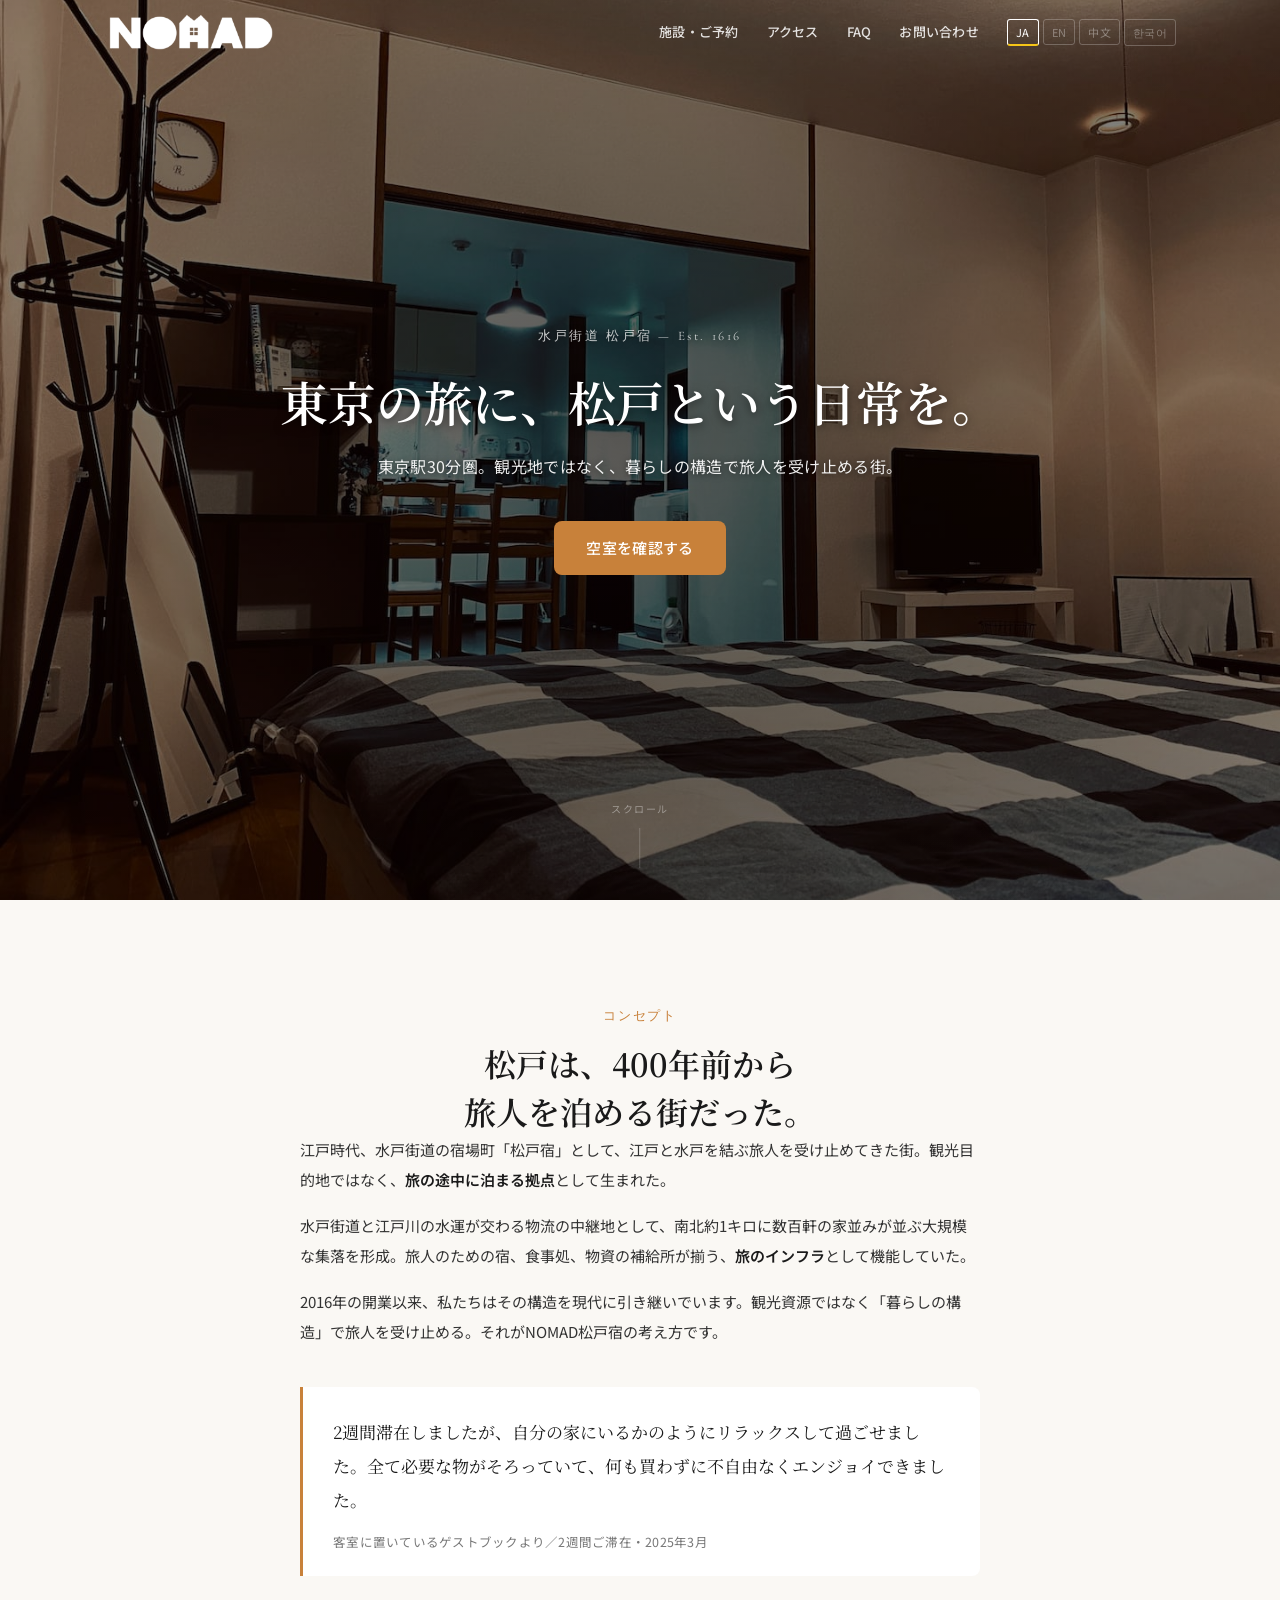
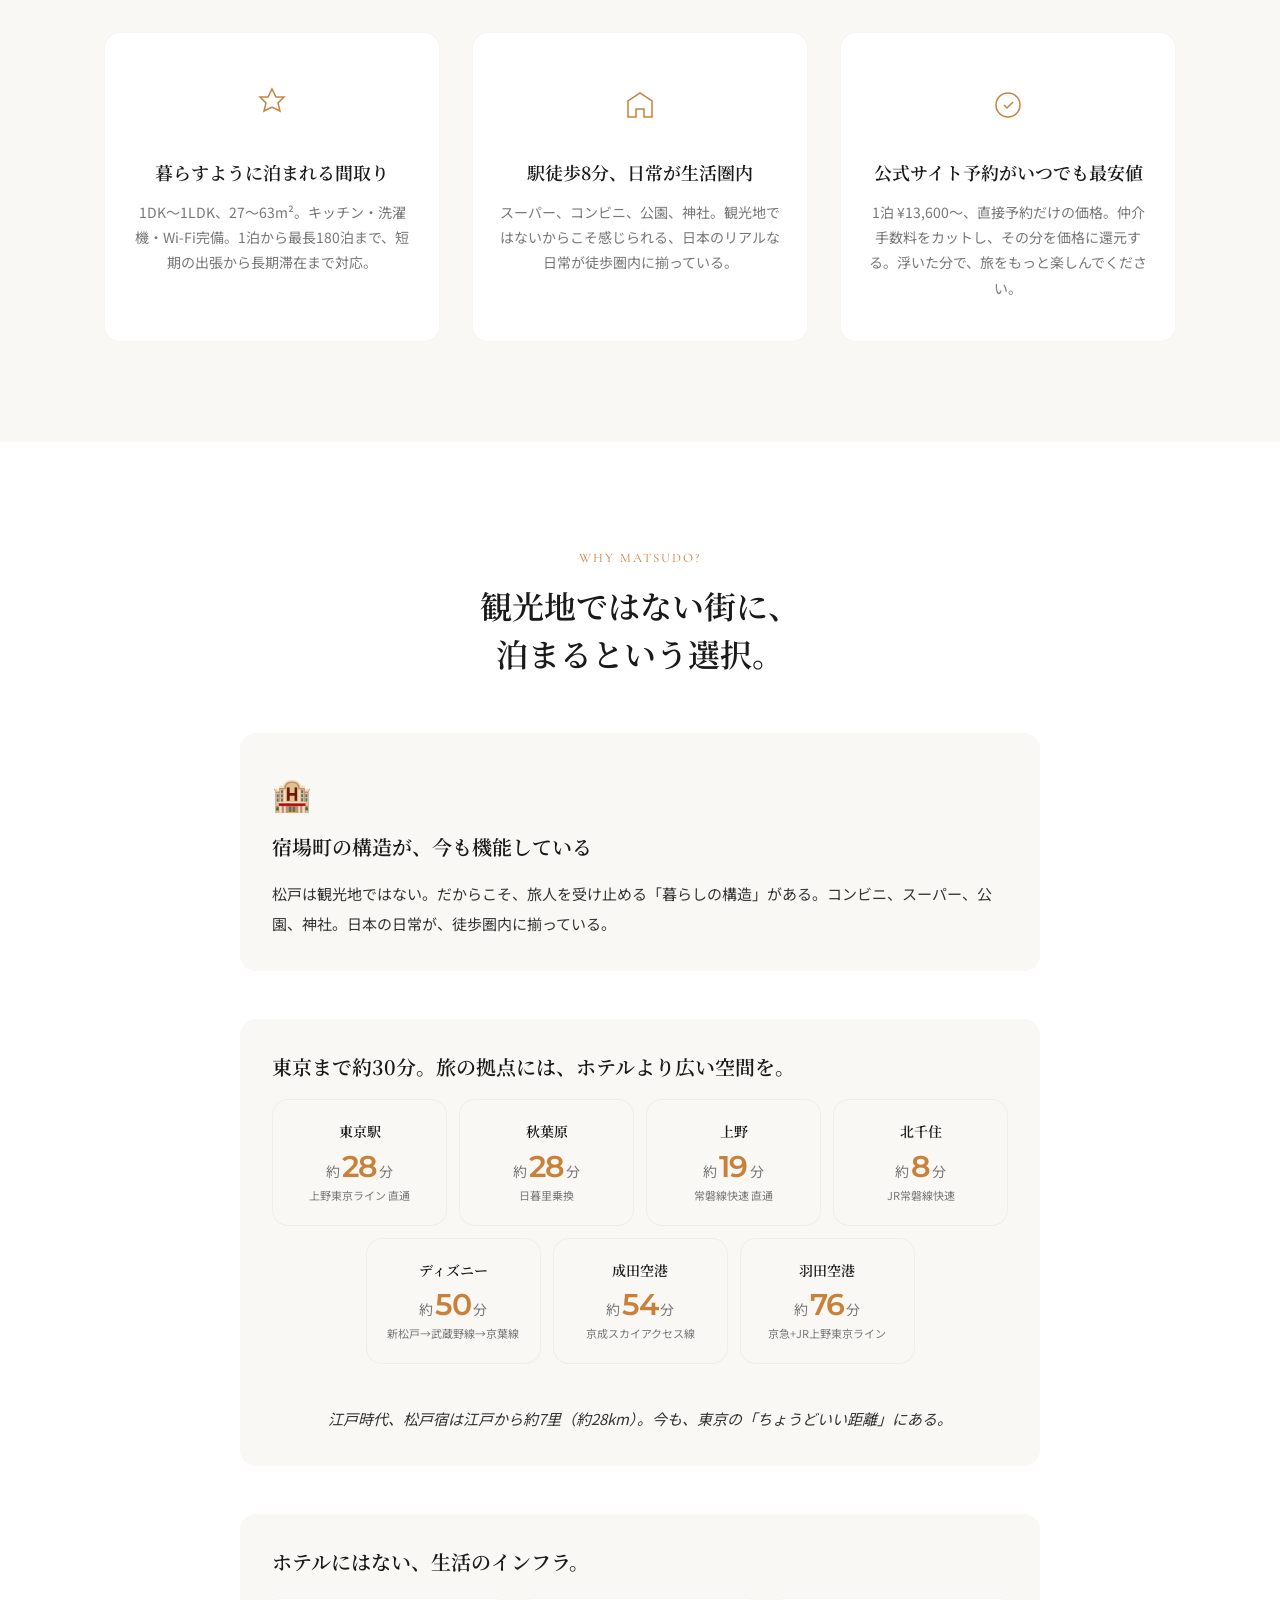
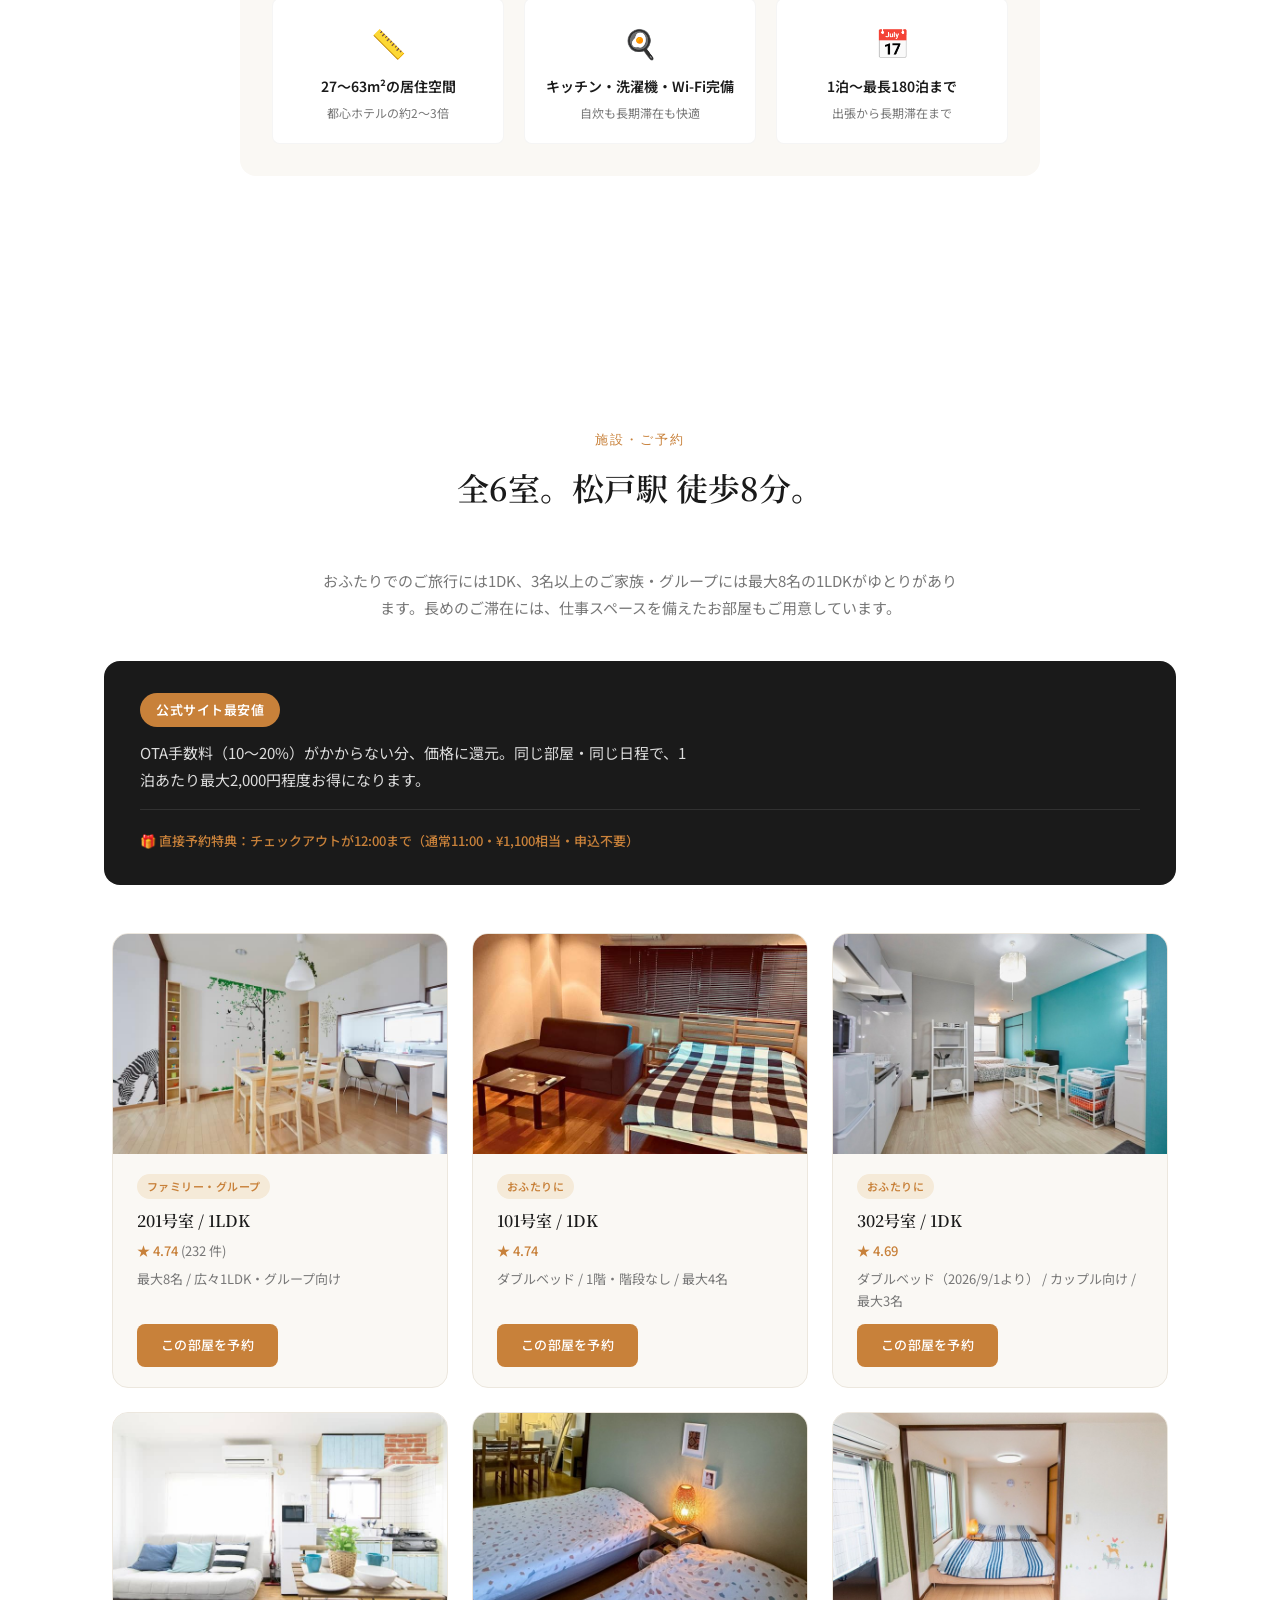
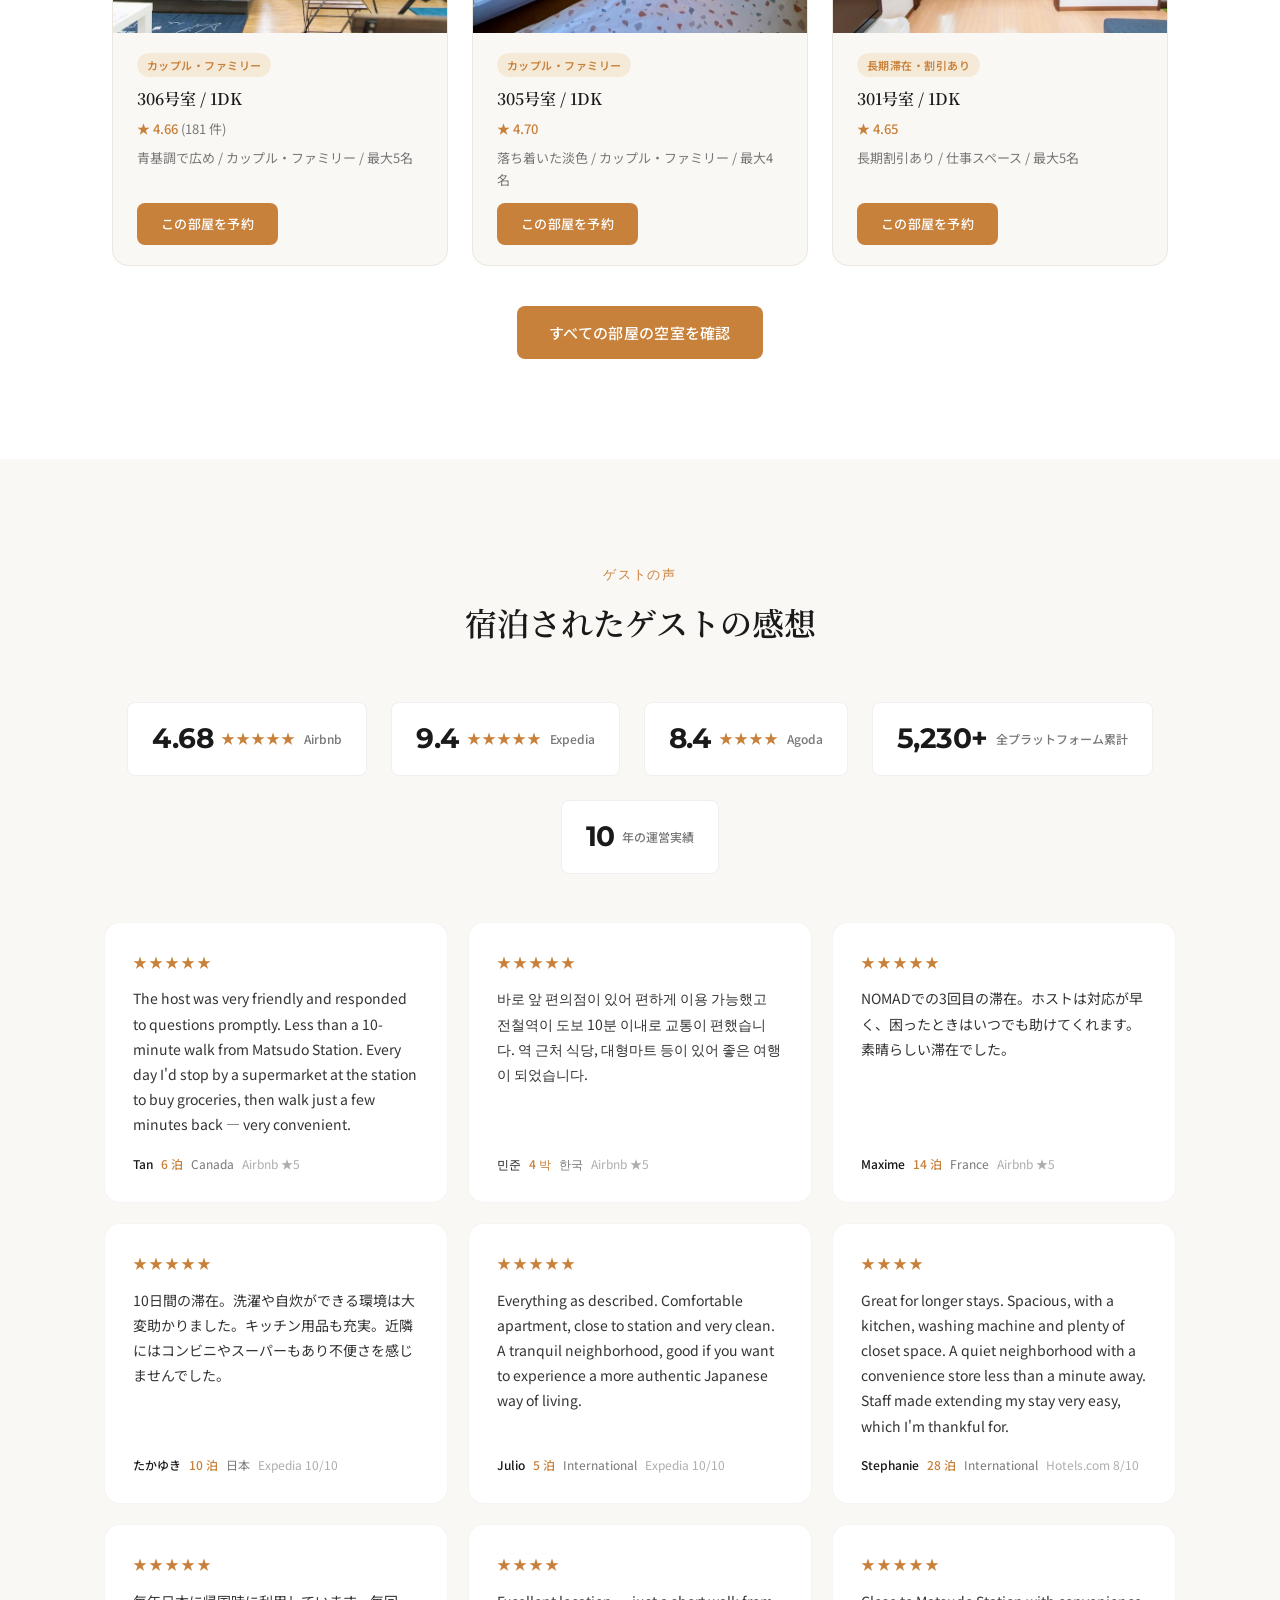
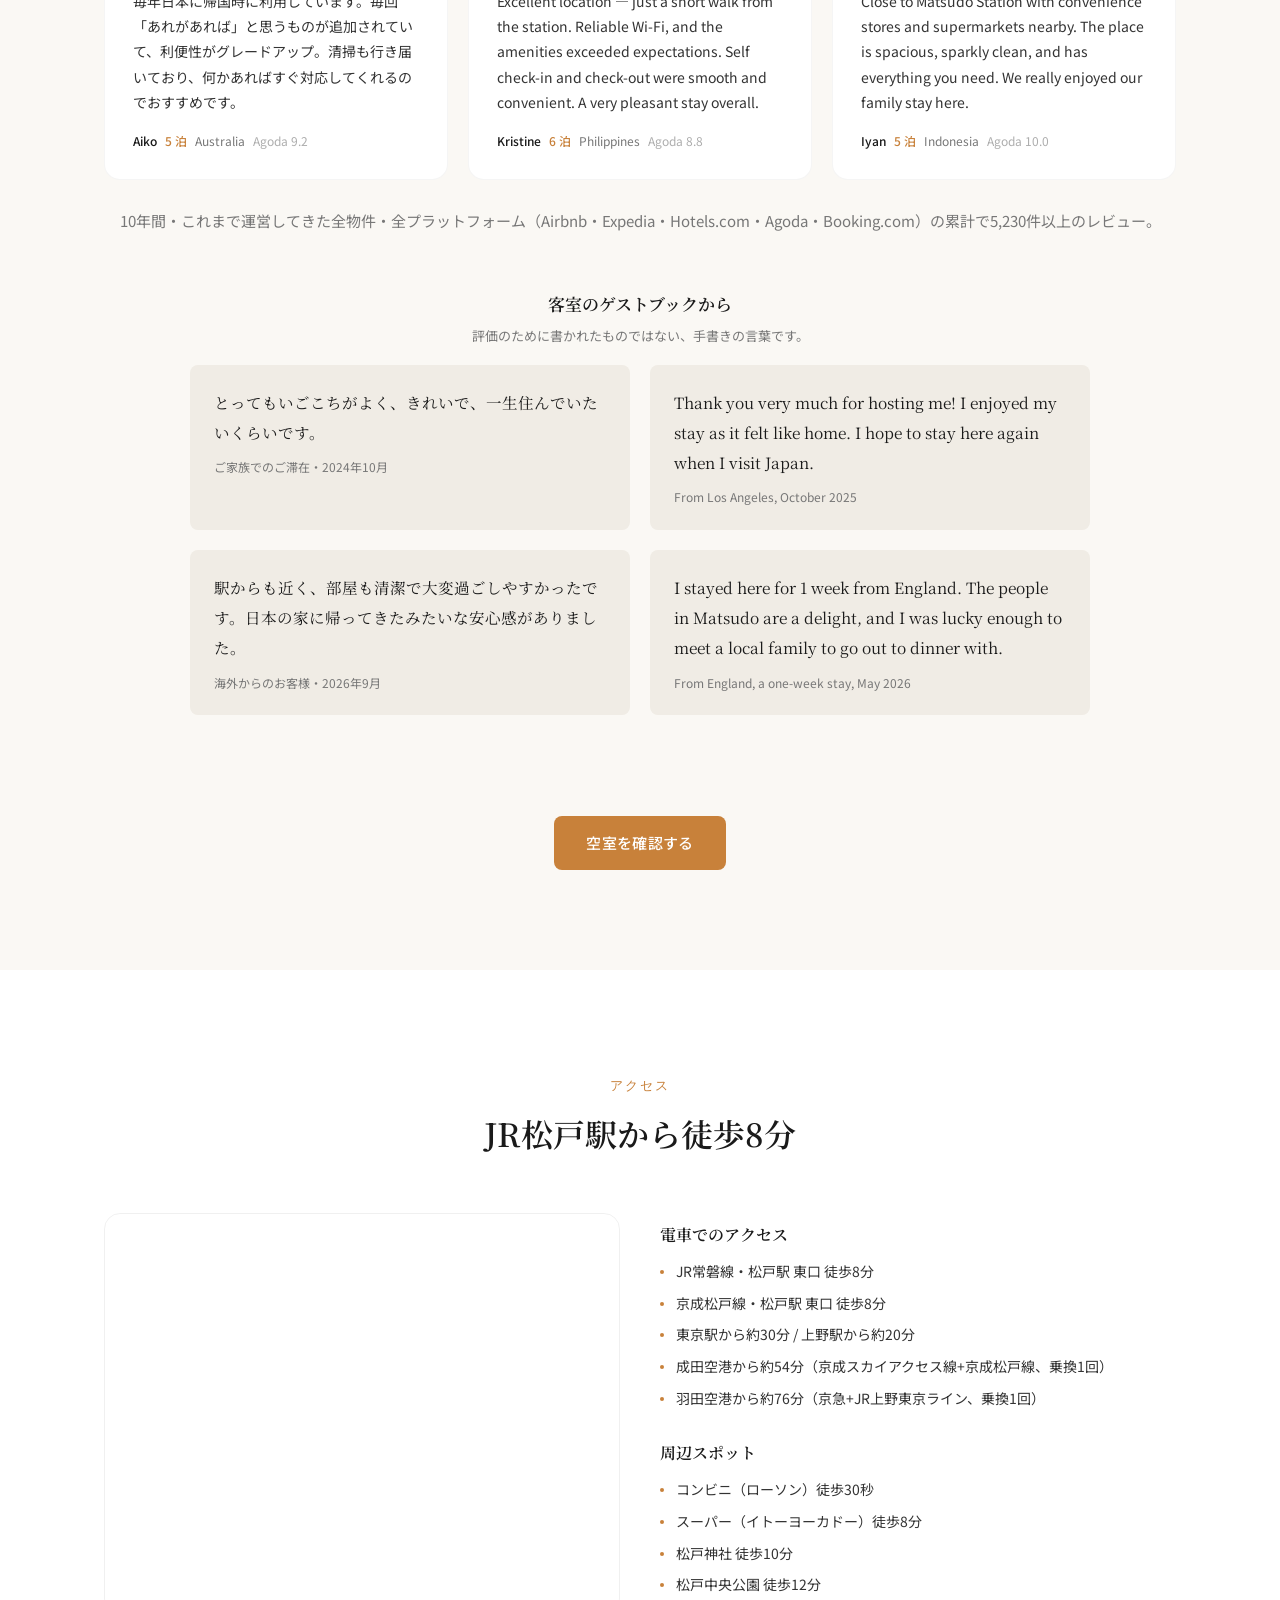
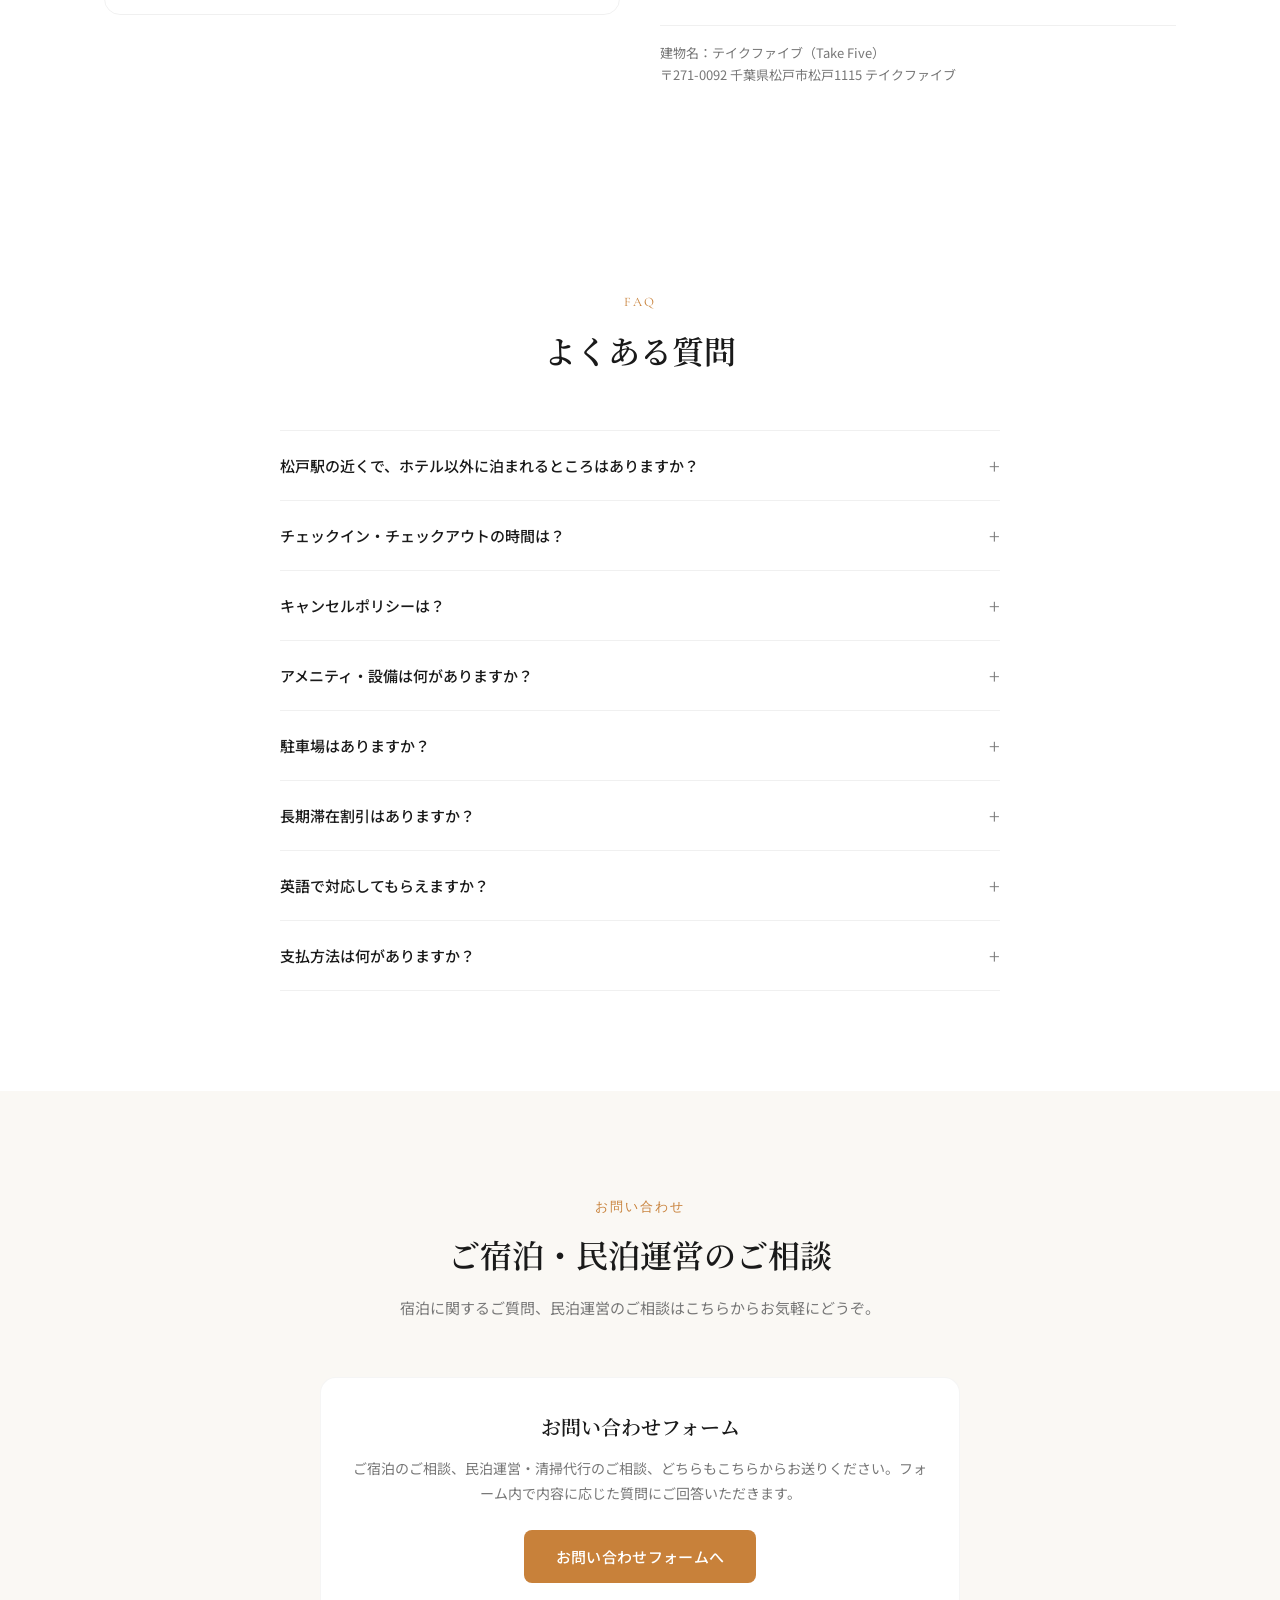
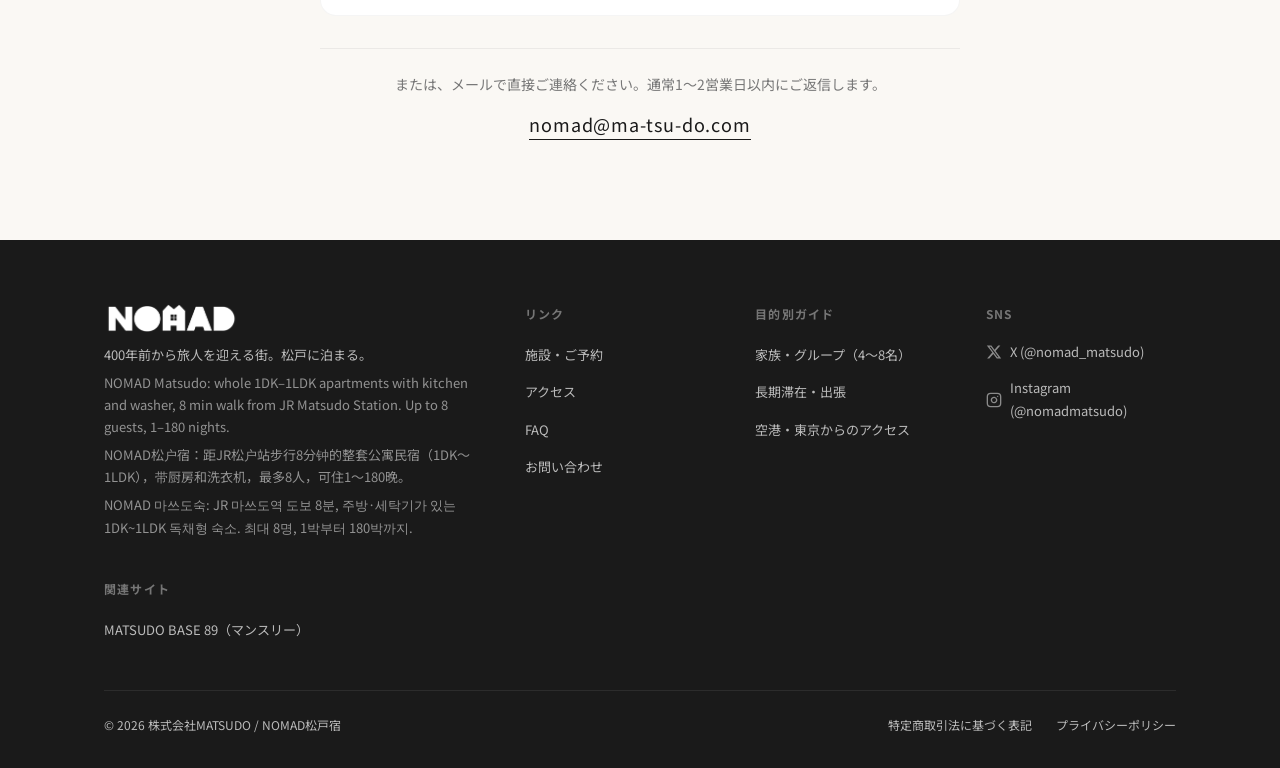
<file: index.html>
<!DOCTYPE html>
<html lang="ja">
<head>
  <meta charset="UTF-8">
  <meta name="viewport" content="width=device-width, initial-scale=1.0">
  <title>NOMAD 松戸宿｜松戸駅徒歩8分の民泊（キッチン付き1DK〜1LDK・最大8名）</title>
  <meta name="description" content="400年前から旅人を迎える街、松戸に泊まる。松戸駅徒歩8分・全6室の民泊（1DK中心 / 1LDKあり）。キッチン・洗濯機・Wi-Fi完備。1泊から最長180泊まで、出張・観光・長期滞在に。成田空港54分／羽田76分。公式サイト直接予約で最安値保証。">
  <meta property="og:title" content="NOMAD 松戸宿｜松戸駅徒歩8分の民泊（キッチン付き1DK〜1LDK・最大8名）">
  <meta property="og:description" content="400年前から旅人を迎えてきた松戸で、暮らすように過ごす。松戸駅徒歩8分・全6室（1DK中心 / 1LDKあり）。">
  <meta property="og:type" content="website">
  <meta property="og:url" content="https://nomadmatsudo.com">
  <meta property="og:image" content="https://nomadmatsudo.com/img/ogp-2026-10.jpg">
  <meta property="og:image:width" content="1200">
  <meta property="og:image:height" content="630">
  <meta property="og:locale" content="ja_JP">
  <meta property="og:locale:alternate" content="en_US">
  <meta property="og:locale:alternate" content="zh_CN">
  <meta property="og:locale:alternate" content="ko_KR">
  <link rel="canonical" href="https://nomadmatsudo.com">
  <meta name="robots" content="index,follow">
  <link rel="preload" as="image" href="img/hero-bg.jpg">
  <link rel="alternate" type="text/markdown" href="/llms.txt" title="llms.txt">
  <link rel="preconnect" href="https://fonts.googleapis.com">
  <link rel="preconnect" href="https://fonts.gstatic.com" crossorigin>
  <link href="https://fonts.googleapis.com/css2?family=Cormorant+Garamond:ital,wght@0,400;0,600;1,400&family=Montserrat:wght@600;700&family=Noto+Sans+JP:wght@300;400;500;700&family=Noto+Serif+JP:wght@400;600;700&display=swap" rel="stylesheet">

  <script type="application/ld+json">
  {
    "@context": "https://schema.org",
    "@type": "LodgingBusiness",
    "name": "NOMAD 松戸宿",
    "description": "松戸駅徒歩8分、キッチン・洗濯機付きの1DK〜1LDK全6室の民泊（住宅宿泊事業）。1室で最大8名まで泊まれる1LDK（201号室・63㎡）があり、家族・友人グループの滞在に向く。1泊から最長180泊まで。セルフチェックイン。公式サイトからの直接予約が最安で、チェックアウトは12:00（通常11:00）。",
    "url": "https://nomadmatsudo.com",
    "address": {
      "@type": "PostalAddress",
      "streetAddress": "松戸1115 テイクファイブ",
      "addressLocality": "松戸市",
      "addressRegion": "千葉県",
      "postalCode": "271-0092",
      "addressCountry": "JP"
    },
    "geo": {
      "@type": "GeoCoordinates",
      "latitude": 35.779743,
      "longitude": 139.901207
    },
    "offers": {
      "@type": "AggregateOffer",
      "lowPrice": 13600,
      "priceCurrency": "JPY",
      "availability": "https://schema.org/InStock",
      "url": "https://nomadmatsudo.com/"
    },
    "numberOfRooms": 6,
    "checkinTime": "15:00",
    "checkoutTime": "11:00",
    "sameAs": [
      "https://www.instagram.com/nomadmatsudo/"
    ],
    "telephone": "+81-80-5989-3393",
    "priceRange": "¥13,600〜（1泊・1室・税込総額）",
    "amenityFeature": [
      {
        "@type": "LocationFeatureSpecification",
        "name": "キッチン",
        "value": true
      },
      {
        "@type": "LocationFeatureSpecification",
        "name": "洗濯機",
        "value": true
      },
      {
        "@type": "LocationFeatureSpecification",
        "name": "無料Wi-Fi",
        "value": true
      },
      {
        "@type": "LocationFeatureSpecification",
        "name": "セルフチェックイン",
        "value": true
      },
      {
        "@type": "LocationFeatureSpecification",
        "name": "長期滞在可（最長180泊）",
        "value": true
      }
    ],
    "containsPlace": [
      {
        "@type": "Apartment",
        "name": "101号室（1DK・35㎡）",
        "floorSize": {
          "@type": "QuantitativeValue",
          "value": 35,
          "unitCode": "MTK"
        },
        "occupancy": {
          "@type": "QuantitativeValue",
          "maxValue": 4
        }
      },
      {
        "@type": "Apartment",
        "name": "201号室（1LDK・63㎡）",
        "floorSize": {
          "@type": "QuantitativeValue",
          "value": 63,
          "unitCode": "MTK"
        },
        "occupancy": {
          "@type": "QuantitativeValue",
          "maxValue": 8
        }
      },
      {
        "@type": "Apartment",
        "name": "301号室（1DK・30㎡）",
        "floorSize": {
          "@type": "QuantitativeValue",
          "value": 30,
          "unitCode": "MTK"
        },
        "occupancy": {
          "@type": "QuantitativeValue",
          "maxValue": 5
        }
      },
      {
        "@type": "Apartment",
        "name": "302号室（1DK・27㎡）",
        "floorSize": {
          "@type": "QuantitativeValue",
          "value": 27,
          "unitCode": "MTK"
        },
        "occupancy": {
          "@type": "QuantitativeValue",
          "maxValue": 3
        }
      },
      {
        "@type": "Apartment",
        "name": "305号室（1DK・27㎡）",
        "floorSize": {
          "@type": "QuantitativeValue",
          "value": 27,
          "unitCode": "MTK"
        },
        "occupancy": {
          "@type": "QuantitativeValue",
          "maxValue": 4
        }
      },
      {
        "@type": "Apartment",
        "name": "306号室（1DK・33㎡）",
        "floorSize": {
          "@type": "QuantitativeValue",
          "value": 33,
          "unitCode": "MTK"
        },
        "occupancy": {
          "@type": "QuantitativeValue",
          "maxValue": 5
        }
      }
    ]
  }
  </script>

<style>
/* ========================================
   NOMAD 松戸宿 — LP Stylesheet v6
   ======================================== */

/* --- Custom Properties --- */
:root {
  --ink: #1a1a1a;
  --warm: #c8813a;
  --warm-light: #f5ead8;
  --bg: #faf8f4;
  --bg-alt: #f0ece5;
  --text: #333;
  --text-light: #777;
  --white: #fff;
  --serif: 'Noto Serif JP', serif;
  --sans: 'Noto Sans JP', sans-serif;
  --display: 'Cormorant Garamond', serif;
  --radius: 8px;
  --radius-lg: 16px;
  --transition: 0.3s ease;
  --max-width: 1120px;
  /* NOMAD logo colors — accent use only */
  --nomad-blue: #1a3da6;
  --nomad-yellow: #f5c518;
  --nomad-red: #d4251b;
  --nomad-pink: #e87aa4;
}

/* --- Reset --- */
*, *::before, *::after { box-sizing: border-box; margin: 0; padding: 0; }
html { scroll-behavior: smooth; font-size: 16px; }
body {
  font-family: var(--sans);
  color: var(--text);
  background: var(--bg);
  line-height: 1.7;
  -webkit-font-smoothing: antialiased;
}
a { color: inherit; text-decoration: none; }
ul { list-style: none; }
img { max-width: 100%; display: block; }

/* --- Container --- */
.container { max-width: var(--max-width); margin: 0 auto; padding: 0 24px; }

/* --- Buttons --- */
.btn {
  display: inline-block;
  padding: 14px 32px;
  font-family: var(--sans);
  font-size: 15px;
  font-weight: 500;
  border-radius: var(--radius);
  transition: var(--transition);
  cursor: pointer;
  border: none;
  letter-spacing: 0.02em;
}
.btn-primary {
  background: var(--warm);
  color: var(--white);
}
.btn-primary:hover {
  background: #b57230;
  transform: translateY(-1px);
}
.btn-outline {
  background: transparent;
  color: var(--white);
  border: 1.5px solid rgba(255,255,255,0.6);
}
.btn-outline:hover {
  background: rgba(255,255,255,0.1);
  border-color: var(--white);
}

/* --- Section Common --- */
.section { padding: 100px 0; }
.section-header { text-align: center; margin-bottom: 56px; }
.section-tag {
  display: inline-block;
  font-family: var(--display);
  font-size: 13px;
  letter-spacing: 0.15em;
  text-transform: uppercase;
  color: var(--warm);
  margin-bottom: 12px;
}
.section-title {
  font-family: var(--serif);
  font-size: 32px;
  font-weight: 600;
  line-height: 1.5;
  color: var(--ink);
}
.section-lead {
  font-size: 15px;
  color: var(--text-light);
  max-width: 640px;
  margin: 16px auto 0;
  line-height: 1.8;
}

/* --- Fade-in Animation --- */
.fade-in {
  opacity: 0;
  transform: translateY(24px);
  transition: opacity 0.6s ease, transform 0.6s ease;
}
.fade-in.visible {
  opacity: 1;
  transform: translateY(0);
}

/* ========================================
   HEADER
   ======================================== */
.header {
  position: fixed;
  top: 0; left: 0; right: 0;
  z-index: 100;
  background: transparent;
  transition: background 0.3s, box-shadow 0.3s;
}
.header.scrolled {
  background: rgba(250, 248, 244, 0.96);
  backdrop-filter: blur(8px);
  box-shadow: 0 1px 0 rgba(0,0,0,0.06);
}
.header-inner {
  max-width: var(--max-width);
  margin: 0 auto;
  padding: 0 24px;
  height: 64px;
  display: flex;
  align-items: center;
  justify-content: space-between;
}
.logo {
  display: flex;
  align-items: center;
}
.logo-img {
  height: 36px;
  width: auto;
  display: block;
  /* invert on dark hero, normal on scrolled */
  filter: brightness(0) invert(1);
  transition: filter var(--transition);
}
.header.scrolled .logo-img {
  filter: none;
}

.nav { display: flex; align-items: center; gap: 28px; }
.nav-link {
  font-size: 13px;
  font-weight: 500;
  color: rgba(255,255,255,0.85);
  transition: color var(--transition);
  letter-spacing: 0.02em;
}
.nav-link:hover { color: var(--white); }
.header.scrolled .nav-link { color: var(--text); }
.header.scrolled .nav-link:hover { color: var(--warm); }

/* Language Switcher — 4 buttons */
.lang-switcher {
  display: flex;
  gap: 4px;
  align-items: center;
}
.lang-btn {
  font-family: var(--sans);
  font-size: 11px;
  padding: 4px 8px;
  border: 1px solid rgba(255,255,255,0.4);
  border-radius: 3px;
  background: transparent;
  color: rgba(255,255,255,0.6);
  cursor: pointer;
  opacity: 0.6;
  transition: var(--transition);
  letter-spacing: 0.03em;
}
.lang-btn.active,
.lang-btn:hover {
  opacity: 1;
  color: var(--white);
  border-color: var(--white);
}
.lang-btn.active {
  border-bottom: 2px solid var(--nomad-yellow);
}
.header.scrolled .lang-btn {
  border-color: var(--text-light);
  color: var(--text-light);
}
.header.scrolled .lang-btn.active,
.header.scrolled .lang-btn:hover {
  color: var(--ink);
  border-color: var(--ink);
}
.header.scrolled .lang-btn.active {
  border-bottom-color: var(--warm);
}

/* Hamburger */
.hamburger {
  display: none;
  flex-direction: column;
  gap: 5px;
  background: none;
  border: none;
  cursor: pointer;
  padding: 4px;
}
.hamburger span {
  display: block;
  width: 22px;
  height: 1.5px;
  background: var(--white);
  transition: var(--transition);
}
.header.scrolled .hamburger span { background: var(--ink); }

/* ========================================
   HERO
   ======================================== */
.hero {
  position: relative;
  min-height: 100vh;
  display: flex;
  align-items: center;
  justify-content: center;
  overflow: hidden;
  background-image: url('img/hero-bg.jpg');
  background-size: cover;
  background-position: center;
}
.hero-overlay {
  position: absolute;
  inset: 0;
  /* 中央のコピー背後にスクリムを敷いて可読性を確保（従来は50%地点が0.25で写真に負けていた） */
  background:
    radial-gradient(ellipse 72% 58% at 50% 48%,
      rgba(0, 0, 0, 0.52) 0%,
      rgba(0, 0, 0, 0.22) 68%,
      rgba(0, 0, 0, 0) 100%),
    linear-gradient(
      to bottom,
      rgba(0, 0, 0, 0.45) 0%,
      rgba(0, 0, 0, 0.30) 50%,
      rgba(0, 0, 0, 0.55) 100%
    );
}
.hero-content {
  position: relative;
  z-index: 1;
  text-align: center;
  padding: 0 24px;
}
.hero-tag {
  font-family: var(--display);
  font-size: 13px;
  letter-spacing: 0.2em;
  color: rgba(255,255,255,0.78);
  margin-bottom: 20px;
  text-shadow: 0 1px 6px rgba(0,0,0,0.55);
}
.hero-title {
  font-family: var(--serif);
  font-size: 48px;
  font-weight: 600;
  color: var(--white);
  line-height: 1.4;
  margin-bottom: 16px;
  text-shadow: 0 2px 10px rgba(0,0,0,0.5);
}
.hero-subtitle {
  font-family: var(--sans);
  font-size: 16px;
  font-weight: 400;
  line-height: 1.9;
  letter-spacing: 0.02em;
  color: rgba(255,255,255,0.92);
  max-width: 34em;
  margin: 0 auto 40px;
  text-shadow: 0 1px 6px rgba(0,0,0,0.55);
}
.hero-cta {
  display: flex;
  gap: 16px;
  justify-content: center;
  flex-wrap: wrap;
}
.hero-scroll {
  position: absolute;
  bottom: 32px;
  left: 50%;
  transform: translateX(-50%);
  text-align: center;
  z-index: 1;
}
.hero-scroll span {
  font-size: 10px;
  letter-spacing: 0.15em;
  text-transform: uppercase;
  color: rgba(255,255,255,0.4);
}
.scroll-line {
  width: 1px;
  height: 40px;
  background: rgba(255,255,255,0.2);
  margin: 8px auto 0;
  animation: scrollPulse 2s ease-in-out infinite;
}
@keyframes scrollPulse {
  0%, 100% { opacity: 0.2; transform: scaleY(0.6); }
  50% { opacity: 0.6; transform: scaleY(1); }
}

/* ========================================
   CONCEPT
   ======================================== */
.concept { background: var(--bg); }
.concept-lead-body { max-width: 680px; margin: 0 auto 40px; text-align: left; }
.concept-lead-body p { font-size: 15px; line-height: 2; color: var(--text); margin-bottom: 16px; }
.concept-lead-body p:last-child { margin-bottom: 0; }
.concept-lead-body strong { color: var(--ink); font-weight: 600; }
/* --- ゲストブックの引用（手書きの一次情報） --- */
.gb-quote { max-width: 680px; margin: 0 auto 44px; padding: 28px 30px 24px;
  background: var(--white); border-left: 3px solid var(--warm);
  border-radius: 0 var(--radius) var(--radius) 0; }
.gb-quote p { font-family: var(--serif); font-size: 17px; line-height: 2; color: var(--ink);
  margin: 0 0 14px; text-align: left; }
.gb-quote .gb-src { text-align: left; font-size: 12.5px; line-height: 1.7; color: var(--text-light); letter-spacing: .02em; }
.gb-list { display: grid; grid-template-columns: repeat(2, 1fr); gap: 20px;
  max-width: 900px; margin: 0 auto; }
.gb-item { background: var(--bg-alt); border-radius: var(--radius); padding: 22px 24px; text-align: left; }
.gb-item p { font-family: var(--serif); font-size: 15.5px; line-height: 1.95; color: var(--ink); margin: 0 0 10px; }
.gb-item .gb-src { font-size: 12px; color: var(--text-light); }
.gb-head { max-width: 900px; margin: 56px auto 18px; text-align: center; }
.gb-head h3 { font-family: var(--serif); font-size: 17px; font-weight: 600; color: var(--ink); margin: 0 0 6px; }
.gb-head p { font-size: 13px; color: var(--text-light); margin: 0; }
@media (max-width: 760px) { .gb-list { grid-template-columns: 1fr; } .gb-quote { padding: 22px 20px 20px; } .gb-quote p { font-size: 15.5px; } }
.concept-grid {
  display: grid;
  grid-template-columns: repeat(3, 1fr);
  gap: 32px;
}
.concept-card {
  text-align: center;
  padding: 40px 24px;
  background: var(--white);
  border-radius: var(--radius-lg);
  border: 1px solid rgba(0,0,0,0.04);
  transition: box-shadow var(--transition);
}
.concept-card:hover {
  box-shadow: 0 8px 32px rgba(0,0,0,0.06);
}
.concept-icon {
  width: 64px;
  height: 64px;
  margin: 0 auto 20px;
  display: flex;
  align-items: center;
  justify-content: center;
  color: var(--warm);
}
.concept-title {
  font-family: var(--serif);
  font-size: 18px;
  font-weight: 600;
  color: var(--ink);
  margin-bottom: 12px;
}
.concept-desc {
  font-size: 14px;
  color: var(--text-light);
  line-height: 1.8;
}

/* ========================================
   WHY MATSUDO
   ======================================== */
.why-matsudo { background: var(--white); }
.why-block {
  max-width: 800px;
  margin: 0 auto 48px;
  padding: 32px;
  background: var(--bg);
  border-radius: var(--radius-lg);
}
.why-block h3 {
  font-family: var(--serif);
  font-size: 20px;
  font-weight: 600;
  color: var(--ink);
  margin-bottom: 16px;
  line-height: 1.6;
}
.why-block > p {
  font-size: 15px;
  line-height: 2;
  color: var(--text);
}
.why-block-icon {
  font-size: 32px;
  margin-bottom: 12px;
}
.access-note {
  font-size: 13px;
  color: var(--text-light);
  margin-top: 16px;
  font-style: italic;
  text-align: center;
}
.comfort-points {
  display: grid;
  grid-template-columns: repeat(3, 1fr);
  gap: 20px;
  margin-top: 20px;
}
.comfort-point {
  text-align: center;
  padding: 20px 12px;
  background: var(--white);
  border-radius: var(--radius);
  border: 1px solid rgba(0,0,0,0.04);
}
.comfort-icon { font-size: 28px; display: block; margin-bottom: 8px; }
.comfort-point span:not(.comfort-icon) { display: block; font-size: 14px; font-weight: 600; color: var(--ink); margin-bottom: 4px; }
.comfort-point small { display: block; font-size: 12px; color: var(--text-light); }
.transit-grid {
  /* 7枚を4+3の中央揃えに。6列グリッドだと羽田空港だけが2行目左端に孤立し、
     7列に詰めるとカードが約97pxまで痩せて路線名が折り返す */
  display: flex;
  flex-wrap: wrap;
  justify-content: center;
  gap: 12px;
  margin-bottom: 40px;
}
.transit-card {
  flex: 0 1 calc(25% - 9px);
  min-width: 148px;
  background: var(--bg);
  border-radius: var(--radius-lg);
  padding: 20px 12px;
  text-align: center;
  border: 1px solid rgba(0,0,0,0.04);
  transition: box-shadow var(--transition), transform var(--transition);
}
.transit-card:hover {
  box-shadow: 0 8px 24px rgba(0,0,0,0.06);
  transform: translateY(-2px);
}
.transit-dest {
  display: block;
  font-family: var(--serif);
  font-size: 14px;
  font-weight: 600;
  color: var(--ink);
  margin-bottom: 8px;
}
.transit-time {
  display: flex;
  align-items: baseline;
  justify-content: center;
  color: var(--warm);
  margin-bottom: 4px;
  line-height: 1;
}
.transit-time .t-num {
  font-family: 'Montserrat', var(--sans);
  font-size: 30px;
  font-weight: 600;
  letter-spacing: -0.02em;
}
.transit-time .t-fix {
  font-family: var(--sans);
  font-size: 14px;
  font-weight: 400;
  color: var(--text-light);
  margin: 0 2px;
}
.transit-line {
  display: block;
  font-size: 11px;
  color: var(--text-light);
}
.why-cta { text-align: center; }

/* ========================================
   ROOMS
   ======================================== */
.rooms { background: var(--white); }
.rooms-stats {
  display: flex;
  justify-content: center;
  gap: 48px;
  margin-bottom: 48px;
}
.stat { text-align: center; }
.stat-num {
  display: block;
  font-family: 'Montserrat', var(--sans);
  font-size: 40px;
  letter-spacing: -0.02em;
  font-weight: 600;
  color: var(--ink);
}
.stat-label {
  font-size: 13px;
  color: var(--text-light);
}
.rooms-grid {
  display: grid;
  /* auto-fit + 上限幅：1〜3枚のどのカテゴリでもカードが伸びきらず中央に揃う */
  /* 3列 × 336px + gap48px = 1056px ≤ コンテナ内寸1072px（342pxだと2pxはみ出して2列に落ちる） */
  grid-template-columns: repeat(auto-fit, minmax(260px, 336px));
  justify-content: center;
  gap: 24px;
  margin-bottom: 40px;
}
.room-card {
  border-radius: var(--radius-lg);
  overflow: hidden;
  background: var(--bg);
  transition: transform var(--transition), box-shadow var(--transition);
}
.room-card:hover {
  transform: translateY(-4px);
  box-shadow: 0 12px 40px rgba(0,0,0,0.08);
}
.room-img {
  height: 220px;
  display: flex;
  align-items: center;
  justify-content: center;
}
.room-img img {
  width: 100%;
  height: 220px;
  object-fit: cover;
}
.room-placeholder {
  font-size: 13px;
  color: var(--text-light);
}
.room-info {
  padding: 20px 24px;
}
.room-info h3 {
  font-family: var(--serif);
  font-size: 16px;
  font-weight: 600;
  color: var(--ink);
  margin-bottom: 6px;
}
.room-info p {
  font-size: 13px;
  color: var(--text-light);
}
.room-category-label {
  font-family: var(--serif);
  font-size: 16px;
  font-weight: 600;
  color: var(--ink);
  margin-bottom: 20px;
  padding-left: 16px;
  border-left: 3px solid var(--warm);
}
.room-rating {
  font-size: 13px;
  color: var(--warm);
  font-weight: 500;
  margin-bottom: 6px;
}
.room-rating span {
  color: var(--text-light);
  font-weight: 400;
}
.room-book-btn {
  display: inline-block;
  margin-top: 12px;
  padding: 10px 24px;
  font-size: 13px;
  font-weight: 500;
  color: var(--white);
  background: var(--warm);
  border: none;
  border-radius: var(--radius);
  transition: var(--transition);
  letter-spacing: 0.02em;
}
.room-book-btn:hover {
  background: #b57230;
  transform: translateY(-1px);
  color: var(--white);
}
.room-type-tag {
  display: inline-block;
  margin-bottom: 8px;
  padding: 3px 10px;
  font-size: 11px;
  font-weight: 600;
  letter-spacing: 0.04em;
  color: var(--warm);
  background: var(--warm-light);
  border-radius: 999px;
  align-self: flex-start;
}
/* カードの高さが揃わないと予約ボタンの位置がばらつくため、下端で揃える */
.room-card { display: flex; flex-direction: column; border: 1px solid #ece7de; }
.room-info { display: flex; flex-direction: column; flex: 1; }
.room-info p { margin-bottom: 12px; }
.room-info > .room-book-btn { margin-top: auto; align-self: flex-start; }
.rooms-cta { text-align: center; }
.room-card--inquiry {
  background: #f4f1ec;
  border: 1px solid rgba(0,0,0,0.06);
}
.room-card--inquiry:hover { transform: none; }
.room-card--inquiry .room-img img { filter: grayscale(0.35); }
.room-card--inquiry .room-info h3 { color: var(--text-light); }
.room-inquiry-badge {
  display: inline-block;
  margin-bottom: 8px;
  padding: 3px 10px;
  font-size: 11px;
  font-weight: 600;
  letter-spacing: 0.04em;
  color: var(--white);
  background: var(--text-light);
  border-radius: 999px;
}
.room-inquiry-note {
  margin-top: 8px;
  font-size: 13px;
  line-height: 1.7;
  color: var(--text-light);
}
.room-inquiry-ctas {
  display: flex;
  flex-wrap: wrap;
  gap: 8px;
  margin-top: 12px;
}
.room-inquiry-ctas .room-book-btn { margin-top: 0; }
.room-book-btn--secondary {
  background: transparent;
  color: var(--warm);
  border: 1px solid var(--warm);
}
.room-book-btn--secondary:hover {
  background: var(--warm);
  color: var(--white);
}

/* ========================================
   BEST PRICE BANNER
   ======================================== */
.best-price-banner {
  background: var(--ink);
  border-radius: var(--radius-lg);
  margin: 0 0 48px;
  overflow: hidden;
}
.best-price-inner {
  padding: 32px 36px;
}
.best-price-main {
  margin-bottom: 16px;
}
.best-price-badge {
  display: inline-block;
  background: var(--warm);
  color: var(--white);
  font-size: 13px;
  font-weight: 600;
  padding: 6px 16px;
  border-radius: 100px;
  letter-spacing: 0.04em;
  margin-bottom: 12px;
}
.best-price-reason {
  font-size: 15px;
  color: rgba(255, 255, 255, 0.85);
  line-height: 1.8;
  max-width: 560px;
}
.best-price-perk {
  padding-top: 16px;
  border-top: 1px solid rgba(255, 255, 255, 0.1);
}
.best-price-perk span {
  font-size: 13px;
  color: var(--warm);
  font-weight: 500;
}

/* ========================================
   REVIEWS
   ======================================== */
.reviews { background: var(--bg); }
.review-badges {
  display: flex;
  flex-wrap: wrap;
  justify-content: center;
  gap: 24px;
  margin-bottom: 48px;
}
.review-badge {
  display: flex;
  align-items: center;
  gap: 8px;
  background: var(--white);
  padding: 12px 24px;
  border-radius: var(--radius);
  border: 1px solid rgba(0,0,0,0.06);
}
.badge-score {
  font-family: 'Montserrat', var(--sans);
  font-size: 28px;
  font-weight: 700;
  letter-spacing: -0.02em;
  color: var(--ink);
}
.badge-stars {
  color: var(--warm);
  font-size: 14px;
  letter-spacing: 1px;
}
.badge-source {
  font-size: 12px;
  color: var(--text-light);
  font-weight: 500;
}
/* Repeater Highlight */
.repeater-stories {
  max-width: 900px;
  margin: 0 auto 48px;
}
.repeater-title {
  font-family: var(--serif);
  font-size: 18px;
  font-weight: 600;
  color: var(--ink);
  margin-bottom: 24px;
  text-align: center;
}
.repeater-grid {
  display: grid;
  grid-template-columns: repeat(3, 1fr);
  gap: 20px;
}
.repeater-card {
  background: var(--white);
  border-radius: var(--radius-lg);
  padding: 28px 24px;
  border: 1px solid rgba(0,0,0,0.04);
}
.repeater-count {
  display: block;
  font-family: 'Montserrat', var(--sans);
  font-size: 28px;
  letter-spacing: -0.02em;
  font-weight: 600;
  color: var(--warm);
  margin-bottom: 12px;
}
.repeater-card blockquote {
  font-size: 14px;
  color: var(--text);
  line-height: 1.8;
  margin-bottom: 12px;
  padding: 0;
  border: none;
}
.repeater-card cite {
  display: block;
  font-size: 12px;
  color: var(--text-light);
  font-style: normal;
}

/* Section CTA (shared) */
.section-cta {
  text-align: center;
  margin-top: 48px;
}

.reviews-grid {
  display: grid;
  grid-template-columns: repeat(3, 1fr);
  gap: 20px;
}
.review-card {
  background: var(--white);
  border-radius: var(--radius-lg);
  padding: 28px;
  border: 1px solid rgba(0,0,0,0.04);
  display: flex;
  flex-direction: column;
}
.review-stars {
  color: var(--warm);
  font-size: 14px;
  letter-spacing: 2px;
  margin-bottom: 12px;
}
.review-text {
  font-size: 14px;
  line-height: 1.8;
  color: var(--text);
  flex: 1;
  margin-bottom: 16px;
}
.review-author {
  display: flex;
  align-items: center;
  gap: 8px;
  font-size: 12px;
  color: var(--text-light);
}
.author-name { font-weight: 500; color: var(--ink); }
.author-stay { font-size: 12px; color: var(--warm); font-weight: 500; }
.author-via { opacity: 0.6; }

/* ========================================
   ACCESS
   ======================================== */
.access { background: var(--white); }
.access-grid {
  display: grid;
  grid-template-columns: 1fr 1fr;
  gap: 40px;
  align-items: start;
}
.access-map {
  border-radius: var(--radius-lg);
  overflow: hidden;
  border: 1px solid rgba(0,0,0,0.06);
}
.access-map iframe { display: block; }
.access-info { padding-top: 8px; }
.access-item { margin-bottom: 28px; }
.access-item h3 {
  font-family: var(--serif);
  font-size: 16px;
  font-weight: 600;
  color: var(--ink);
  margin-bottom: 12px;
}
.access-item ul { display: flex; flex-direction: column; gap: 8px; }
.access-item li {
  font-size: 14px;
  color: var(--text);
  padding-left: 16px;
  position: relative;
}
.access-item li::before {
  content: '';
  position: absolute;
  left: 0;
  top: 10px;
  width: 4px;
  height: 4px;
  border-radius: 50%;
  background: var(--warm);
}
.access-address {
  padding-top: 16px;
  border-top: 1px solid rgba(0,0,0,0.06);
}
.access-address p {
  font-size: 13px;
  color: var(--text-light);
}

/* ========================================
   PHILOSOPHY / SNS
   ======================================== */
.philosophy { background: var(--bg); }
.philosophy-principles {
  display: grid;
  grid-template-columns: repeat(3, 1fr);
  gap: 24px;
  margin: 0 auto 48px;
  max-width: 960px;
}
.principle-card {
  background: var(--white);
  border-radius: var(--radius-lg);
  padding: 32px 24px;
  border: 1px solid rgba(0,0,0,0.04);
}
.principle-num {
  display: block;
  font-family: var(--display);
  font-size: 36px;
  font-weight: 600;
  color: var(--warm);
  margin-bottom: 16px;
  line-height: 1;
}
.principle-card h3 {
  font-family: var(--serif);
  font-size: 16px;
  font-weight: 600;
  color: var(--ink);
  margin-bottom: 12px;
  line-height: 1.6;
}
.principle-card p {
  font-size: 14px;
  line-height: 1.9;
  color: var(--text);
}
.note-articles {
  max-width: 640px;
  margin: 0 auto 48px;
  background: var(--white);
  border-radius: var(--radius-lg);
  padding: 32px;
  border: 1px solid rgba(0,0,0,0.04);
}
.note-heading {
  display: flex;
  align-items: center;
  gap: 8px;
  font-size: 14px;
  font-weight: 500;
  color: var(--ink);
  margin-bottom: 16px;
}
.note-heading svg { color: var(--warm); flex-shrink: 0; }
.note-list { display: flex; flex-direction: column; gap: 10px; }
.note-list li { padding-left: 20px; position: relative; }
.note-list li::before {
  content: '';
  position: absolute;
  left: 0;
  top: 10px;
  width: 8px;
  height: 1px;
  background: var(--warm);
}
.note-list a {
  font-size: 14px;
  color: var(--text);
  transition: color var(--transition);
}
.note-list a:hover { color: var(--warm); }
.note-more {
  display: inline-block;
  margin-top: 16px;
  font-size: 13px;
  color: var(--warm);
  font-weight: 500;
  transition: opacity var(--transition);
}
.note-more:hover { opacity: 0.7; }

.sns-grid {
  display: grid;
  grid-template-columns: 1fr 1fr;
  gap: 24px;
  max-width: 720px;
  margin: 0 auto;
}
.sns-card {
  background: var(--white);
  border-radius: var(--radius-lg);
  padding: 28px;
  border: 1px solid rgba(0,0,0,0.04);
}
.sns-card h3 {
  display: flex;
  align-items: center;
  gap: 8px;
  font-size: 14px;
  font-weight: 500;
  color: var(--ink);
  margin-bottom: 8px;
}
.sns-card h3 svg { color: var(--text-light); }
.sns-handle {
  font-size: 13px;
  color: var(--warm);
  display: block;
  margin-bottom: 16px;
}
/* ========================================
   FAQ
   ======================================== */
.faq { background: var(--white); }
.faq-list {
  max-width: 720px;
  margin: 0 auto;
}
.faq-item {
  border-bottom: 1px solid rgba(0,0,0,0.06);
}
.faq-item:first-child { border-top: 1px solid rgba(0,0,0,0.06); }
.faq-q {
  width: 100%;
  display: flex;
  align-items: center;
  justify-content: space-between;
  gap: 16px;
  padding: 20px 0;
  font-family: var(--sans);
  font-size: 15px;
  font-weight: 500;
  color: var(--ink);
  background: none;
  border: none;
  cursor: pointer;
  text-align: left;
  transition: color var(--transition);
}
.faq-q:hover { color: var(--warm); }
.footer-multi { font-size: 12px; opacity: .75; margin-top: 6px; }
.faq-toggle {
  font-size: 20px;
  font-weight: 300;
  color: var(--text-light);
  flex-shrink: 0;
  transition: transform var(--transition);
}
.faq-item.open .faq-toggle { transform: rotate(45deg); }
.faq-a {
  max-height: 0;
  overflow: hidden;
  transition: max-height 0.35s ease, padding 0.35s ease;
}
.faq-item.open .faq-a {
  max-height: 300px;
  padding-bottom: 20px;
}
.faq-a p {
  font-size: 14px;
  color: var(--text-light);
  line-height: 1.8;
}

/* ========================================
   CONTACT
   ======================================== */
.contact { background: var(--bg); }
.contact-grid {
  display: grid;
  grid-template-columns: 1fr 1fr;
  gap: 24px;
  margin-bottom: 40px;
}
.contact-card {
  background: var(--white);
  border-radius: var(--radius-lg);
  padding: 32px 28px;
  display: flex;
  flex-direction: column;
  gap: 12px;
  border: 1px solid rgba(0,0,0,0.04);
}
.contact-icon {
  color: var(--warm);
  margin-bottom: 4px;
}
.contact-card h3 {
  font-family: var(--serif);
  font-size: 18px;
  font-weight: 600;
  color: var(--ink);
  letter-spacing: 0.04em;
}
.contact-card p {
  font-size: 14px;
  line-height: 1.8;
  color: var(--text-light);
  flex: 1;
}
.contact-actions {
  display: flex;
  flex-direction: column;
  gap: 10px;
  margin-top: 8px;
}
.contact-btn {
  text-align: center;
}
.contact-email {
  font-size: 13px;
  color: var(--text-light);
  text-decoration: none;
  text-align: center;
  letter-spacing: 0.02em;
  transition: color 0.2s;
}
.contact-email:hover {
  color: var(--text);
}
.contact-direct {
  text-align: center;
  padding: 32px 0 8px;
  border-top: 1px solid rgba(0,0,0,0.06);
}
.contact-direct p {
  font-size: 14px;
  color: var(--text-light);
  margin-bottom: 12px;
}
.contact-email-large {
  font-size: 18px;
  color: var(--ink);
  text-decoration: none;
  letter-spacing: 0.05em;
  border-bottom: 1px solid currentColor;
  padding-bottom: 2px;
  transition: opacity 0.2s;
}
.contact-email-large:hover {
  opacity: 0.7;
}

/* ========================================
   FOOTER
   ======================================== */
.footer {
  background: var(--ink);
  color: rgba(255,255,255,0.7);
  padding: 64px 0 32px;
}
.footer-grid {
  display: grid;
  grid-template-columns: 2fr 1fr 1fr 1fr;
  gap: 40px;
  margin-bottom: 48px;
}
.footer-logo {
  margin-bottom: 12px;
}
.footer-logo .logo-img {
  height: 28px;
  width: auto;
  filter: brightness(0) invert(1);
}
.footer-desc { font-size: 13px; line-height: 1.7; }
.footer-links h4 {
  font-size: 12px;
  letter-spacing: 0.1em;
  text-transform: uppercase;
  color: rgba(255,255,255,0.4);
  margin-bottom: 16px;
}
.footer-links ul { display: flex; flex-direction: column; gap: 10px; }
.footer-links a {
  font-size: 13px;
  transition: color var(--transition);
}
.footer-links a:hover { color: var(--warm); }
.footer-links li a { display: inline-flex; align-items: center; gap: 8px; }
.footer-links li a svg { flex-shrink: 0; opacity: 0.7; transition: opacity var(--transition); }
.footer-links li a:hover svg { opacity: 1; }
.footer-bottom {
  display: flex;
  justify-content: space-between;
  align-items: center;
  padding-top: 24px;
  border-top: 1px solid rgba(255,255,255,0.08);
  font-size: 12px;
}
.footer-legal { display: flex; gap: 24px; }
.footer-legal a { transition: color var(--transition); }
.footer-legal a:hover { color: var(--warm); }

/* ========================================
   RESPONSIVE
   ======================================== */
@media (max-width: 1024px) {
  .concept-grid { grid-template-columns: repeat(3, 1fr); gap: 20px; }
  .transit-card { flex-basis: calc(33.333% - 8px); }
  .rooms-grid { grid-template-columns: repeat(2, 1fr); }
  .reviews-grid { grid-template-columns: repeat(2, 1fr); }
  .footer-grid { grid-template-columns: 1fr 1fr; }
}

@media (max-width: 768px) {
  .section { padding: 72px 0; }
  .section-title { font-size: 24px; }

  /* Header */
  .nav {
    display: none;
    position: fixed;
    top: 64px;
    left: 0; right: 0;
    background: rgba(250, 248, 244, 0.98);
    backdrop-filter: blur(12px);
    flex-direction: column;
    padding: 24px;
    gap: 0;
    border-bottom: 1px solid rgba(0,0,0,0.06);
  }
  .nav.open { display: flex; }
  .nav-link {
    color: var(--text) !important;
    padding: 14px 0;
    border-bottom: 1px solid rgba(0,0,0,0.04);
    font-size: 15px;
  }
  .lang-switcher {
    margin-top: 12px;
    align-self: flex-start;
  }
  .lang-btn {
    color: var(--text) !important;
    border-color: var(--text-light) !important;
  }
  .hamburger { display: flex; }

  /* Hero */
  .hero-title { font-size: 28px; }
  .hero-subtitle { font-size: 16px; }
  .hero-cta { flex-direction: column; align-items: center; }

  /* Concept */
  .concept-grid { grid-template-columns: 1fr; gap: 16px; }
  .concept-card { padding: 28px 20px; }

  /* Why Matsudo */
  .why-block { padding: 24px 20px; margin-bottom: 32px; }
  .why-block h3 { font-size: 17px; }
  .transit-card { flex-basis: calc(50% - 6px); min-width: 0; }
  .transit-time .t-num { font-size: 26px; }
  .comfort-points { grid-template-columns: 1fr; gap: 12px; }

  /* Rooms */
  .rooms-stats { gap: 24px; }
  .stat-num { font-size: 28px; }
  /* 768px以下でも2枚並ぶ幅があれば2列を保つ（1列だと横長すぎるカードになる） */
  .rooms-grid { grid-template-columns: repeat(auto-fit, minmax(240px, 1fr)); }

  /* Reviews */
  .review-badges { flex-direction: column; align-items: center; }
  .repeater-grid { grid-template-columns: 1fr; }
  .reviews-grid { grid-template-columns: 1fr; }

  /* Philosophy */
  .philosophy-principles { grid-template-columns: 1fr; }
  .principle-card { padding: 24px 20px; }

  /* Access */
  .access-grid { grid-template-columns: 1fr; }
  .access-map iframe { height: 300px; }

  /* SNS */
  .sns-grid { grid-template-columns: 1fr; }

  /* Contact */
  .contact-grid { grid-template-columns: 1fr; }

  /* Footer */
  .footer-grid { grid-template-columns: 1fr; gap: 32px; }
  .footer-bottom { flex-direction: column; gap: 12px; text-align: center; }
  .footer-legal { justify-content: center; }

  /* Room book button */
  .room-book-btn { display: block; text-align: center; width: 100%; }

  /* Best price banner */
  .best-price-inner { padding: 24px 20px; }
  .best-price-reason { font-size: 14px; }
}

@media (max-width: 480px) {
  .container { padding: 0 16px; }
  .hero-title { font-size: 24px; }
  .section-title { font-size: 22px; }
  .btn { padding: 12px 28px; font-size: 14px; }
}
</style>
  <!-- Google tag (gtag.js) -->
  <script async src="https://www.googletagmanager.com/gtag/js?id=G-TQQF6RS5KN"></script>
  <script>
    window.dataLayer = window.dataLayer || [];
    function gtag(){dataLayer.push(arguments);}
    gtag('js', new Date());
    gtag('config', 'G-TQQF6RS5KN');
  </script>
</head>
<body>

  <!-- ========== HEADER / NAV ========== -->
  <header class="header" id="header">
    <div class="header-inner">
      <a href="#" class="logo">
        <img src="img/nomadlogo.png" alt="NOMAD 松戸宿" class="logo-img" height="36">
      </a>
      <nav class="nav" id="nav">
        <a href="#rooms" class="nav-link" data-ja="施設・ご予約" data-en="Rooms & Book" data-zh="房间·预订" data-ko="시설·예약">施設・ご予約</a>
        <a href="#access" class="nav-link" data-ja="アクセス" data-en="Access" data-zh="交通" data-ko="오시는 길">アクセス</a>
        <a href="#faq" class="nav-link" data-ja="FAQ" data-en="FAQ" data-zh="FAQ" data-ko="FAQ">FAQ</a>
        <a href="#contact" class="nav-link" data-ja="お問い合わせ" data-en="Contact" data-zh="联系我们" data-ko="문의">お問い合わせ</a>
        <div class="lang-switcher">
          <button class="lang-btn active" data-lang="ja">JA</button>
          <button class="lang-btn" data-lang="en">EN</button>
          <button class="lang-btn" data-lang="zh">中文</button>
          <button class="lang-btn" data-lang="ko">한국어</button>
        </div>
      </nav>
      <button class="hamburger" id="hamburger" aria-label="Menu">
        <span></span><span></span><span></span>
      </button>
    </div>
  </header>

  <main>

    <!-- ========== SECTION 1: HERO ========== -->
    <section class="hero" id="hero">
      <div class="hero-overlay"></div>
      <div class="hero-content">
        <p class="hero-tag"
          data-ja="水戸街道 松戸宿 &mdash; Est. 1616"
          data-en="Matsudo-juku on the Mito Kaido &mdash; Est. 1616"
          data-zh="水户街道 松户宿 &mdash; 始于1616年"
          data-ko="미토 가도 마쓰도숙 &mdash; 1616년 이래">
          水戸街道 松戸宿 &mdash; Est. 1616
        </p>
        <h1 class="hero-title"
          data-ja="東京の旅に、松戸という日常を。"
          data-en="Your Tokyo trip deserves<br>a place that feels like home."
          data-zh="东京之旅，需要松户这样的日常。"
          data-ko="도쿄 여행에, 마쓰도라는 일상을.">
          東京の旅に、松戸という日常を。
        </h1>
        <p class="hero-subtitle"
          data-ja="東京駅30分圏。観光地ではなく、暮らしの構造で旅人を受け止める街。"
          data-en="30 min from Tokyo. A town that welcomes travelers with the fabric of daily life."
          data-zh="距东京站30分钟。不靠观光资源，以生活的结构迎接旅人的街道。"
          data-ko="도쿄역 30분권. 관광지가 아닌, 생활의 구조로 여행자를 맞이하는 거리.">
          東京駅30分圏。観光地ではなく、暮らしの構造で旅人を受け止める街。
        </p>
        <div class="hero-cta">
          <a href="#rooms" class="btn btn-primary"
            data-ja="空室を確認する"
            data-en="Check Availability"
            data-zh="查看空房"
            data-ko="빈방 확인">
            空室を確認する
          </a>
        </div>
      </div>
      <div class="hero-scroll">
        <span data-ja="スクロール" data-en="Scroll" data-zh="滚动" data-ko="스크롤">スクロール</span>
        <div class="scroll-line"></div>
      </div>
    </section>

    <!-- ========== SECTION 2: CONCEPT ========== -->
    <section class="section concept" id="concept">
      <div class="container">
        <div class="section-header">
          <span class="section-tag" data-ja="コンセプト" data-en="Concept" data-zh="理念" data-ko="컨셉">コンセプト</span>
          <h2 class="section-title"
            data-ja="松戸は、400年前から<br>旅人を泊める街だった。"
            data-en="Matsudo has welcomed travelers<br>for 400 years."
            data-zh="松户，400年前起<br>就是迎接旅人的街道。"
            data-ko="마쓰도는 400년 전부터<br>여행자를 맞이하는 거리였다.">
            松戸は、400年前から<br>旅人を泊める街だった。
          </h2>
          <div class="concept-lead-body">
            <p data-ja="江戸時代、水戸街道の宿場町「松戸宿」として、江戸と水戸を結ぶ旅人を受け止めてきた街。観光目的地ではなく、<strong>旅の途中に泊まる拠点</strong>として生まれた。"
              data-en="In the Edo period, Matsudo served as 'Matsudo-juku' — a post town on the Mito Kaido highway, welcoming travelers between Edo and Mito. It was born not as a tourist destination, but as <strong>a base for travelers on their journey</strong>."
              data-zh="江户时代，作为水户街道上的宿场町「松户宿」，这座街道迎接着往来于江户与水户之间的旅人。它并非观光目的地，而是<strong>旅途中的落脚点</strong>。"
              data-ko="에도 시대, 미토 가도의 역참 마을 '마쓰도숙'으로서 에도와 미토를 오가는 여행자를 맞이하던 거리. 관광 목적지가 아닌, <strong>여행 중 머무는 거점</strong>으로 태어났다.">
              江戸時代、水戸街道の宿場町「松戸宿」として、江戸と水戸を結ぶ旅人を受け止めてきた街。観光目的地ではなく、<strong>旅の途中に泊まる拠点</strong>として生まれた。
            </p>
            <p data-ja="水戸街道と江戸川の水運が交わる物流の中継地として、南北約1キロに数百軒の家並みが並ぶ大規模な集落を形成。旅人のための宿、食事処、物資の補給所が揃う、<strong>旅のインフラ</strong>として機能していた。"
              data-en="At the crossroads of the Mito Kaido and the Edogawa river trade route, a settlement of hundreds of buildings stretched nearly a kilometer — inns, eateries, and supply stations that formed <strong>travel infrastructure</strong>."
              data-zh="作为水户街道与江户川水运交汇的物流中继地，南北约1公里形成了数百栋建筑的大规模聚落。旅人的住宿、餐饮、物资补给一应俱全，作为<strong>旅行基础设施</strong>发挥着功能。"
              data-ko="미토 가도와 에도가와 수운이 만나는 물류 중계지로서, 남북 약 1킬로미터에 수백 채의 건물이 늘어선 대규모 취락을 형성. 여행자를 위한 숙소, 식당, 물자 보급소가 갖춰진 <strong>여행 인프라</strong>로 기능했다.">
              水戸街道と江戸川の水運が交わる物流の中継地として、南北約1キロに数百軒の家並みが並ぶ大規模な集落を形成。旅人のための宿、食事処、物資の補給所が揃う、<strong>旅のインフラ</strong>として機能していた。
            </p>
            <p data-ja="2016年の開業以来、私たちはその構造を現代に引き継いでいます。観光資源ではなく「暮らしの構造」で旅人を受け止める。それがNOMAD松戸宿の考え方です。"
              data-en="Since 2016, we have carried that same structure into the modern era. We welcome travelers not with tourist attractions, but with the fabric of everyday life. That is the philosophy of NOMAD Matsudo-juku."
              data-zh="2016年开业以来，我们将这一结构传承至现代。不以观光资源，而以「生活的结构」来迎接旅人。这就是NOMAD松户宿的理念。"
              data-ko="2016년 개업 이래, 저희는 그 구조를 현대에 이어받고 있습니다. 관광 자원이 아닌 '생활의 구조'로 여행자를 맞이하는 것. 그것이 NOMAD 마쓰도숙의 철학입니다.">
              2016年の開業以来、私たちはその構造を現代に引き継いでいます。観光資源ではなく「暮らしの構造」で旅人を受け止める。それがNOMAD松戸宿の考え方です。
            </p>
          </div>
          <blockquote class="gb-quote fade-in">
            <p data-ja="2週間滞在しましたが、自分の家にいるかのようにリラックスして過ごせました。全て必要な物がそろっていて、何も買わずに不自由なくエンジョイできました。"
               data-en="I stayed for two weeks and relaxed as if I were in my own home. Everything I needed was already there — I never had to buy a thing."
               data-zh="我住了两周，放松得就像在自己家里一样。需要的东西一应俱全，什么都不用买就能尽情享受。"
               data-ko="2주간 머물렀는데 마치 내 집에 있는 것처럼 편안하게 지냈습니다. 필요한 것이 모두 갖춰져 있어 아무것도 사지 않아도 불편함이 없었습니다.">
              2週間滞在しましたが、自分の家にいるかのようにリラックスして過ごせました。全て必要な物がそろっていて、何も買わずに不自由なくエンジョイできました。
            </p>
            <div class="gb-src"
               data-ja="客室に置いているゲストブックより／2週間ご滞在・2025年3月"
               data-en="From the guestbook in one of our rooms — a two-week stay, March 2025"
               data-zh="摘自客房内的留言本／入住两周・2025年3月"
               data-ko="객실에 비치된 방명록에서／2주간 숙박・2025년 3월">客室に置いているゲストブックより／2週間ご滞在・2025年3月</div>
          </blockquote>
        </div>
        <div class="concept-grid">
          <div class="concept-card fade-in">
            <div class="concept-icon">
              <svg width="40" height="40" viewBox="0 0 40 40" fill="none"><path d="M20 4L24 12H32L26 18L28 26L20 22L12 26L14 18L8 12H16L20 4Z" stroke="currentColor" stroke-width="1.5" fill="none"/></svg>
            </div>
            <h3 class="concept-title" data-ja="暮らすように泊まれる間取り" data-en="Layouts for living, not just staying" data-zh="像生活一样入住的户型" data-ko="생활하듯 머무는 구조">暮らすように泊まれる間取り</h3>
            <p class="concept-desc" data-ja="1DK〜1LDK、27〜63m²。キッチン・洗濯機・Wi-Fi完備。1泊から最長180泊まで、短期の出張から長期滞在まで対応。" data-en="1DK to 1LDK, 27–63m². Kitchen, washer, Wi-Fi included. Stays from 1 night up to 180 nights." data-zh="1DK至1LDK，27〜63m²。厨房、洗衣机、Wi-Fi齐全。可入住1晚至最长180晚。" data-ko="1DK~1LDK, 27~63m². 주방·세탁기·Wi-Fi 완비. 1박부터 최장 180박까지 대응.">1DK〜1LDK、27〜63m²。キッチン・洗濯機・Wi-Fi完備。1泊から最長180泊まで、短期の出張から長期滞在まで対応。</p>
          </div>
          <div class="concept-card fade-in">
            <div class="concept-icon">
              <svg width="40" height="40" viewBox="0 0 40 40" fill="none"><path d="M8 32V16L20 8L32 16V32H24V24H16V32H8Z" stroke="currentColor" stroke-width="1.5" fill="none"/></svg>
            </div>
            <h3 class="concept-title" data-ja="駅徒歩8分、日常が生活圏内" data-en="8 min walk to station, daily life within reach" data-zh="步行8分钟到站，日常触手可及" data-ko="역 도보 8분, 일상이 생활권 내에">駅徒歩8分、日常が生活圏内</h3>
            <p class="concept-desc" data-ja="スーパー、コンビニ、公園、神社。観光地ではないからこそ感じられる、日本のリアルな日常が徒歩圏内に揃っている。" data-en="Supermarkets, convenience stores, parks, and shrines — all within walking distance. Authentic everyday Japan, precisely because this is not a tourist town." data-zh="超市、便利店、公园、神社——全在步行范围内。正因不是观光地，才能感受真实的日本日常。" data-ko="슈퍼마켓, 편의점, 공원, 신사가 도보권 내에. 관광지가 아니기에 느낄 수 있는 진짜 일본의 일상.">スーパー、コンビニ、公園、神社。観光地ではないからこそ感じられる、日本のリアルな日常が徒歩圏内に揃っている。</p>
          </div>
          <div class="concept-card fade-in">
            <div class="concept-icon">
              <svg width="40" height="40" viewBox="0 0 40 40" fill="none"><circle cx="20" cy="20" r="12" stroke="currentColor" stroke-width="1.5" fill="none"/><path d="M16 20L19 23L25 17" stroke="currentColor" stroke-width="1.5" fill="none"/></svg>
            </div>
            <h3 class="concept-title" data-ja="公式サイト予約がいつでも最安値" data-en="Best price guaranteed on our site" data-zh="官网预订始终最低价" data-ko="공식 사이트 예약이 언제나 최저가">公式サイト予約がいつでも最安値</h3>
            <p class="concept-desc" data-ja="1泊 ¥13,600〜、直接予約だけの価格。仲介手数料をカットし、その分を価格に還元する。浮いた分で、旅をもっと楽しんでください。" data-en="From ¥13,600/night — direct booking only. We cut the middleman fees and pass the savings to you. Spend the difference on your trip." data-zh="1晚 ¥13,600起，仅限直订价格。省去中介手续费，将节省的费用还给您。省下的钱用来享受旅行吧。" data-ko="1박 ¥13,600〜, 직접 예약만의 가격. 중개 수수료를 절감하여 가격에 환원합니다. 아낀 비용으로 여행을 더 즐기세요.">1泊 ¥13,600〜、直接予約だけの価格。仲介手数料をカットし、その分を価格に還元する。浮いた分で、旅をもっと楽しんでください。</p>
          </div>
        </div>
      </div>
    </section>

    <!-- ========== SECTION 2.5: WHY MATSUDO ========== -->
    <section class="section why-matsudo" id="why-matsudo">
      <div class="container">
        <div class="section-header">
          <span class="section-tag">Why Matsudo?</span>
          <h2 class="section-title"
            data-ja="観光地ではない街に、<br>泊まるという選択。"
            data-en="Choosing to stay<br>in a non-tourist town."
            data-zh="选择入住<br>非观光地的街道。"
            data-ko="관광지가 아닌 거리에<br>묵는다는 선택.">
            観光地ではない街に、<br>泊まるという選択。
          </h2>
        </div>

        <!-- 柱1: 宿場町の構造 -->
        <div class="why-block why-structure fade-in">
          <div class="why-block-icon">&#127976;</div>
          <h3 data-ja="宿場町の構造が、今も機能している" data-en="The post town structure still works today" data-zh="宿场町的结构，至今仍在运作" data-ko="역참 마을의 구조가 지금도 기능하고 있다">宿場町の構造が、今も機能している</h3>
          <p data-ja="松戸は観光地ではない。だからこそ、旅人を受け止める「暮らしの構造」がある。コンビニ、スーパー、公園、神社。日本の日常が、徒歩圏内に揃っている。" data-en="Matsudo is not a tourist destination — and that is precisely its strength. Convenience stores, supermarkets, parks, and shrines. Everyday Japan, all within walking distance." data-zh="松户不是观光地。正因如此，这里有迎接旅人的「生活结构」。便利店、超市、公园、神社。日本的日常，步行可达。" data-ko="마쓰도는 관광지가 아닙니다. 그렇기에 여행자를 맞이하는 '생활의 구조'가 있습니다. 편의점, 슈퍼마켓, 공원, 신사. 일본의 일상이 도보권 내에.">松戸は観光地ではない。だからこそ、旅人を受け止める「暮らしの構造」がある。コンビニ、スーパー、公園、神社。日本の日常が、徒歩圏内に揃っている。</p>
        </div>

        <!-- 柱2: 都心へのアクセス -->
        <div class="why-block why-access fade-in">
          <h3 data-ja="東京まで約30分。旅の拠点には、ホテルより広い空間を。" data-en="30 min to Tokyo. For your base, a space larger than any hotel." data-zh="距东京约30分钟。旅行据点，比酒店更宽敞的空间。" data-ko="도쿄까지 약 30분. 여행 거점에는 호텔보다 넓은 공간을.">東京まで約30分。旅の拠点には、ホテルより広い空間を。</h3>
          <div class="transit-grid">
            <div class="transit-card fade-in">
              <span class="transit-dest" data-ja="東京駅" data-en="Tokyo Sta." data-zh="东京站" data-ko="도쿄역">東京駅</span>
              <span class="transit-time" data-ja="<span class='t-fix'>約</span><span class='t-num'>28</span><span class='t-fix'>分</span>" data-en="<span class='t-fix'>~</span><span class='t-num'>28</span><span class='t-fix'> min</span>" data-zh="<span class='t-fix'>约</span><span class='t-num'>28</span><span class='t-fix'>分</span>" data-ko="<span class='t-fix'>약</span><span class='t-num'>28</span><span class='t-fix'>분</span>"><span class="t-fix">約</span><span class="t-num">28</span><span class="t-fix">分</span></span>
              <span class="transit-line" data-ja="上野東京ライン 直通" data-en="Ueno-Tokyo Line, direct" data-zh="上野东京线 直达" data-ko="우에노도쿄라인 직통">上野東京ライン 直通</span>
            </div>
            <div class="transit-card fade-in">
              <span class="transit-dest" data-ja="秋葉原" data-en="Akihabara" data-zh="秋叶原" data-ko="아키하바라">秋葉原</span>
              <span class="transit-time" data-ja="<span class='t-fix'>約</span><span class='t-num'>28</span><span class='t-fix'>分</span>" data-en="<span class='t-fix'>~</span><span class='t-num'>28</span><span class='t-fix'> min</span>" data-zh="<span class='t-fix'>约</span><span class='t-num'>28</span><span class='t-fix'>分</span>" data-ko="<span class='t-fix'>약</span><span class='t-num'>28</span><span class='t-fix'>분</span>"><span class="t-fix">約</span><span class="t-num">28</span><span class="t-fix">分</span></span>
              <span class="transit-line" data-ja="日暮里乗換" data-en="via Nippori" data-zh="日暮里换乘" data-ko="닛포리 환승">日暮里乗換</span>
            </div>
            <div class="transit-card fade-in">
              <span class="transit-dest" data-ja="上野" data-en="Ueno" data-zh="上野" data-ko="우에노">上野</span>
              <span class="transit-time" data-ja="<span class='t-fix'>約</span><span class='t-num'>19</span><span class='t-fix'>分</span>" data-en="<span class='t-fix'>~</span><span class='t-num'>19</span><span class='t-fix'> min</span>" data-zh="<span class='t-fix'>约</span><span class='t-num'>19</span><span class='t-fix'>分</span>" data-ko="<span class='t-fix'>약</span><span class='t-num'>19</span><span class='t-fix'>분</span>"><span class="t-fix">約</span><span class="t-num">19</span><span class="t-fix">分</span></span>
              <span class="transit-line" data-ja="常磐線快速 直通" data-en="Joban Line Rapid, direct" data-zh="常磐线快速 直达" data-ko="조반선 쾌속 직통">常磐線快速 直通</span>
            </div>
            <div class="transit-card fade-in">
              <span class="transit-dest" data-ja="北千住" data-en="Kita-Senju" data-zh="北千住" data-ko="기타센주">北千住</span>
              <span class="transit-time" data-ja="<span class='t-fix'>約</span><span class='t-num'>8</span><span class='t-fix'>分</span>" data-en="<span class='t-fix'>~</span><span class='t-num'>8</span><span class='t-fix'> min</span>" data-zh="<span class='t-fix'>约</span><span class='t-num'>8</span><span class='t-fix'>分</span>" data-ko="<span class='t-fix'>약</span><span class='t-num'>8</span><span class='t-fix'>분</span>"><span class="t-fix">約</span><span class="t-num">8</span><span class="t-fix">分</span></span>
              <span class="transit-line" data-ja="JR常磐線快速" data-en="JR Joban Line Rapid" data-zh="JR常磐线快速" data-ko="JR 조반선 쾌속">JR常磐線快速</span>
            </div>
            <div class="transit-card fade-in">
              <span class="transit-dest" data-ja="ディズニー" data-en="Disneyland" data-zh="迪士尼" data-ko="디즈니">ディズニー</span>
              <span class="transit-time" data-ja="<span class='t-fix'>約</span><span class='t-num'>50</span><span class='t-fix'>分</span>" data-en="<span class='t-fix'>~</span><span class='t-num'>50</span><span class='t-fix'> min</span>" data-zh="<span class='t-fix'>约</span><span class='t-num'>50</span><span class='t-fix'>分</span>" data-ko="<span class='t-fix'>약</span><span class='t-num'>50</span><span class='t-fix'>분</span>"><span class="t-fix">約</span><span class="t-num">50</span><span class="t-fix">分</span></span>
              <span class="transit-line" data-ja="新松戸→武蔵野線→京葉線" data-en="via Musashino & Keiyo Lines" data-zh="经新松户·武藏野线·京叶线" data-ko="신마쓰도 경유·무사시노선·게이요선">新松戸→武蔵野線→京葉線</span>
            </div>
            <div class="transit-card fade-in">
              <span class="transit-dest" data-ja="成田空港" data-en="Narita Airport" data-zh="成田机场" data-ko="나리타공항">成田空港</span>
              <span class="transit-time" data-ja="<span class='t-fix'>約</span><span class='t-num'>54</span><span class='t-fix'>分</span>" data-en="<span class='t-fix'>~</span><span class='t-num'>54</span><span class='t-fix'> min</span>" data-zh="<span class='t-fix'>约</span><span class='t-num'>54</span><span class='t-fix'>分</span>" data-ko="<span class='t-fix'>약</span><span class='t-num'>54</span><span class='t-fix'>분</span>"><span class="t-fix">約</span><span class="t-num">54</span><span class="t-fix">分</span></span>
              <span class="transit-line" data-ja="京成スカイアクセス線" data-en="Keisei Skyliner Access" data-zh="京成SkyAccess线" data-ko="게이세이 스카이액세스선">京成スカイアクセス線</span>
            </div>
            <div class="transit-card fade-in">
              <span class="transit-dest" data-ja="羽田空港" data-en="Haneda Airport" data-zh="羽田机场" data-ko="하네다공항">羽田空港</span>
              <span class="transit-time" data-ja="<span class='t-fix'>約</span><span class='t-num'>76</span><span class='t-fix'>分</span>" data-en="<span class='t-fix'>~</span><span class='t-num'>76</span><span class='t-fix'> min</span>" data-zh="<span class='t-fix'>约</span><span class='t-num'>76</span><span class='t-fix'>分</span>" data-ko="<span class='t-fix'>약</span><span class='t-num'>76</span><span class='t-fix'>분</span>"><span class="t-fix">約</span><span class="t-num">76</span><span class="t-fix">分</span></span>
              <span class="transit-line" data-ja="京急+JR上野東京ライン" data-en="Keikyu + Ueno-Tokyo Line" data-zh="京急+JR上野东京线" data-ko="게이큐+JR 우에노도쿄라인">京急+JR上野東京ライン</span>
            </div>
          </div>
          <p class="access-note" data-ja="江戸時代、松戸宿は江戸から約7里（約28km）。今も、東京の「ちょうどいい距離」にある。" data-en="In the Edo era, Matsudo-juku was about 7 ri (28km) from Edo. It remains at 'just the right distance' from Tokyo." data-zh="江户时代，松户宿距江户约7里（约28km）。至今仍与东京保持着「恰到好处的距离」。" data-ko="에도 시대, 마쓰도숙은 에도에서 약 7리(약 28km). 지금도 도쿄와 '딱 좋은 거리'에 있다.">江戸時代、松戸宿は江戸から約7里（約28km）。今も、東京の「ちょうどいい距離」にある。</p>
        </div>

        <!-- 柱3: 広さと設備 -->
        <div class="why-block why-comfort fade-in">
          <h3 data-ja="ホテルにはない、生活のインフラ。" data-en="Living infrastructure that hotels can't offer." data-zh="酒店所没有的生活基础设施。" data-ko="호텔에는 없는 생활 인프라.">ホテルにはない、生活のインフラ。</h3>
          <div class="comfort-points">
            <div class="comfort-point">
              <span class="comfort-icon">&#128207;</span>
              <span data-ja="27〜63m²の居住空間" data-en="27–63m² living space" data-zh="27〜63m²居住空间" data-ko="27~63m² 거주 공간">27〜63m²の居住空間</span>
              <small data-ja="都心ホテルの約2〜3倍" data-en="2–3x larger than city hotels" data-zh="市中心酒店的2〜3倍" data-ko="도심 호텔의 약 2~3배">都心ホテルの約2〜3倍</small>
            </div>
            <div class="comfort-point">
              <span class="comfort-icon">&#127859;</span>
              <span data-ja="キッチン・洗濯機・Wi-Fi完備" data-en="Kitchen, washer & Wi-Fi included" data-zh="厨房·洗衣机·Wi-Fi齐全" data-ko="주방·세탁기·Wi-Fi 완비">キッチン・洗濯機・Wi-Fi完備</span>
              <small data-ja="自炊も長期滞在も快適" data-en="Comfortable for cooking & long stays" data-zh="自炊和长住都舒适" data-ko="자취도 장기 체류도 쾌적">自炊も長期滞在も快適</small>
            </div>
            <div class="comfort-point">
              <span class="comfort-icon">&#128197;</span>
              <span data-ja="1泊〜最長180泊まで" data-en="From 1 night up to 180" data-zh="可住1晚至180晚" data-ko="1박~최장 180박까지">1泊〜最長180泊まで</span>
              <small data-ja="出張から長期滞在まで" data-en="Business trips to long stays" data-zh="出差到长住均可" data-ko="출장부터 장기 체류까지">出張から長期滞在まで</small>
            </div>
          </div>
        </div>

      </div>
    </section>

    <!-- ========== SECTION 3: ROOMS & BOOKING ========== -->
    <section class="section rooms" id="rooms">
      <div class="container">
        <div class="section-header">
          <span class="section-tag" data-ja="施設・ご予約" data-en="Rooms & Booking" data-zh="房间·预订" data-ko="시설·예약">施設・ご予約</span>
          <h2 class="section-title" data-ja="全6室。松戸駅 徒歩8分。" data-en="6 rooms. 8 min from Matsudo Station." data-zh="全6间。距松户站步行8分钟。" data-ko="전 6실. 마쓰도역 도보 8분.">全6室。松戸駅 徒歩8分。</h2>
        </div>
        <p class="section-lead" style="text-align:center; max-width:640px; margin:0 auto 40px; font-size:15px; color:var(--text-light); line-height:1.8;"
          data-ja="おふたりでのご旅行には1DK、3名以上のご家族・グループには最大8名の1LDKがゆとりがあります。長めのご滞在には、仕事スペースを備えたお部屋もご用意しています。"
          data-en="For two, a 1DK is ideal. For families and groups of three or more, the 1LDK sleeps up to 8 with room to spare. For longer stays, one of our rooms has a dedicated work space."
          data-zh="两人出行推荐1DK；3人以上的家庭·团体，最多可住8人的1LDK更为宽敞。若计划长住，也有配备办公空间的房型。"
          data-ko="두 분의 여행에는 1DK, 3명 이상의 가족·그룹에는 최대 8명까지 묵을 수 있는 1LDK가 여유롭습니다. 오래 머무신다면 업무 공간을 갖춘 객실도 있습니다.">
          おふたりでのご旅行には1DK、3名以上のご家族・グループには最大8名の1LDKがゆとりがあります。長めのご滞在には、仕事スペースを備えたお部屋もご用意しています。
        </p>
        <!-- 最安値バナー -->
        <div class="best-price-banner fade-in">
          <div class="best-price-inner">
            <div class="best-price-main">
              <span class="best-price-badge"
                data-ja="公式サイト最安値"
                data-en="Best Price Guaranteed"
                data-zh="官网最低价"
                data-ko="공식 사이트 최저가">公式サイト最安値</span>
              <p class="best-price-reason"
                data-ja="OTA手数料（10〜20%）がかからない分、価格に還元。同じ部屋・同じ日程で、1泊あたり最大2,000円程度お得になります。"
                data-en="No OTA fees (10–20%) — savings passed to you. Save up to about ¥2,000 per night on the same room and dates."
                data-zh="无需OTA手续费（10〜20%），节省的费用还给您。同一房间·同一日期，每晚最多可节省约 ¥2,000。"
                data-ko="OTA 수수료(10~20%)가 없는 만큼 가격에 환원. 같은 방·같은 일정에서 1박당 최대 약 ¥2,000 절약.">
                OTA手数料（10〜20%）がかからない分、価格に還元。同じ部屋・同じ日程で、1泊あたり最大2,000円程度お得になります。
              </p>
            </div>
            <div class="best-price-perk">
              <span
                data-ja="🎁 直接予約特典：チェックアウトが12:00まで（通常11:00・¥1,100相当・申込不要）"
                data-en="🎁 Direct booking perk: check-out at 12:00 instead of 11:00 (a ¥1,100 value, no request needed)"
                data-zh="🎁 直订特典：退房时间延至12:00（通常11:00・价值¥1,100・无需申请）"
                data-ko="🎁 직접 예약 특전: 체크아웃 12:00까지 (통상 11:00・¥1,100 상당・신청 불필요)">
                🎁 直接予約特典：チェックアウトが12:00まで（通常11:00・¥1,100相当・申込不要）
              </span>
            </div>
          </div>
        </div>
        <div class="rooms-grid">
          <div class="room-card fade-in" id="room-m001">
            <div class="room-img">
              <img src="img/room-m001.jpg" alt="201号室 室内" width="720" height="480" loading="lazy">
            </div>
            <div class="room-info">
              <span class="room-type-tag" data-ja="ファミリー・グループ" data-en="Families & groups" data-zh="家庭·团体" data-ko="가족·그룹">ファミリー・グループ</span>
              <h3 data-ja="201号室 / 1LDK" data-en="Room 201 / 1LDK" data-zh="201室 / 1LDK" data-ko="201호 / 1LDK">201号室 / 1LDK</h3>
              <div class="room-rating">&#9733; 4.74 <span>(232 <span data-ja="件" data-en="reviews" data-zh="条" data-ko="건">件</span>)</span></div>
              <p data-ja="最大8名 / 広々1LDK・グループ向け" data-en="Up to 8 / Spacious 1LDK for groups" data-zh="最多8人 / 宽敞1LDK·团体首选" data-ko="최대 8명 / 넓은 1LDK·단체 추천">最大8名 / 広々1LDK・グループ向け</p>
              <a href="https://beds24.com/booking2.php?propid=247506&amp;referer=lp" target="_blank" rel="noopener" class="room-book-btn" data-ja="この部屋を予約" data-en="Book this room" data-zh="预订此房" data-ko="이 방 예약">この部屋を予約</a>
            </div>
          </div>
          <div class="room-card fade-in" id="room-m057">
            <div class="room-img">
              <img src="img/room-m057.jpg" alt="101号室 室内" width="720" height="480" loading="lazy">
            </div>
            <div class="room-info">
              <span class="room-type-tag" data-ja="おふたりに" data-en="For couples" data-zh="情侣·两人" data-ko="두 분께">おふたりに</span>
              <h3 data-ja="101号室 / 1DK" data-en="Room 101 / 1DK" data-zh="101室 / 1DK" data-ko="101호 / 1DK">101号室 / 1DK</h3>
              <div class="room-rating">&#9733; 4.74</div>
              <p data-ja="ダブルベッド / 1階・階段なし / 最大4名" data-en="Double bed / Ground floor, no stairs / Up to 4" data-zh="双人床 / 一楼无楼梯 / 最多4人" data-ko="더블베드 / 1층·계단 없음 / 최대 4명">ダブルベッド / 1階・階段なし / 最大4名</p>
              <a href="https://beds24.com/booking2.php?propid=247512&amp;referer=lp" target="_blank" rel="noopener" class="room-book-btn" data-ja="この部屋を予約" data-en="Book this room" data-zh="预订此房" data-ko="이 방 예약">この部屋を予約</a>
            </div>
          </div>
          <div class="room-card fade-in" id="room-m015">
            <div class="room-img">
              <img src="img/room-m015.jpg" alt="302号室 室内" width="720" height="480" loading="lazy">
            </div>
            <div class="room-info">
              <span class="room-type-tag" data-ja="おふたりに" data-en="For couples" data-zh="情侣·两人" data-ko="두 분께">おふたりに</span>
              <h3 data-ja="302号室 / 1DK" data-en="Room 302 / 1DK" data-zh="302室 / 1DK" data-ko="302호 / 1DK">302号室 / 1DK</h3>
              <div class="room-rating">&#9733; 4.69</div>
              <p data-ja="ダブルベッド（2026/9/1より） / カップル向け / 最大3名" data-en="Double bed (from 1 Sep 2026) / For couples / Up to 3" data-zh="双人床（2026年9月1日起） / 情侣首选 / 最多3人" data-ko="더블베드(2026년 9월 1일부터) / 커플 추천 / 최대 3명">ダブルベッド（2026/9/1より） / カップル向け / 最大3名</p>
              <a href="https://beds24.com/booking2.php?propid=247510&amp;referer=lp" target="_blank" rel="noopener" class="room-book-btn" data-ja="この部屋を予約" data-en="Book this room" data-zh="预订此房" data-ko="이 방 예약">この部屋を予約</a>
            </div>
          </div>
          <div class="room-card fade-in" id="room-m026">
            <div class="room-img">
              <img src="img/room-m026.jpg" alt="306号室 室内" width="720" height="480" loading="lazy">
            </div>
            <div class="room-info">
              <span class="room-type-tag" data-ja="カップル・ファミリー" data-en="Couples & families" data-zh="情侣·家庭" data-ko="커플·가족">カップル・ファミリー</span>
              <h3 data-ja="306号室 / 1DK" data-en="Room 306 / 1DK" data-zh="306室 / 1DK" data-ko="306호 / 1DK">306号室 / 1DK</h3>
              <div class="room-rating">&#9733; 4.66 <span>(181 <span data-ja="件" data-en="reviews" data-zh="条" data-ko="건">件</span>)</span></div>
              <p data-ja="青基調で広め / カップル・ファミリー / 最大5名" data-en="Bright blue, roomier 1DK / Couples &amp; families / Up to 5" data-zh="蓝调宽敞 / 情侣·家庭 / 最多5人" data-ko="블루 톤·넉넉 / 커플·가족 / 최대 5명">青基調で広め / カップル・ファミリー / 最大5名</p>
              <a href="https://beds24.com/booking2.php?propid=247511&amp;referer=lp" target="_blank" rel="noopener" class="room-book-btn" data-ja="この部屋を予約" data-en="Book this room" data-zh="预订此房" data-ko="이 방 예약">この部屋を予約</a>
            </div>
          </div>
          <div class="room-card fade-in" id="room-m049">
            <div class="room-img">
              <img src="img/room-m049.jpg" alt="305号室 室内" width="720" height="480" loading="lazy">
            </div>
            <div class="room-info">
              <span class="room-type-tag" data-ja="カップル・ファミリー" data-en="Couples & families" data-zh="情侣·家庭" data-ko="커플·가족">カップル・ファミリー</span>
              <h3 data-ja="305号室 / 1DK" data-en="Room 305 / 1DK" data-zh="305室 / 1DK" data-ko="305호 / 1DK">305号室 / 1DK</h3>
              <div class="room-rating">&#9733; 4.70</div>
              <p data-ja="落ち着いた淡色 / カップル・ファミリー / 最大4名" data-en="Calm, soft tones / Couples &amp; families / Up to 4" data-zh="柔和沉静 / 情侣·家庭 / 最多4人" data-ko="은은하고 차분 / 커플·가족 / 최대 4명">落ち着いた淡色 / カップル・ファミリー / 最大4名</p>
              <a href="https://beds24.com/booking2.php?propid=247514&amp;referer=lp" target="_blank" rel="noopener" class="room-book-btn" data-ja="この部屋を予約" data-en="Book this room" data-zh="预订此房" data-ko="이 방 예약">この部屋を予約</a>
            </div>
          </div>
          <div class="room-card fade-in" id="room-m056">
            <div class="room-img">
              <img src="img/room-m056.jpg" alt="301号室 室内" width="720" height="480" loading="lazy">
            </div>
            <div class="room-info">
              <span class="room-type-tag" data-ja="長期滞在・割引あり" data-en="Long stay · discount" data-zh="长住优惠" data-ko="장기 체류·할인">長期滞在・割引あり</span>
              <h3 data-ja="301号室 / 1DK" data-en="Room 301 / 1DK" data-zh="301室 / 1DK" data-ko="301호 / 1DK">301号室 / 1DK</h3>
              <div class="room-rating">&#9733; 4.65</div>
              <p data-ja="長期割引あり / 仕事スペース / 最大5名" data-en="Long-stay discount / Work space / Up to 5" data-zh="长住优惠 / 办公空间 / 最多5人" data-ko="장기 할인 / 업무 공간 / 최대 5명">長期割引あり / 仕事スペース / 最大5名</p>
              <a href="https://beds24.com/booking2.php?propid=247515&amp;referer=lp" target="_blank" rel="noopener" class="room-book-btn" data-ja="この部屋を予約" data-en="Book this room" data-zh="预订此房" data-ko="이 방 예약">この部屋を予約</a>
            </div>
          </div>
        </div>

        <div class="rooms-cta">
          <a href="https://beds24.com/booking2.php?ownerid=129386&amp;referer=lp" target="_blank" rel="noopener" class="btn btn-primary" data-ja="すべての部屋の空室を確認" data-en="Check All Room Availability" data-zh="查看所有房间空房" data-ko="전체 빈방 확인">すべての部屋の空室を確認</a>
        </div>
      </div>
    </section>

    <!-- ========== SECTION 4: REVIEWS ========== -->
    <section class="section reviews" id="reviews">
      <div class="container">
        <div class="section-header">
          <span class="section-tag" data-ja="ゲストの声" data-en="Guest Reviews" data-zh="住客评价" data-ko="투숙객 후기">ゲストの声</span>
          <h2 class="section-title" data-ja="宿泊されたゲストの感想" data-en="What our guests say" data-zh="住客的真实评价" data-ko="투숙객의 생생한 후기">宿泊されたゲストの感想</h2>
        </div>
        <div class="review-badges fade-in">
          <div class="review-badge">
            <span class="badge-score">4.68</span>
            <span class="badge-stars">&#9733;&#9733;&#9733;&#9733;&#9733;</span>
            <span class="badge-source">Airbnb</span>
          </div>
          <div class="review-badge">
            <span class="badge-score">9.4</span>
            <span class="badge-stars">&#9733;&#9733;&#9733;&#9733;&#9733;</span>
            <span class="badge-source">Expedia</span>
          </div>
          <div class="review-badge">
            <span class="badge-score">8.4</span>
            <span class="badge-stars">&#9733;&#9733;&#9733;&#9733;</span>
            <span class="badge-source">Agoda</span>
          </div>
          <div class="review-badge">
            <span class="badge-score">5,230+</span>
            <span class="badge-source" data-ja="全プラットフォーム累計" data-en="All platforms, cumulative" data-zh="全平台累计" data-ko="전 플랫폼 누계">全プラットフォーム累計</span>
          </div>
          <div class="review-badge">
            <span class="badge-score">10</span>
            <span class="badge-source" data-ja="年の運営実績" data-en="years hosting" data-zh="年运营实绩" data-ko="년 운영 실적">年の運営実績</span>
          </div>
        </div>
        <div class="reviews-grid">

          <!-- 1. Tan — Airbnb ★5 / カナダ / 6泊 -->
          <div class="review-card fade-in">
            <div class="review-stars">&#9733;&#9733;&#9733;&#9733;&#9733;</div>
            <p class="review-text"
              data-ja="とても親切なホストで、質問にも迅速に対応してくれました。松戸駅から徒歩10分以内。毎日観光から帰ると駅前のスーパーで食材を買い、数分で自宅に戻れるのがとても便利でした。"
              data-en="The host was very friendly and responded to questions promptly. Less than a 10-minute walk from Matsudo Station. Every day I'd stop by a supermarket at the station to buy groceries, then walk just a few minutes back — very convenient."
              data-zh="房东非常热心，回复迅速。距松户站步行不到10分钟。每天观光回来在车站超市买食材，步行几分钟就到家，非常方便。"
              data-ko="매우 친절한 호스트로 질문에도 신속히 대응해 주었습니다. 마쓰도역에서 도보 10분 이내. 매일 관광 후 역 앞 슈퍼에서 식재료를 사서 몇 분 만에 집에 도착할 수 있어 매우 편리했습니다.">
              The host was very friendly and responded to questions promptly. Less than a 10-minute walk from Matsudo Station. Every day I'd stop by a supermarket at the station to buy groceries, then walk just a few minutes back — very convenient.
            </p>
            <div class="review-author">
              <span class="author-name">Tan</span>
              <span class="author-stay">6 <span data-ja="泊" data-en="nights" data-zh="晚" data-ko="박">泊</span></span>
              <span class="author-from" data-ja="カナダ" data-en="Canada" data-zh="加拿大" data-ko="캐나다">Canada</span>
              <span class="author-via">Airbnb ★5</span>
            </div>
          </div>

          <!-- 2. 민준 — Airbnb ★5 / 韓国 / 4泊 -->
          <div class="review-card fade-in">
            <div class="review-stars">&#9733;&#9733;&#9733;&#9733;&#9733;</div>
            <p class="review-text"
              data-ja="目の前にコンビニがあり便利で、駅まで徒歩10分以内。駅近くにレストランや大型スーパーもあり、良い旅行になりました。"
              data-en="A convenience store right in front, and the station within a 10-minute walk. Restaurants and a large supermarket near the station made for a wonderful trip."
              data-zh="门前就有便利店很方便，到车站步行不到10分钟。车站附近有餐厅和大型超市，旅行很愉快。"
              data-ko="바로 앞 편의점이 있어 편하게 이용 가능했고 전철역이 도보 10분 이내로 교통이 편했습니다. 역 근처 식당, 대형마트 등이 있어 좋은 여행이 되었습니다.">
              바로 앞 편의점이 있어 편하게 이용 가능했고 전철역이 도보 10분 이내로 교통이 편했습니다. 역 근처 식당, 대형마트 등이 있어 좋은 여행이 되었습니다.
            </p>
            <div class="review-author">
              <span class="author-name">민준</span>
              <span class="author-stay">4 <span data-ja="泊" data-en="nights" data-zh="晚" data-ko="박">박</span></span>
              <span class="author-from" data-ja="韓国" data-en="South Korea" data-zh="韩国" data-ko="한국">한국</span>
              <span class="author-via">Airbnb ★5</span>
            </div>
          </div>

          <!-- 3. Maxime — Airbnb ★5 / フランス / 14泊（3回目リピーター） -->
          <div class="review-card fade-in">
            <div class="review-stars">&#9733;&#9733;&#9733;&#9733;&#9733;</div>
            <p class="review-text"
              data-ja="NOMADでの3回目の滞在。ホストは対応が早く、困ったときはいつでも助けてくれます。素晴らしい滞在でした。"
              data-en="Incredible stay for the 3rd time with Nomad. The host is responsive and always there when you need help. Thank you again."
              data-zh="第三次入住NOMAD。房东反应迅速，需要帮助时随时都在。非常棒的住宿体验。"
              data-ko="NOMAD에서의 3번째 체류. 호스트의 대응이 빠르고, 도움이 필요할 때 항상 있어 주셨습니다. 훌륭한 숙박이었습니다.">
              NOMADでの3回目の滞在。ホストは対応が早く、困ったときはいつでも助けてくれます。素晴らしい滞在でした。
            </p>
            <div class="review-author">
              <span class="author-name">Maxime</span>
              <span class="author-stay">14 <span data-ja="泊" data-en="nights" data-zh="晚" data-ko="박">泊</span></span>
              <span class="author-from" data-ja="フランス" data-en="France" data-zh="法国" data-ko="프랑스">France</span>
              <span class="author-via">Airbnb ★5</span>
            </div>
          </div>

          <!-- 4. たかゆき — Expedia 10/10 / 日本 / 10泊 -->
          <div class="review-card fade-in">
            <div class="review-stars">&#9733;&#9733;&#9733;&#9733;&#9733;</div>
            <p class="review-text"
              data-ja="10日間の滞在。洗濯や自炊ができる環境は大変助かりました。キッチン用品も充実。近隣にはコンビニやスーパーもあり不便さを感じませんでした。"
              data-en="A 10-day stay. Having laundry and cooking facilities was a huge help. Well-stocked kitchen. Convenience stores and supermarkets nearby — never felt inconvenienced."
              data-zh="住了10天。能洗衣做饭的环境非常方便。厨房用品齐全。附近有便利店和超市，完全没有不便。"
              data-ko="10일간의 체류. 세탁이나 자취가 가능한 환경이 매우 도움이 되었습니다. 주방용품도 충실. 인근에 편의점이나 슈퍼도 있어 불편함을 느끼지 못했습니다.">
              10日間の滞在。洗濯や自炊ができる環境は大変助かりました。キッチン用品も充実。近隣にはコンビニやスーパーもあり不便さを感じませんでした。
            </p>
            <div class="review-author">
              <span class="author-name" data-ja="たかゆき" data-en="Takayuki" data-zh="Takayuki" data-ko="다카유키">たかゆき</span>
              <span class="author-stay">10 <span data-ja="泊" data-en="nights" data-zh="晚" data-ko="박">泊</span></span>
              <span class="author-from" data-ja="日本" data-en="Japan" data-zh="日本" data-ko="일본">日本</span>
              <span class="author-via">Expedia 10/10</span>
            </div>
          </div>

          <!-- 5. Julio — Expedia 10/10 / 海外 / 5泊 -->
          <div class="review-card fade-in">
            <div class="review-stars">&#9733;&#9733;&#9733;&#9733;&#9733;</div>
            <p class="review-text"
              data-ja="すべてが説明通り。快適なアパート、駅に近く清潔。広い空間に洗濯機やキッチンも。静かな街で、より本格的な日本の暮らしを体験したい方にぴったり。"
              data-en="Everything as described. Comfortable apartment, close to station and very clean. Big space with a washing machine and utensils for cooking. A tranquil neighborhood, good if you want to experience a more authentic Japanese way of living."
              data-zh="一切与描述一致。舒适的公寓，靠近车站，非常干净。宽敞的空间配有洗衣机和厨具。安静的街区，适合想体验更地道日本生活的人。"
              data-ko="모든 것이 설명대로. 쾌적한 아파트, 역 근처, 매우 청결. 넓은 공간에 세탁기와 조리기구도. 조용한 동네에서 보다 진정한 일본 생활을 경험하고 싶은 분에게 딱 맞습니다.">
              Everything as described. Comfortable apartment, close to station and very clean. A tranquil neighborhood, good if you want to experience a more authentic Japanese way of living.
            </p>
            <div class="review-author">
              <span class="author-name">Julio</span>
              <span class="author-stay">5 <span data-ja="泊" data-en="nights" data-zh="晚" data-ko="박">泊</span></span>
              <span class="author-from" data-ja="海外" data-en="International" data-zh="海外" data-ko="해외">International</span>
              <span class="author-via">Expedia 10/10</span>
            </div>
          </div>

          <!-- 6. Stephanie — Hotels.com 8/10 / 海外 / 28泊 -->
          <div class="review-card fade-in">
            <div class="review-stars">&#9733;&#9733;&#9733;&#9733;</div>
            <p class="review-text"
              data-ja="長期滞在に最適。広くてキッチン・洗濯機・クローゼットも充実。静かな住宅街で、徒歩1分にコンビニ、10分で駅とレストランも豊富。滞在延長もスムーズに対応してくれました。"
              data-en="Great for longer stays. Spacious, with a kitchen, washing machine and plenty of closet space. A quiet neighborhood with a convenience store less than a minute away. Staff made extending my stay very easy, which I'm thankful for."
              data-zh="非常适合长期住宿。宽敞，配有厨房、洗衣机和充足的收纳空间。安静的住宅区，步行1分钟内有便利店。工作人员让我的延期入住变得非常简单。"
              data-ko="장기 체류에 최적. 넓고 주방·세탁기·수납공간도 충실. 조용한 주택가에 도보 1분 거리에 편의점. 체류 연장도 매끄럽게 대응해 주었습니다.">
              Great for longer stays. Spacious, with a kitchen, washing machine and plenty of closet space. A quiet neighborhood with a convenience store less than a minute away. Staff made extending my stay very easy, which I'm thankful for.
            </p>
            <div class="review-author">
              <span class="author-name">Stephanie</span>
              <span class="author-stay">28 <span data-ja="泊" data-en="nights" data-zh="晚" data-ko="박">泊</span></span>
              <span class="author-from" data-ja="海外" data-en="International" data-zh="海外" data-ko="해외">International</span>
              <span class="author-via">Hotels.com 8/10</span>
            </div>
          </div>

          <!-- 7. Aiko — Agoda 9.2 / オーストラリア / 5泊 -->
          <div class="review-card fade-in">
            <div class="review-stars">&#9733;&#9733;&#9733;&#9733;&#9733;</div>
            <p class="review-text"
              data-ja="毎年日本に帰国時に利用しています。毎回「あれがあれば」と思うものが追加されていて、利便性がグレードアップ。清掃も行き届いており、何かあればすぐ対応してくれるのでおすすめです。"
              data-en="I stay here every year when visiting Japan. Each time, things I wished for have been added — the convenience keeps improving. Clean and well-maintained, and the host responds immediately if anything comes up."
              data-zh="每年回日本时都住这里。每次都会添加之前希望有的东西，便利性不断升级。清洁到位，有任何问题都能立即响应，非常推荐。"
              data-ko="매년 일본 귀국 시 이용하고 있습니다. 매번 '이게 있으면 좋겠다' 싶은 것이 추가되어 있어 편의성이 업그레이드. 청소도 잘 되어 있고 무언가 있으면 바로 대응해 주셔서 추천합니다.">
              毎年日本に帰国時に利用しています。毎回「あれがあれば」と思うものが追加されていて、利便性がグレードアップ。清掃も行き届いており、何かあればすぐ対応してくれるのでおすすめです。
            </p>
            <div class="review-author">
              <span class="author-name">Aiko</span>
              <span class="author-stay">5 <span data-ja="泊" data-en="nights" data-zh="晚" data-ko="박">泊</span></span>
              <span class="author-from" data-ja="オーストラリア" data-en="Australia" data-zh="澳大利亚" data-ko="호주">Australia</span>
              <span class="author-via">Agoda 9.2</span>
            </div>
          </div>

          <!-- 8. Kristine — Agoda 8.8 / フィリピン / 6泊 -->
          <div class="review-card fade-in">
            <div class="review-stars">&#9733;&#9733;&#9733;&#9733;</div>
            <p class="review-text"
              data-ja="駅から徒歩すぐの好立地。Wi-Fiも安定しており、アメニティは期待以上。セルフチェックイン・チェックアウトもスムーズ。快適な滞在でした。"
              data-en="Excellent location — just a short walk from the station. Reliable Wi-Fi, and the amenities exceeded expectations. Self check-in and check-out were smooth and convenient. A very pleasant stay overall."
              data-zh="位置极好，离车站步行很近。Wi-Fi稳定，设施超出预期。自助入住退房顺畅便捷。整体非常愉快的住宿体验。"
              data-ko="역에서 도보 가까운 좋은 위치. Wi-Fi도 안정적이고, 어메니티는 기대 이상. 셀프 체크인·체크아웃도 원활. 전반적으로 쾌적한 체류였습니다.">
              Excellent location — just a short walk from the station. Reliable Wi-Fi, and the amenities exceeded expectations. Self check-in and check-out were smooth and convenient. A very pleasant stay overall.
            </p>
            <div class="review-author">
              <span class="author-name">Kristine</span>
              <span class="author-stay">6 <span data-ja="泊" data-en="nights" data-zh="晚" data-ko="박">泊</span></span>
              <span class="author-from" data-ja="フィリピン" data-en="Philippines" data-zh="菲律宾" data-ko="필리핀">Philippines</span>
              <span class="author-via">Agoda 8.8</span>
            </div>
          </div>

          <!-- 9. Iyan — Agoda 10.0 / インドネシア / 5泊 -->
          <div class="review-card fade-in">
            <div class="review-stars">&#9733;&#9733;&#9733;&#9733;&#9733;</div>
            <p class="review-text"
              data-ja="松戸駅に近く、周辺にはコンビニやスーパーもあり便利。部屋は広くてピカピカに清掃されていて、滞在に必要なものが揃っています。家族旅行でとても快適に過ごせました。"
              data-en="Close to Matsudo Station with convenience stores and supermarkets nearby. The place is spacious, sparkly clean, and has everything you need. We really enjoyed our family stay here."
              data-zh="靠近松户站，周边有便利店和超市。房间宽敞、干净整洁，设施齐全。家庭旅行住得非常舒适。"
              data-ko="마쓰도역에서 가깝고 주변에 편의점과 슈퍼가 있어 편리. 넓고 깨끗하게 청소되어 있으며 필요한 것이 모두 갖춰져 있습니다. 가족 여행으로 매우 쾌적하게 지냈습니다.">
              Close to Matsudo Station with convenience stores and supermarkets nearby. The place is spacious, sparkly clean, and has everything you need. We really enjoyed our family stay here.
            </p>
            <div class="review-author">
              <span class="author-name">Iyan</span>
              <span class="author-stay">5 <span data-ja="泊" data-en="nights" data-zh="晚" data-ko="박">泊</span></span>
              <span class="author-from" data-ja="インドネシア" data-en="Indonesia" data-zh="印度尼西亚" data-ko="인도네시아">Indonesia</span>
              <span class="author-via">Agoda 10.0</span>
            </div>
          </div>

        </div>

        <div class="reviews-note fade-in" style="text-align:center; margin-top:28px;">
          <p style="font-size:15px; color:var(--text-light); margin-bottom:20px;"
             data-ja="10年間・これまで運営してきた全物件・全プラットフォーム（Airbnb・Expedia・Hotels.com・Agoda・Booking.com）の累計で5,230件以上のレビュー。"
             data-en="5,230+ reviews in total, cumulative across every property we have operated over 10 years and all platforms (Airbnb, Expedia, Hotels.com, Agoda, Booking.com)."
             data-zh="10年间、我们运营过的所有房源、所有平台（Airbnb·Expedia·Hotels.com·Agoda·Booking.com）累计超过5,230条评价。"
             data-ko="10년간 운영해 온 전 숙소·전 플랫폼（Airbnb·Expedia·Hotels.com·Agoda·Booking.com）누계로 5,230건 이상의 리뷰.">
            10年間・これまで運営してきた全物件・全プラットフォーム（Airbnb・Expedia・Hotels.com・Agoda・Booking.com）の累計で5,230件以上のレビュー。
          </p>
        </div>

        <!-- 客室のゲストブック（手書き・2024年5月〜2026年9月の181枚から） -->
        <div class="gb-head fade-in">
          <h3 data-ja="客室のゲストブックから" data-en="From the guestbooks in our rooms" data-zh="摘自客房内的留言本" data-ko="객실의 방명록에서">客室のゲストブックから</h3>
          <p data-ja="評価のために書かれたものではない、手書きの言葉です。"
             data-en="Handwritten words, never written for a rating."
             data-zh="这些是手写的话语，并非为了评分而写。"
             data-ko="평가를 위해 쓰인 것이 아닌, 손으로 적은 말들입니다.">評価のために書かれたものではない、手書きの言葉です。</p>
        </div>
        <div class="gb-list">
          <div class="gb-item fade-in">
            <p data-ja="とってもいごこちがよく、きれいで、一生住んでいたいくらいです。"
               data-en="So comfortable and so clean — I could happily live here for the rest of my life."
               data-zh="住得非常舒适，干净整洁，简直想住一辈子。"
               data-ko="너무나 편안하고 깨끗해서 평생 살고 싶을 정도입니다.">とってもいごこちがよく、きれいで、一生住んでいたいくらいです。</p>
            <div class="gb-src" data-ja="ご家族でのご滞在・2024年10月" data-en="A family stay, October 2024" data-zh="家庭入住・2024年10月" data-ko="가족 숙박・2024년 10월">ご家族でのご滞在・2024年10月</div>
          </div>
          <div class="gb-item fade-in">
            <p data-ja="泊めていただきありがとうございました。この滞在は、まるで我が家にいるようでした。また日本に来るときに泊まりたいです。"
               data-en="Thank you very much for hosting me! I enjoyed my stay as it felt like home. I hope to stay here again when I visit Japan."
               data-zh="感谢您的接待！这次入住感觉就像回到家一样。下次来日本还想住这里。"
               data-ko="묵게 해 주셔서 감사합니다. 마치 내 집처럼 느껴지는 숙박이었습니다. 다음에 일본에 올 때도 묵고 싶습니다.">Thank you very much for hosting me! I enjoyed my stay as it felt like home. I hope to stay here again when I visit Japan.</p>
            <div class="gb-src" data-ja="ロサンゼルスより・2025年10月" data-en="From Los Angeles, October 2025" data-zh="来自洛杉矶・2025年10月" data-ko="로스앤젤레스에서・2025년 10월">From Los Angeles, October 2025</div>
          </div>
          <div class="gb-item fade-in">
            <p data-ja="駅からも近く、部屋も清潔で大変過ごしやすかったです。日本の家に帰ってきたみたいな安心感がありました。"
               data-en="Close to the station, and the room was clean and easy to settle into. It felt as reassuring as coming home to a Japanese house."
               data-zh="离车站近，房间干净，住起来非常舒服。有一种回到日本家中的安心感。"
               data-ko="역에서 가깝고 방도 청결해 매우 지내기 좋았습니다. 일본의 집에 돌아온 듯한 안도감이 있었습니다.">駅からも近く、部屋も清潔で大変過ごしやすかったです。日本の家に帰ってきたみたいな安心感がありました。</p>
            <div class="gb-src" data-ja="海外からのお客様・2026年9月" data-en="A guest from overseas, September 2026" data-zh="来自海外的客人・2026年9月" data-ko="해외에서 오신 손님・2026년 9월">海外からのお客様・2026年9月</div>
          </div>
          <div class="gb-item fade-in">
            <p data-ja="イギリスから1週間滞在しました。松戸の人たちは本当に感じがよく、地元のご家族と夕食に行く機会にも恵まれました。"
               data-en="I stayed here for 1 week from England. The people in Matsudo are a delight, and I was lucky enough to meet a local family to go out to dinner with."
               data-zh="我从英国来，住了一周。松户的人们非常友善，我还有幸和当地的一家人一起共进晚餐。"
               data-ko="영국에서 와서 일주일간 머물렀습니다. 마쓰도 사람들은 정말 좋은 분들이었고, 현지 가족과 저녁 식사를 할 기회도 있었습니다.">I stayed here for 1 week from England. The people in Matsudo are a delight, and I was lucky enough to meet a local family to go out to dinner with.</p>
            <div class="gb-src" data-ja="イギリスより・1週間ご滞在・2026年5月" data-en="From England, a one-week stay, May 2026" data-zh="来自英国・入住一周・2026年5月" data-ko="영국에서・일주일 숙박・2026년 5월">From England, a one-week stay, May 2026</div>
          </div>
        </div>

        <div class="gb-all fade-in" style="text-align:center; margin-top:26px;">
          <a href="guestbook.html" style="font-size:14.5px; color:var(--ink); text-underline-offset:4px;"
             data-ja="ゲストブックをすべて読む →" data-en="Read the full guestbook →"
             data-zh="阅读全部留言 →" data-ko="방명록 전체 보기 →">ゲストブックをすべて読む →</a>
        </div>

        <div class="reviews-cta fade-in" style="text-align:center; margin-top:48px;">
          <a href="https://beds24.com/booking2.php?ownerid=129386&amp;referer=lp" target="_blank" rel="noopener"
             class="btn btn-primary"
             data-ja="空室を確認する" data-en="Check Availability"
             data-zh="查看空房" data-ko="빈방 확인">空室を確認する</a>
        </div>
      </div>
    </section>

    <!-- ========== SECTION 6: ACCESS ========== -->
    <section class="section access" id="access">
      <div class="container">
        <div class="section-header">
          <span class="section-tag" data-ja="アクセス" data-en="Access" data-zh="交通" data-ko="오시는 길">アクセス</span>
          <h2 class="section-title" data-ja="JR松戸駅から徒歩8分" data-en="8 min walk from JR Matsudo Station" data-zh="距JR松户站步行8分钟" data-ko="JR 마쓰도역에서 도보 8분">JR松戸駅から徒歩8分</h2>
        </div>
        <div class="access-grid">
          <div class="access-map fade-in">
            <iframe
              src="https://www.google.com/maps/embed?pb=!1m18!1m12!1m3!1d3236.8219342795346!2d139.89860247579213!3d35.779750172555644!2m3!1f0!2f0!3f0!3m2!1i1024!2i768!4f13.1!3m3!1m2!1s0x601884f93185c559%3A0x572ea23db118acdc!2z44CSMjcxLTAwOTIg5Y2D6JGJ55yM5p2-5oi45biC5p2-5oi477yR77yR77yR77yV!5e0!3m2!1sja!2sjp!4v1777889235833!5m2!1sja!2sjp"
              width="100%" height="400" style="border:0;" allowfullscreen="" loading="lazy"
              referrerpolicy="no-referrer-when-downgrade"
              title="NOMAD松戸宿 地図"></iframe>
          </div>
          <div class="access-info fade-in">
            <div class="access-item">
              <h3 data-ja="電車でのアクセス" data-en="By Train" data-zh="电车交通" data-ko="전철 이용">電車でのアクセス</h3>
              <ul>
                <li data-ja="JR常磐線・松戸駅 東口 徒歩8分" data-en="JR Joban Line, Matsudo Sta. East Exit — 8 min walk" data-zh="JR常磐线·松户站 东口 步行8分钟" data-ko="JR 조반선·마쓰도역 동쪽 출구 도보 8분">JR常磐線・松戸駅 東口 徒歩8分</li>
                <li data-ja="京成松戸線・松戸駅 東口 徒歩8分" data-en="Keisei Matsudo Line, Matsudo Sta. East Exit — 8 min walk" data-zh="京成松户线·松户站 东口 步行8分钟" data-ko="게이세이 마쓰도선·마쓰도역 동쪽 출구 도보 8분">京成松戸線・松戸駅 東口 徒歩8分</li>
                <li data-ja="東京駅から約30分 / 上野駅から約20分" data-en="~30 min from Tokyo Sta. / ~20 min from Ueno Sta." data-zh="距东京站约30分钟 / 距上野站约20分钟" data-ko="도쿄역에서 약 30분 / 우에노역에서 약 20분">東京駅から約30分 / 上野駅から約20分</li>
                <li data-ja="成田空港から約54分（京成スカイアクセス線+京成松戸線、乗換1回）" data-en="~54 min from Narita Airport (Keisei Sky Access + Keisei Matsudo Line, 1 transfer)" data-zh="距成田机场约54分钟（京成Sky Access线+京成松户线，换乘1次）" data-ko="나리타공항에서 약 54분（게이세이 스카이액세스선+게이세이 마쓰도선, 환승 1회）">成田空港から約54分（京成スカイアクセス線+京成松戸線、乗換1回）</li>
                <li data-ja="羽田空港から約76分（京急+JR上野東京ライン、乗換1回）" data-en="~76 min from Haneda Airport (Keikyu + JR Ueno-Tokyo Line, 1 transfer)" data-zh="距羽田机场约76分钟（京急+JR上野东京线，换乘1次）" data-ko="하네다공항에서 약 76분（게이큐+JR 우에노도쿄라인, 환승 1회）">羽田空港から約76分（京急+JR上野東京ライン、乗換1回）</li>
              </ul>
            </div>
            <div class="access-item">
              <h3 data-ja="周辺スポット" data-en="Nearby" data-zh="周边设施" data-ko="주변 스팟">周辺スポット</h3>
              <ul>
                <li data-ja="コンビニ（ローソン）徒歩30秒" data-en="Lawson (convenience store) — 30 sec walk" data-zh="便利店（罗森）步行30秒" data-ko="편의점(로손) 도보 30초">コンビニ（ローソン）徒歩30秒</li>
                <li data-ja="スーパー（イトーヨーカドー）徒歩8分" data-en="Ito-Yokado (supermarket) — 8 min walk" data-zh="超市（伊藤洋华堂）步行8分钟" data-ko="슈퍼마켓(이토요카도) 도보 8분">スーパー（イトーヨーカドー）徒歩8分</li>
                <li data-ja="松戸神社 徒歩10分" data-en="Matsudo Shrine — 10 min walk" data-zh="松户神社 步行10分钟" data-ko="마쓰도 신사 도보 10분">松戸神社 徒歩10分</li>
                <li data-ja="松戸中央公園 徒歩12分" data-en="Matsudo Central Park — 12 min walk" data-zh="松户中央公园 步行12分钟" data-ko="마쓰도 중앙공원 도보 12분">松戸中央公園 徒歩12分</li>
              </ul>
            </div>
            <div class="access-address">
              <p data-ja="建物名：テイクファイブ（Take Five）" data-en="Building name: Take Five" data-zh="建筑名称：Take Five（テイクファイブ）" data-ko="건물명: Take Five（テイクファイブ）">建物名：テイクファイブ（Take Five）</p>
              <p data-ja="〒271-0092 千葉県松戸市松戸1115 テイクファイブ" data-en="Take Five, 1115 Matsudo, Matsudo-shi, Chiba 271-0092, Japan" data-zh="〒271-0092 千叶县松户市松户1115 Take Five" data-ko="〒271-0092 치바현 마쓰도시 마쓰도 1115 Take Five">〒271-0092 千葉県松戸市松戸1115 テイクファイブ</p>
            </div>
          </div>
        </div>
      </div>
    </section>

    <!-- ========== SECTION 8: FAQ ========== -->
    <section class="section faq" id="faq">
      <div class="container">
        <div class="section-header">
          <span class="section-tag">FAQ</span>
          <h2 class="section-title" data-ja="よくある質問" data-en="Frequently Asked Questions" data-zh="常见问题" data-ko="자주 묻는 질문">よくある質問</h2>
        </div>
        <div class="faq-list">
          <div class="faq-item fade-in">
            <button class="faq-q" aria-expanded="false">
              <span data-ja="松戸駅の近くで、ホテル以外に泊まれるところはありますか？" data-en="Are there places to stay near Matsudo Station other than hotels?" data-zh="松户站附近除了酒店，还有其他住宿选择吗？" data-ko="마쓰도역 근처에 호텔 말고 묵을 곳이 있나요?">松戸駅の近くで、ホテル以外に泊まれるところはありますか？</span>
              <span class="faq-toggle">+</span>
            </button>
            <div class="faq-a">
              <p data-ja="NOMAD松戸宿は、JR松戸駅から徒歩8分の民泊（住宅宿泊事業）です。キッチン・洗濯機付きの1DK〜1LDKを1室まるごとお使いいただけるので、ホテルより広く、ご家族や友人グループ（201号室は最大8名）、出張や長期滞在（最長180泊）にも向いています。公式サイトからのご予約が最安です。" data-en="NOMAD Matsudo is a licensed vacation rental, an 8-minute walk from JR Matsudo Station. You get a whole 1DK–1LDK apartment with a kitchen and washing machine — more space than a hotel room, good for families and groups (Room 201 sleeps up to 8), business trips and long stays (up to 180 nights). Booking on our website gets the best price." data-zh="NOMAD松户宿是距JR松户站步行8分钟的合法民宿。整套1DK～1LDK公寓，配有厨房和洗衣机，比酒店更宽敞，适合家庭和朋友团体（201号房最多8人）、出差及长住（最长180晚）。通过官网预订价格最优惠。" data-ko="NOMAD 마쓰도숙은 JR 마쓰도역에서 도보 8분 거리의 정식 민박(주택숙박사업)입니다. 주방·세탁기를 갖춘 1DK~1LDK를 통째로 이용할 수 있어 호텔보다 넓고, 가족·친구 그룹(201호는 최대 8명), 출장과 장기 체류(최대 180박)에도 좋습니다. 공식 사이트에서 예약하시면 가장 저렴합니다.">NOMAD松戸宿は、JR松戸駅から徒歩8分の民泊（住宅宿泊事業）です。キッチン・洗濯機付きの1DK〜1LDKを1室まるごとお使いいただけるので、ホテルより広く、ご家族や友人グループ（201号室は最大8名）、出張や長期滞在（最長180泊）にも向いています。公式サイトからのご予約が最安です。</p>
            </div>
          </div>
          <div class="faq-item fade-in">
            <button class="faq-q" aria-expanded="false">
              <span data-ja="チェックイン・チェックアウトの時間は？" data-en="What are the check-in / check-out times?" data-zh="入住和退房时间是？" data-ko="체크인·체크아웃 시간은?">チェックイン・チェックアウトの時間は？</span>
              <span class="faq-toggle">+</span>
            </button>
            <div class="faq-a">
              <p data-ja="チェックインは15:00以降、チェックアウトは11:00まで（公式サイトからのご予約は12:00まで）です。24時間セルフチェックインが可能です。" data-en="Check-in is from 15:00, check-out by 11:00 (12:00 when booked on our website). Self check-in is available 24/7." data-zh="入住时间为15:00以后，退房时间为11:00之前（官网预订为12:00之前）。可24小时自助入住。" data-ko="체크인은 15:00 이후, 체크아웃은 11:00까지입니다(공식 사이트 예약은 12:00까지). 24시간 셀프 체크인이 가능합니다.">チェックインは15:00以降、チェックアウトは11:00まで（公式サイトからのご予約は12:00まで）です。24時間セルフチェックインが可能です。</p>
            </div>
          </div>
          <div class="faq-item fade-in">
            <button class="faq-q" aria-expanded="false">
              <span data-ja="キャンセルポリシーは？" data-en="What is the cancellation policy?" data-zh="取消政策是什么？" data-ko="취소 정책은?">キャンセルポリシーは？</span>
              <span class="faq-toggle">+</span>
            </button>
            <div class="faq-a">
              <p data-ja="直接予約の場合、ご予約確定後24時間以内（チェックイン7日前までに確定したご予約に限る）とチェックイン5日前までは全額返金です。4日前〜前日は宿泊料の50%、当日・無連絡は100%となります。28泊以上の長期滞在は、30日前まで全額返金、以降は30泊分を申し受けます。清掃費とサービス費はチェックイン前であれば全額返金します。OTA（Airbnb・Expedia・Agoda 等）経由のご予約は、各OTAのキャンセルポリシーが適用されます。" data-en="For direct bookings, you receive a full refund if you cancel within 24 hours of booking (for bookings confirmed at least 7 days before check-in) or up to 5 days before check-in. From 4 days to 1 day before check-in, 50% of the room charge applies; on the day of check-in or for a no-show, 100% applies. For long stays of 28 nights or more, cancel up to 30 days before check-in for a full refund; after that, 30 nights are charged. Cleaning and service fees are always refunded in full if you cancel before check-in. For OTA bookings (Airbnb, Expedia, Agoda, etc.), the cancellation policy of each platform applies." data-zh="直接预订时，预订确认后24小时内（限入住7天前确认的预订）以及入住5天前均可全额退款。入住前4天至前1天收取住宿费的50%，当天或未联系未入住收取100%。28晚以上的长期住宿，入住30天前可全额退款，之后收取30晚费用。清洁费与服务费在入住前取消时全额退还。通过OTA（Airbnb、Expedia、Agoda 等）预订时，适用各OTA的取消政策。" data-ko="직접 예약의 경우, 예약 확정 후 24시간 이내(체크인 7일 전까지 확정된 예약에 한함)와 체크인 5일 전까지는 전액 환불됩니다. 4일 전~전날은 숙박료의 50%, 당일·무연락은 100%가 부과됩니다. 28박 이상의 장기 숙박은 30일 전까지 전액 환불, 이후는 30박분을 청구합니다. 청소비와 서비스 요금은 체크인 전 취소 시 전액 환불됩니다. OTA(Airbnb·Expedia·Agoda 등) 경유 예약은 각 OTA의 취소 정책이 적용됩니다.">直接予約の場合、ご予約確定後24時間以内（チェックイン7日前までに確定したご予約に限る）とチェックイン5日前までは全額返金です。4日前〜前日は宿泊料の50%、当日・無連絡は100%となります。28泊以上の長期滞在は、30日前まで全額返金、以降は30泊分を申し受けます。清掃費とサービス費はチェックイン前であれば全額返金します。OTA（Airbnb・Expedia・Agoda 等）経由のご予約は、各OTAのキャンセルポリシーが適用されます。</p>
            </div>
          </div>
          <div class="faq-item fade-in">
            <button class="faq-q" aria-expanded="false">
              <span data-ja="アメニティ・設備は何がありますか？" data-en="What amenities and facilities are provided?" data-zh="有哪些设施和用品？" data-ko="어메니티·시설은 무엇이 있나요?">アメニティ・設備は何がありますか？</span>
              <span class="faq-toggle">+</span>
            </button>
            <div class="faq-a">
              <p data-ja="Wi-Fi、エアコン、キッチン（コンロ・冷蔵庫・電子レンジ）、洗濯機、バスタオル、シャンプー・ボディソープ、ドライヤーなど、生活に必要な基本的な設備を完備しています。" data-en="Wi-Fi, A/C, kitchen (stove, fridge, microwave), washer, bath towels, shampoo, body wash, hair dryer, and other daily essentials are all provided." data-zh="配备Wi-Fi、空调、厨房（灶台·冰箱·微波炉）、洗衣机、浴巾、洗发水·沐浴露、吹风机等日常生活所需的基本设施。" data-ko="Wi-Fi, 에어컨, 주방(레인지·냉장고·전자레인지), 세탁기, 바스타올, 샴푸·바디워시, 드라이어 등 생활에 필요한 기본 설비를 완비하고 있습니다.">Wi-Fi、エアコン、キッチン（コンロ・冷蔵庫・電子レンジ）、洗濯機、バスタオル、シャンプー・ボディソープ、ドライヤーなど、生活に必要な基本的な設備を完備しています。</p>
            </div>
          </div>
          <div class="faq-item fade-in">
            <button class="faq-q" aria-expanded="false">
              <span data-ja="駐車場はありますか？" data-en="Is parking available?" data-zh="有停车场吗？" data-ko="주차장이 있나요?">駐車場はありますか？</span>
              <span class="faq-toggle">+</span>
            </button>
            <div class="faq-a">
              <p data-ja="専用駐車場はございません。近隣のコインパーキング（例：ナビパーク松戸第13、昼間最大¥900/24h、夜間最大¥400）をご利用ください。徒歩1〜3分の場所に複数あります。" data-en="No dedicated parking. Please use nearby coin parking (e.g., Navi Park Matsudo 13: max ¥900/24h daytime, max ¥400/night). Multiple lots are within a 1–3 minute walk." data-zh="没有专用停车场。请使用附近的投币停车场（例如：Navi Park 松户第13，白天最高¥900/24小时，夜间最高¥400）。步行1-3分钟内有多个停车场。" data-ko="전용 주차장은 없습니다. 인근 코인 주차장(예: 나비파크 마쓰도 제13, 주간 최대 ¥900/24시간, 야간 최대 ¥400)을 이용해 주세요. 도보 1~3분 거리에 여러 곳 있습니다.">専用駐車場はございません。近隣のコインパーキング（例：ナビパーク松戸第13、昼間最大¥900/24h、夜間最大¥400）をご利用ください。徒歩1〜3分の場所に複数あります。</p>
            </div>
          </div>
          <div class="faq-item fade-in">
            <button class="faq-q" aria-expanded="false">
              <span data-ja="長期滞在割引はありますか？" data-en="Are there discounts for longer stays?" data-zh="长期住宿有折扣吗？" data-ko="장기 체류 할인이 있나요?">長期滞在割引はありますか？</span>
              <span class="faq-toggle">+</span>
            </button>
            <div class="faq-a">
              <p data-ja="7泊以上のご滞在には長期割引が適用されます。詳しくは予約フォームで料金をご確認ください。" data-en="Discounts apply for stays of 7 nights or more. Please check rates in the booking form for details." data-zh="7晚以上住宿可享受长期折扣。详情请在预订表格中确认价格。" data-ko="7박 이상 체류 시 장기 할인이 적용됩니다. 자세한 내용은 예약 폼에서 요금을 확인해 주세요.">7泊以上のご滞在には長期割引が適用されます。詳しくは予約フォームで料金をご確認ください。</p>
            </div>
          </div>
          <div class="faq-item fade-in">
            <button class="faq-q" aria-expanded="false">
              <span data-ja="英語で対応してもらえますか？" data-en="Can I communicate in English?" data-zh="可以用英语沟通吗？" data-ko="영어로 대응해 주시나요?">英語で対応してもらえますか？</span>
              <span class="faq-toggle">+</span>
            </button>
            <div class="faq-a">
              <p data-ja="はい、英語でのメッセージ対応が可能です。チェックインガイドも英語版をご用意しています。" data-en="Yes, we can communicate in English. Our check-in guide is also available in English." data-zh="是的，可以用英语交流。入住指南也有英文版。" data-ko="네, 영어로 메시지 대응이 가능합니다. 체크인 가이드도 영어판을 준비하고 있습니다.">はい、英語でのメッセージ対応が可能です。チェックインガイドも英語版をご用意しています。</p>
            </div>
          </div>
          <div class="faq-item fade-in">
            <button class="faq-q" aria-expanded="false">
              <span data-ja="支払方法は何がありますか？" data-en="What payment methods do you accept?" data-zh="可以使用哪些支付方式？" data-ko="결제 수단은 무엇이 있나요?">支払方法は何がありますか？</span>
              <span class="faq-toggle">+</span>
            </button>
            <div class="faq-a">
              <p data-ja="ご予約方法によりお支払い方法が異なります。直接予約の場合は、ご予約後にお送りするお支払いリンクから事前にご決済いただきます。クレジットカード（Visa / Mastercard / JCB / American Express）、Apple Pay、Google Payに対応しています。ご予約から3日以内にお支払いをお願いいたします。3日以内にご入金が確認できない場合、ご予約は自動的にキャンセルとなります（キャンセル料は発生しません）。OTA（Airbnb・Expedia・Agoda 等）経由のご予約は、各OTAのお支払い方法に従います。" data-en="Payment methods depend on how you book. For direct bookings, we send you a payment link after booking and you pay in advance. We accept credit cards (Visa, Mastercard, JCB, American Express), Apple Pay and Google Pay. Please pay within 3 days of booking; if payment is not received within 3 days, your booking is cancelled automatically (no cancellation fee is charged). For OTA bookings (Airbnb, Expedia, Agoda, etc.), please follow the payment method of each platform." data-zh="支付方式因预订方式而异。直接预订时，我们会在预订后发送付款链接，请事先完成支付。支持信用卡（Visa / Mastercard / JCB / American Express）、Apple Pay、Google Pay。请在预订后3天内完成支付；3天内未能确认付款的，预订将被自动取消（不收取取消费用）。通过OTA（Airbnb、Expedia、Agoda 等）预订时，遵循各OTA平台的支付方式。" data-ko="결제 수단은 예약 방법에 따라 다릅니다. 직접 예약의 경우, 예약 후 보내드리는 결제 링크에서 사전 결제해 주세요. 신용카드(Visa / Mastercard / JCB / American Express), 한국 카드, 카카오페이, Apple Pay, Google Pay를 이용하실 수 있습니다. 예약 후 3일 이내에 결제해 주시기 바라며, 3일 이내에 입금이 확인되지 않을 경우 예약은 자동으로 취소됩니다(취소 수수료는 발생하지 않습니다). OTA(Airbnb·Expedia·Agoda 등) 경유 예약은 각 OTA의 결제 수단을 따릅니다.">ご予約方法によりお支払い方法が異なります。直接予約の場合は、ご予約後にお送りするお支払いリンクから事前にご決済いただきます。クレジットカード（Visa / Mastercard / JCB / American Express）、Apple Pay、Google Payに対応しています。ご予約から3日以内にお支払いをお願いいたします。3日以内にご入金が確認できない場合、ご予約は自動的にキャンセルとなります（キャンセル料は発生しません）。OTA（Airbnb・Expedia・Agoda 等）経由のご予約は、各OTAのお支払い方法に従います。</p>
            </div>
          </div>
        </div>
      </div>
    </section>

    <!-- ========== SECTION 9: CONTACT ========== -->
    <section class="section contact" id="contact">
      <div class="container">
        <div class="section-header">
          <span class="section-tag"
            data-ja="お問い合わせ"
            data-en="Contact"
            data-zh="联系我们"
            data-ko="문의">お問い合わせ</span>
          <h2 class="section-title"
            data-ja="ご宿泊・民泊運営のご相談"
            data-en="Booking &amp; Management Inquiries"
            data-zh="住宿及运营代理咨询"
            data-ko="숙박 및 운영 대행 문의">
            ご宿泊・民泊運営のご相談
          </h2>
          <p class="section-lead"
            data-ja="宿泊に関するご質問、民泊運営のご相談はこちらからお気軽にどうぞ。"
            data-en="For accommodation inquiries or short-term rental management consultations, feel free to reach out."
            data-zh="如有住宿相关问题或民宿运营代理咨询，请随时联系我们。"
            data-ko="숙박 관련 문의 및 민박 운영 대행 상담은 아래로 편하게 연락해 주세요.">
            宿泊に関するご質問、民泊運営のご相談はこちらからお気軽にどうぞ。
          </p>
        </div>

        <div class="contact-content fade-in" style="max-width:640px; margin:0 auto;">

          <!-- お問い合わせフォーム（宿泊・運営相談 共通） -->
          <div style="margin-bottom:32px; padding:32px 28px; background:var(--white); border-radius:var(--radius-lg); border:1px solid rgba(0,0,0,0.04); text-align:center;">
            <h3 style="font-family:var(--serif); font-size:20px; font-weight:600; color:var(--ink); margin-bottom:12px;"
              data-ja="お問い合わせフォーム"
              data-en="Contact Form"
              data-zh="联系表单"
              data-ko="문의 양식">お問い合わせフォーム</h3>
            <p style="font-size:14px; color:var(--text-light); line-height:1.8; margin-bottom:24px;"
              data-ja="ご宿泊のご相談、民泊運営・清掃代行のご相談、どちらもこちらからお送りください。フォーム内で内容に応じた質問にご回答いただきます。"
              data-en="Whether you have a booking question or are interested in our management and cleaning services, please use the form below. You'll be guided through questions tailored to your inquiry."
              data-zh="无论是住宿咨询，还是民宿运营·清洁代理咨询，均请通过以下表单发送。表单内会根据内容引导您回答相应问题。"
              data-ko="숙박 문의도, 민박 운영·청소 대행 상담도 모두 아래 양식으로 보내주세요. 양식 안에서 내용에 맞는 질문을 안내해 드립니다.">
              ご宿泊のご相談、民泊運営・清掃代行のご相談、どちらもこちらからお送りください。フォーム内で内容に応じた質問にご回答いただきます。
            </p>
            <a href="https://docs.google.com/forms/d/e/1FAIpQLSf_LXsvyJbqNTjfu-Arsjxme8gPe3IXpZXdTK-E4wd7sfaeAg/viewform"
               target="_blank" rel="noopener"
               class="btn btn-primary" style="display:inline-block;"
               data-ja="お問い合わせフォームへ"
               data-en="Open Contact Form"
               data-zh="前往联系表单"
               data-ko="문의 양식으로">
              お問い合わせフォームへ
            </a>
          </div>

          <!-- メール直接連絡 -->
          <div style="text-align:center; padding-top:24px; border-top:1px solid rgba(0,0,0,0.06);">
            <p style="font-size:14px; color:var(--text-light); margin-bottom:12px;"
              data-ja="または、メールで直接ご連絡ください。通常1〜2営業日以内にご返信します。"
              data-en="Or email us directly. We typically respond within 1–2 business days."
              data-zh="或直接发送电子邮件。我们通常在1-2个工作日内回复。"
              data-ko="또는 직접 이메일로 연락해 주세요. 보통 1-2 영업일 이내에 답변드립니다.">
              または、メールで直接ご連絡ください。通常1〜2営業日以内にご返信します。
            </p>
            <a href="mailto:nomad@ma-tsu-do.com" class="contact-email-large">
              nomad@ma-tsu-do.com
            </a>
          </div>

        </div>

      </div>
    </section>

  </main>

  <!-- ========== FOOTER ========== -->
  <footer class="footer" id="footer">
    <div class="container">
      <div class="footer-grid">
        <div class="footer-brand">
          <div class="footer-logo">
            <img src="img/nomadlogo.png" alt="NOMAD 松戸宿" class="logo-img" height="28">
          </div>
          <p class="footer-desc"
            data-ja="400年前から旅人を迎える街。松戸に泊まる。"
            data-en="A town welcoming travelers for 400 years. Stay in Matsudo."
            data-zh="400年来迎接旅人的街道。入住松户。"
            data-ko="400년 전부터 여행자를 맞이하는 거리. 마쓰도에 묵다.">
            400年前から旅人を迎える街。松戸に泊まる。
          </p>
          <p class="footer-desc footer-multi" lang="en">NOMAD Matsudo: whole 1DK–1LDK apartments with kitchen and washer, 8 min walk from JR Matsudo Station. Up to 8 guests, 1–180 nights.</p>
          <p class="footer-desc footer-multi" lang="zh">NOMAD松户宿：距JR松户站步行8分钟的整套公寓民宿（1DK～1LDK），带厨房和洗衣机，最多8人，可住1～180晚。</p>
          <p class="footer-desc footer-multi" lang="ko">NOMAD 마쓰도숙: JR 마쓰도역 도보 8분, 주방·세탁기가 있는 1DK~1LDK 독채형 숙소. 최대 8명, 1박부터 180박까지.</p>
        </div>
        <div class="footer-links">
          <h4 data-ja="リンク" data-en="Links" data-zh="链接" data-ko="링크">リンク</h4>
          <ul>
            <li><a href="#rooms" data-ja="施設・ご予約" data-en="Rooms & Book" data-zh="房间·预订" data-ko="시설·예약">施設・ご予約</a></li>
            <li><a href="#access" data-ja="アクセス" data-en="Access" data-zh="交通" data-ko="오시는 길">アクセス</a></li>
            <li><a href="#faq">FAQ</a></li>
            <li><a href="#contact" data-ja="お問い合わせ" data-en="Contact" data-zh="联系我们" data-ko="문의">お問い合わせ</a></li>
          </ul>
        </div>
        <div class="footer-links">
          <h4 data-ja="目的別ガイド" data-en="Guides" data-zh="出行指南" data-ko="목적별 가이드">目的別ガイド</h4>
          <ul>
            <li><a href="group.html" data-ja="家族・グループ（4〜8名）" data-en="Families &amp; groups (4–8)" data-zh="家庭·团体（4〜8人）" data-ko="가족·그룹(4~8명)">家族・グループ（4〜8名）</a></li>
            <li><a href="long-stay.html" data-ja="長期滞在・出張" data-en="Long stays &amp; business" data-zh="长住·出差" data-ko="장기 체류·출장">長期滞在・出張</a></li>
            <li><a href="airport-access.html" data-ja="空港・東京からのアクセス" data-en="From the airports &amp; Tokyo" data-zh="机场·东京交通" data-ko="공항·도쿄에서 오시는 길">空港・東京からのアクセス</a></li>
          </ul>
        </div>
        <div class="footer-links">
          <h4>SNS</h4>
          <ul>
            <li><a href="https://twitter.com/nomad_matsudo" target="_blank" rel="noopener"><svg width="16" height="16" viewBox="0 0 24 24" fill="currentColor" aria-hidden="true"><path d="M18.244 2.25h3.308l-7.227 8.26 8.502 11.24H16.17l-5.214-6.817L4.99 21.75H1.68l7.73-8.835L1.254 2.25H8.08l4.713 6.231zm-1.161 17.52h1.833L7.084 4.126H5.117z"/></svg><span>X (@nomad_matsudo)</span></a></li>
            <li><a href="https://instagram.com/nomadmatsudo" target="_blank" rel="noopener"><svg width="16" height="16" viewBox="0 0 24 24" fill="none" stroke="currentColor" stroke-width="2" stroke-linecap="round" stroke-linejoin="round" aria-hidden="true"><rect x="2" y="2" width="20" height="20" rx="5" ry="5"/><path d="M16 11.37A4 4 0 1 1 12.63 8 4 4 0 0 1 16 11.37z"/><line x1="17.5" y1="6.5" x2="17.51" y2="6.5"/></svg><span>Instagram (@nomadmatsudo)</span></a></li>
          </ul>
        </div>
        <div class="footer-links">
          <h4 data-ja="関連サイト" data-en="Related" data-zh="相关网站" data-ko="관련 사이트">関連サイト</h4>
          <ul>
            <li><a href="https://matsudobase.com/" target="_blank" rel="noopener" data-ja="MATSUDO BASE 89（マンスリー）" data-en="MATSUDO BASE 89 (Monthly)" data-zh="MATSUDO BASE 89（月租）" data-ko="MATSUDO BASE 89(먼슬리)">MATSUDO BASE 89（マンスリー）</a></li>
          </ul>
        </div>
      </div>
      <div class="footer-bottom">
        <p>&copy; 2026 <span data-ja="株式会社MATSUDO / NOMAD松戸宿" data-en="MATSUDO Inc. / NOMAD Matsudo-juku" data-zh="株式会社MATSUDO / NOMAD松户宿" data-ko="주식회사MATSUDO / NOMAD마쓰도숙">株式会社MATSUDO / NOMAD松戸宿</span></p>
        <div class="footer-legal">
          <a href="legal.html" data-ja="特定商取引法に基づく表記" data-en="Legal Notice" data-zh="特定商业交易法标示" data-ko="특정상거래법에 의한 표기">特定商取引法に基づく表記</a>
          <a href="privacy.html" data-ja="プライバシーポリシー" data-en="Privacy Policy" data-zh="隐私政策" data-ko="개인정보 처리방침">プライバシーポリシー</a>
        </div>
      </div>
    </div>
  </footer>

<script>
/* ========================================
   NOMAD 松戸宿 — Main JavaScript v6
   ======================================== */
(function () {
  'use strict';

  // --- 4-Language Switcher ---
  var currentLang = 'ja';

  function switchLang(lang) {
    currentLang = lang;
    document.documentElement.lang = lang;

    // Update all elements with data-{lang} attribute
    document.querySelectorAll('[data-' + lang + ']').forEach(function (el) {
      el.innerHTML = el.getAttribute('data-' + lang);
    });

    // Update active button state
    document.querySelectorAll('.lang-btn[data-lang]').forEach(function (btn) {
      btn.classList.toggle('active', btn.getAttribute('data-lang') === lang);
    });

  }

  // Bind lang buttons
  document.querySelectorAll('.lang-btn[data-lang]').forEach(function (btn) {
    btn.addEventListener('click', function () {
      switchLang(btn.getAttribute('data-lang'));
    });
  });

  // Check URL hash for language
  var hashLang = window.location.hash.replace('#', '');
  if (['en', 'zh', 'ko'].indexOf(hashLang) !== -1) {
    switchLang(hashLang);
  }

  // Expose for testing
  window.switchLang = switchLang;

  // --- Header Scroll ---
  var header = document.getElementById('header');
  function onScroll() {
    if (window.scrollY > 60) {
      header.classList.add('scrolled');
    } else {
      header.classList.remove('scrolled');
    }
  }
  window.addEventListener('scroll', onScroll, { passive: true });
  onScroll();

  // --- Mobile Menu ---
  var hamburger = document.getElementById('hamburger');
  var nav = document.getElementById('nav');

  if (hamburger) {
    hamburger.addEventListener('click', function () {
      nav.classList.toggle('open');
      var isOpen = nav.classList.contains('open');
      hamburger.setAttribute('aria-expanded', isOpen);
    });
  }

  // Close mobile menu on link click
  document.querySelectorAll('.nav-link').forEach(function (link) {
    link.addEventListener('click', function () {
      nav.classList.remove('open');
    });
  });

  // --- FAQ Accordion ---
  document.querySelectorAll('.faq-q').forEach(function (btn) {
    btn.addEventListener('click', function () {
      var item = btn.closest('.faq-item');
      var isOpen = item.classList.contains('open');

      document.querySelectorAll('.faq-item').forEach(function (faq) {
        faq.classList.remove('open');
        faq.querySelector('.faq-q').setAttribute('aria-expanded', 'false');
      });

      if (!isOpen) {
        item.classList.add('open');
        btn.setAttribute('aria-expanded', 'true');
      }
    });
  });

  // --- Smooth Scroll ---
  document.querySelectorAll('a[href^="#"]').forEach(function (link) {
    link.addEventListener('click', function (e) {
      var target = document.querySelector(link.getAttribute('href'));
      if (target) {
        e.preventDefault();
        var offset = 80;
        var top = target.getBoundingClientRect().top + window.scrollY - offset;
        window.scrollTo({ top: top, behavior: 'smooth' });
      }
    });
  });

  // --- Fade-in on Scroll ---
  var fadeEls = document.querySelectorAll('.fade-in');
  if ('IntersectionObserver' in window) {
    var observer = new IntersectionObserver(function (entries) {
      entries.forEach(function (entry) {
        if (entry.isIntersecting) {
          entry.target.classList.add('visible');
          observer.unobserve(entry.target);
        }
      });
    }, { threshold: 0, rootMargin: '0px 0px -8% 0px' });

    fadeEls.forEach(function (el) {
      observer.observe(el);
    });
  } else {
    fadeEls.forEach(function (el) {
      el.classList.add('visible');
    });
  }

  /* Beds24 予約ページのチェックイン日を明示 -----------------------------
     Beds24 は直前に検索した日付をセッションに保持するため、再訪時に古い
     （すでに過去になった）日付が初期表示される。リンク側で毎回「本日＋7日」
     を渡して上書きする。 */
  (function () {
    var d = new Date();
    d.setDate(d.getDate() + 7);
    var iso = d.getFullYear() + '-' +
      ('0' + (d.getMonth() + 1)).slice(-2) + '-' +
      ('0' + d.getDate()).slice(-2);
    var links = document.querySelectorAll('a[href*="beds24.com/booking2.php"]');
    Array.prototype.forEach.call(links, function (a) {
      var href = a.getAttribute('href');
      if (href.indexOf('checkin=') !== -1) return;
      a.setAttribute('href', href + '&checkin=' + iso + '&numnight=1');
    });
  })();

  /* 予約の流入元を Beds24 の予約元（referer）に残す -------------------------
     リンクには referer=lp を直書き。utm_source 付きで来た人は lp-ig / lp-fb の
     ように上書きし、同じタブ内でゲストブックへ移っても引き継ぐ。 */
  (function () {
    var src = (location.search.match(/[?&]utm_source=([^&#]*)/) || [])[1];
    try {
      if (src) sessionStorage.setItem('nomad_src', src);
      else src = sessionStorage.getItem('nomad_src');
    } catch (e) {}
    src = (src || '').toLowerCase().replace(/[^a-z0-9_]/g, '').slice(0, 16);
    if (!src) return;
    var links = document.querySelectorAll('a[href*="beds24.com/booking2.php"]');
    Array.prototype.forEach.call(links, function (a) {
      a.setAttribute('href', a.getAttribute('href').replace(/([?&])referer=lp(?=&|$)/, '$1referer=lp-' + src));
    });
  })();

})();
</script>
</body>
</html>
</file>
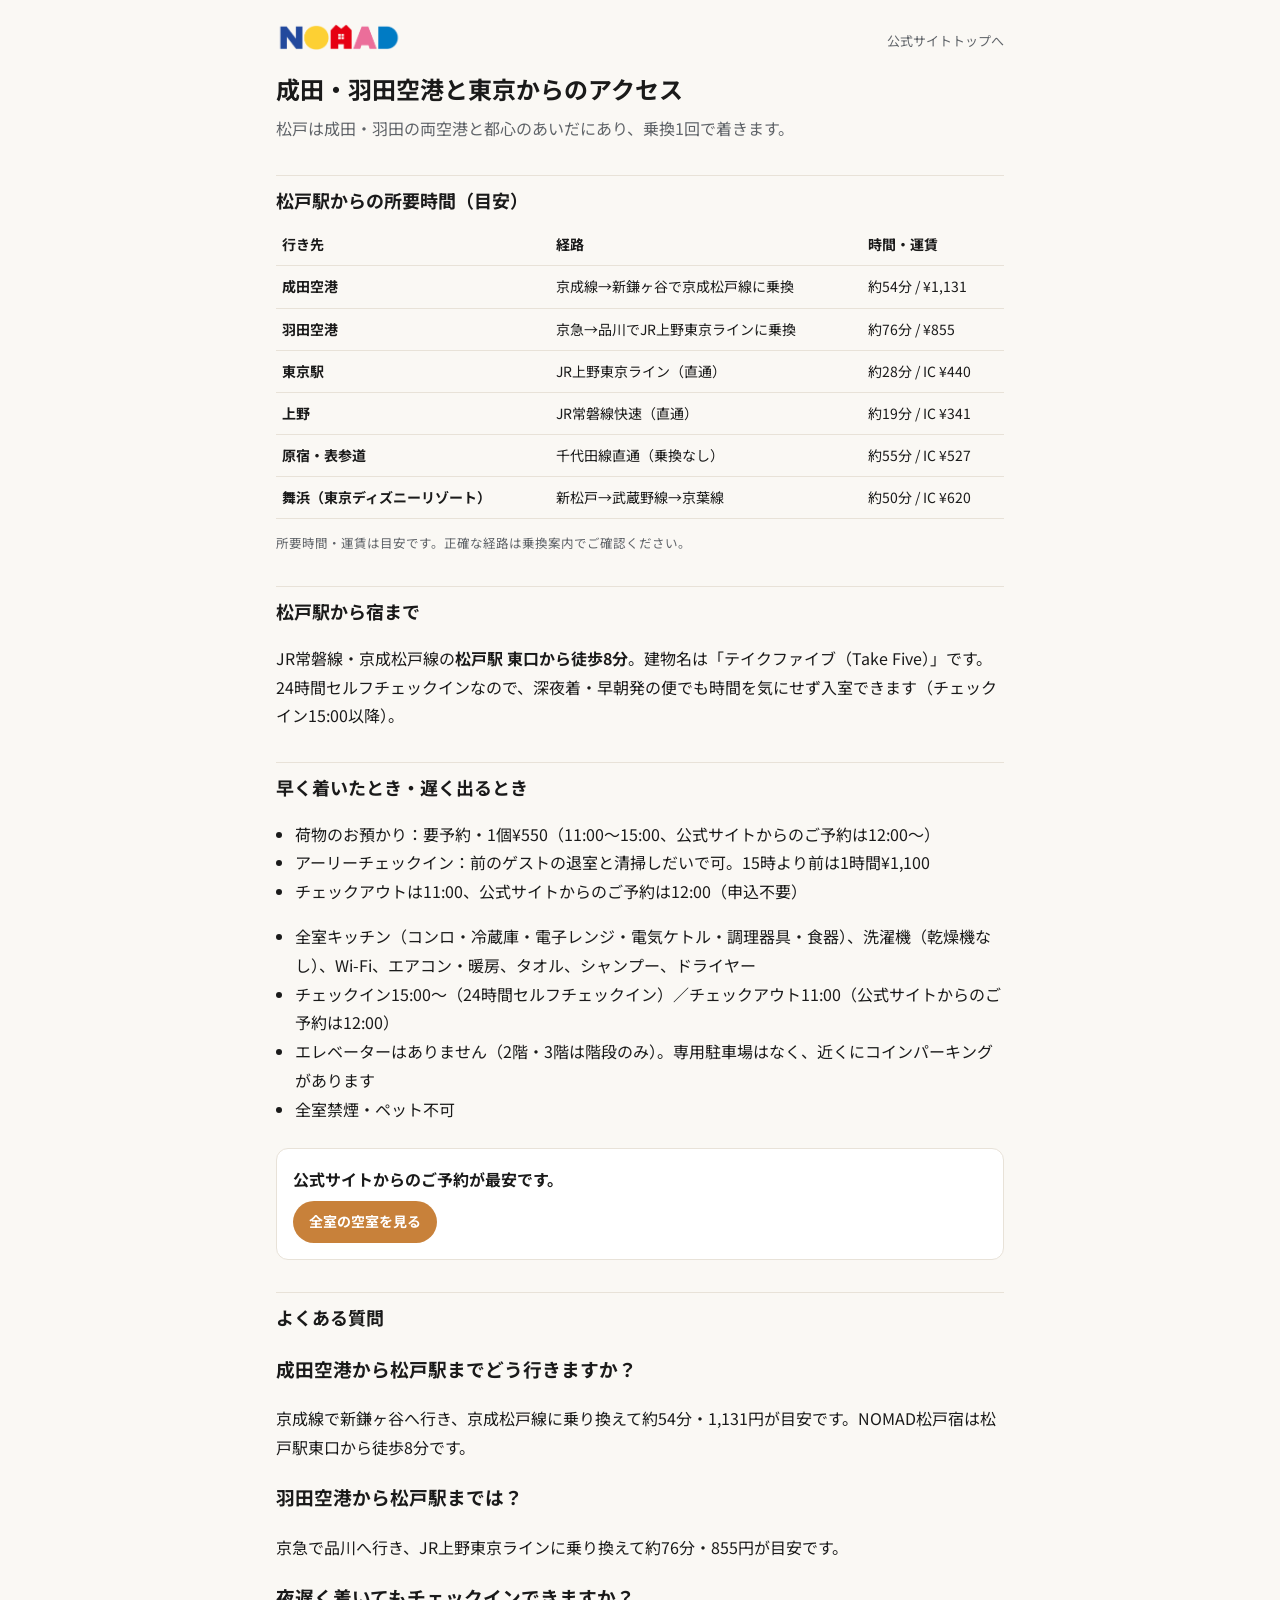
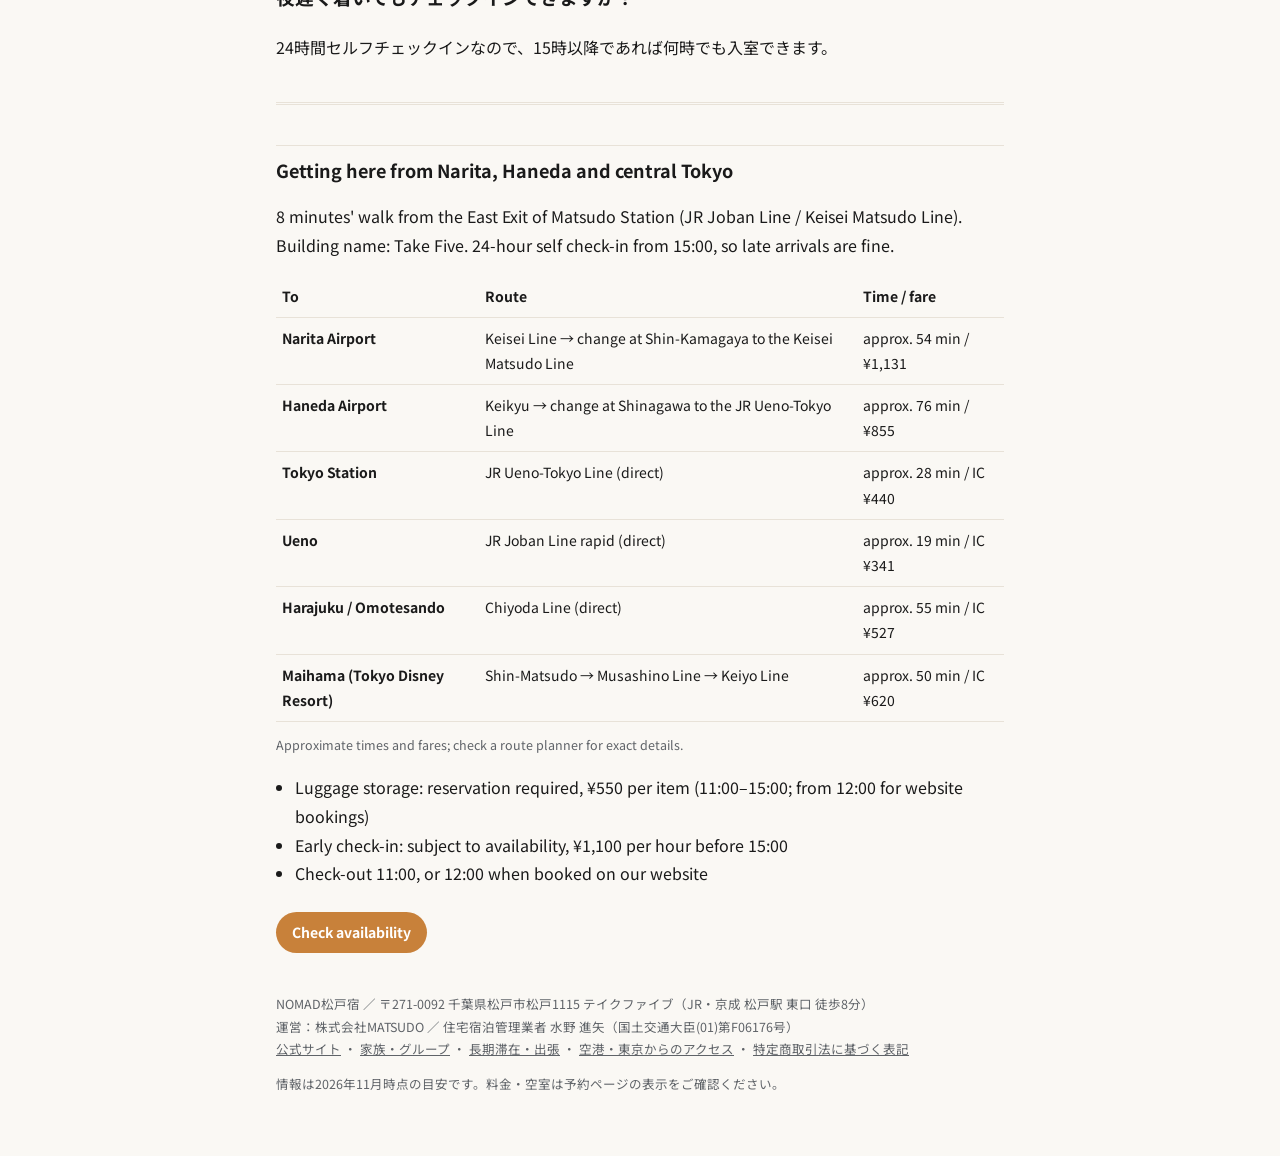
<file: airport-access.html>
<!doctype html>
<html lang="ja">
<head>
<meta charset="utf-8">
<meta name="viewport" content="width=device-width, initial-scale=1">
<title>成田・羽田空港と東京からのアクセス｜松戸駅徒歩8分｜NOMAD松戸宿</title>
<meta name="description" content="成田空港から約54分、羽田空港から約76分、東京駅から約28分。松戸駅東口徒歩8分、24時間セルフチェックインの民泊NOMAD松戸宿への行き方。">
<link rel="canonical" href="https://nomadmatsudo.com/airport-access.html">
<meta property="og:title" content="成田・羽田空港と東京からのアクセス｜松戸駅徒歩8分｜NOMAD松戸宿">
<meta property="og:description" content="成田空港から約54分、羽田空港から約76分、東京駅から約28分。松戸駅東口徒歩8分、24時間セルフチェックインの民泊NOMAD松戸宿への行き方。">
<meta property="og:type" content="article">
<meta property="og:url" content="https://nomadmatsudo.com/airport-access.html">
<link rel="preconnect" href="https://fonts.googleapis.com">
<link rel="preconnect" href="https://fonts.gstatic.com" crossorigin>
<link rel="stylesheet" href="https://fonts.googleapis.com/css2?family=Noto+Sans+JP:wght@400;700&display=swap">
<style>
:root{--ink:#1a1a1a;--sub:#5f6368;--bg:#faf8f4;--card:#fff;--line:#e8e2d8;--warm:#c8813a;--warm-ink:#8a5520}
:root:not([data-theme="light"]){@media (prefers-color-scheme:dark){--ink:#eceae6;--sub:#a9a6a0;--bg:#16181b;--card:#1f2226;--line:#33373c;--warm:#e0a060;--warm-ink:#f0c08a}}
*{box-sizing:border-box}
body{margin:0;background:var(--bg);color:var(--ink);font-family:"Noto Sans JP",system-ui,-apple-system,sans-serif;line-height:1.8}
.wrap{max-width:760px;margin:0 auto;padding:24px 16px 48px}
header{display:flex;align-items:center;justify-content:space-between;gap:12px;margin-bottom:8px}
header img{height:26px;width:auto}
header a{color:var(--sub);font-size:13px;text-decoration:none}
h1{font-size:24px;line-height:1.4;margin:16px 0 8px}
h2{font-size:18px;margin:32px 0 8px;padding-top:8px;border-top:1px solid var(--line)}
p.lead{color:var(--sub);margin-top:0}
ul{padding-left:1.2em}
ul.rooms{list-style:none;padding:0;display:grid;gap:12px}
ul.rooms li{background:var(--card);border:1px solid var(--line);border-radius:12px;padding:14px 16px}
table{width:100%;border-collapse:collapse;font-size:14px}
td,th{border-bottom:1px solid var(--line);padding:8px 6px;text-align:left;vertical-align:top}
.btn{display:inline-block;margin-top:8px;background:var(--warm);color:#fff;text-decoration:none;font-weight:700;font-size:14px;padding:8px 16px;border-radius:999px}
.cta{background:var(--card);border:1px solid var(--line);border-radius:12px;padding:16px;margin:24px 0}
.cta th{min-width:7.5em;padding-right:12px}
.note{font-size:12.5px;color:var(--sub)}
.en{margin-top:40px;padding-top:8px;border-top:3px double var(--line)}
footer{margin-top:40px;font-size:12.5px;color:var(--sub)}
footer a{color:var(--sub)}
</style>
<script async src="https://www.googletagmanager.com/gtag/js?id=G-TQQF6RS5KN"></script>
<script>window.dataLayer=window.dataLayer||[];function gtag(){dataLayer.push(arguments);}gtag('js',new Date());gtag('config','G-TQQF6RS5KN');</script>
<script type="application/ld+json">{"@context": "https://schema.org", "@type": "FAQPage", "mainEntity": [{"@type": "Question", "name": "成田空港から松戸駅までどう行きますか？", "acceptedAnswer": {"@type": "Answer", "text": "京成線で新鎌ヶ谷へ行き、京成松戸線に乗り換えて約54分・1,131円が目安です。NOMAD松戸宿は松戸駅東口から徒歩8分です。"}}, {"@type": "Question", "name": "羽田空港から松戸駅までは？", "acceptedAnswer": {"@type": "Answer", "text": "京急で品川へ行き、JR上野東京ラインに乗り換えて約76分・855円が目安です。"}}, {"@type": "Question", "name": "夜遅く着いてもチェックインできますか？", "acceptedAnswer": {"@type": "Answer", "text": "24時間セルフチェックインなので、15時以降であれば何時でも入室できます。"}}]}</script>
</head>
<body>
<div class="wrap">
<header><a href="/"><img src="img/nomadlogo.png" alt="NOMAD 松戸宿" width="126" height="26"></a><a href="/">公式サイトトップへ</a></header>
<main>
<h1>成田・羽田空港と東京からのアクセス</h1>
<p class="lead">松戸は成田・羽田の両空港と都心のあいだにあり、乗換1回で着きます。</p>
<h2>松戸駅からの所要時間（目安）</h2>
<table><tr><th>行き先</th><th>経路</th><th>時間・運賃</th></tr><tr><th>成田空港</th><td>京成線→新鎌ヶ谷で京成松戸線に乗換</td><td>約54分 / ¥1,131</td></tr><tr><th>羽田空港</th><td>京急→品川でJR上野東京ラインに乗換</td><td>約76分 / ¥855</td></tr><tr><th>東京駅</th><td>JR上野東京ライン（直通）</td><td>約28分 / IC ¥440</td></tr><tr><th>上野</th><td>JR常磐線快速（直通）</td><td>約19分 / IC ¥341</td></tr><tr><th>原宿・表参道</th><td>千代田線直通（乗換なし）</td><td>約55分 / IC ¥527</td></tr><tr><th>舞浜（東京ディズニーリゾート）</th><td>新松戸→武蔵野線→京葉線</td><td>約50分 / IC ¥620</td></tr></table>
<p class="note">所要時間・運賃は目安です。正確な経路は乗換案内でご確認ください。</p>
<h2>松戸駅から宿まで</h2>
<p>JR常磐線・京成松戸線の<strong>松戸駅 東口から徒歩8分</strong>。建物名は「テイクファイブ（Take Five）」です。24時間セルフチェックインなので、深夜着・早朝発の便でも時間を気にせず入室できます（チェックイン15:00以降）。</p>
<h2>早く着いたとき・遅く出るとき</h2>
<ul>
<li>荷物のお預かり：要予約・1個¥550（11:00〜15:00、公式サイトからのご予約は12:00〜）</li>
<li>アーリーチェックイン：前のゲストの退室と清掃しだいで可。15時より前は1時間¥1,100</li>
<li>チェックアウトは11:00、公式サイトからのご予約は12:00（申込不要）</li>
</ul>
<ul>
<li>全室キッチン（コンロ・冷蔵庫・電子レンジ・電気ケトル・調理器具・食器）、洗濯機（乾燥機なし）、Wi-Fi、エアコン・暖房、タオル、シャンプー、ドライヤー</li>
<li>チェックイン15:00〜（24時間セルフチェックイン）／チェックアウト11:00（公式サイトからのご予約は12:00）</li>
<li>エレベーターはありません（2階・3階は階段のみ）。専用駐車場はなく、近くにコインパーキングがあります</li>
<li>全室禁煙・ペット不可</li>
</ul>
<div class="cta"><strong>公式サイトからのご予約が最安です。</strong><br><a class="btn" href="https://beds24.com/booking2.php?ownerid=129386&amp;referer=lp-airport" target="_blank" rel="noopener">全室の空室を見る</a></div>
<h2>よくある質問</h2>
<h3>成田空港から松戸駅までどう行きますか？</h3><p>京成線で新鎌ヶ谷へ行き、京成松戸線に乗り換えて約54分・1,131円が目安です。NOMAD松戸宿は松戸駅東口から徒歩8分です。</p><h3>羽田空港から松戸駅までは？</h3><p>京急で品川へ行き、JR上野東京ラインに乗り換えて約76分・855円が目安です。</p><h3>夜遅く着いてもチェックインできますか？</h3><p>24時間セルフチェックインなので、15時以降であれば何時でも入室できます。</p>
<section class="en" lang="en">
<h2>Getting here from Narita, Haneda and central Tokyo</h2>
<p>8 minutes' walk from the East Exit of Matsudo Station (JR Joban Line / Keisei Matsudo Line). Building name: Take Five. 24-hour self check-in from 15:00, so late arrivals are fine.</p>
<table><tr><th>To</th><th>Route</th><th>Time / fare</th></tr><tr><th>Narita Airport</th><td>Keisei Line → change at Shin-Kamagaya to the Keisei Matsudo Line</td><td>approx. 54 min / ¥1,131</td></tr><tr><th>Haneda Airport</th><td>Keikyu → change at Shinagawa to the JR Ueno-Tokyo Line</td><td>approx. 76 min / ¥855</td></tr><tr><th>Tokyo Station</th><td>JR Ueno-Tokyo Line (direct)</td><td>approx. 28 min / IC ¥440</td></tr><tr><th>Ueno</th><td>JR Joban Line rapid (direct)</td><td>approx. 19 min / IC ¥341</td></tr><tr><th>Harajuku / Omotesando</th><td>Chiyoda Line (direct)</td><td>approx. 55 min / IC ¥527</td></tr><tr><th>Maihama (Tokyo Disney Resort)</th><td>Shin-Matsudo → Musashino Line → Keiyo Line</td><td>approx. 50 min / IC ¥620</td></tr></table>
<p class="note">Approximate times and fares; check a route planner for exact details.</p>
<ul>
<li>Luggage storage: reservation required, ¥550 per item (11:00–15:00; from 12:00 for website bookings)</li>
<li>Early check-in: subject to availability, ¥1,100 per hour before 15:00</li>
<li>Check-out 11:00, or 12:00 when booked on our website</li>
</ul>
<p><a class="btn" href="https://beds24.com/booking2.php?ownerid=129386&amp;referer=lp-airport" target="_blank" rel="noopener">Check availability</a></p>
</section>
</main>
<footer>
<p>NOMAD松戸宿 ／ 〒271-0092 千葉県松戸市松戸1115 テイクファイブ（JR・京成 松戸駅 東口 徒歩8分）<br>
運営：株式会社MATSUDO ／ 住宅宿泊管理業者 水野 進矢（国土交通大臣(01)第F06176号）<br>
<a href="/">公式サイト</a> ・ <a href="group.html">家族・グループ</a> ・ <a href="long-stay.html">長期滞在・出張</a> ・ <a href="airport-access.html">空港・東京からのアクセス</a> ・ <a href="legal.html">特定商取引法に基づく表記</a></p>
<p class="note">情報は2026年11月時点の目安です。料金・空室は予約ページの表示をご確認ください。</p>
</footer>
</div>
</body>
</html>
</file>
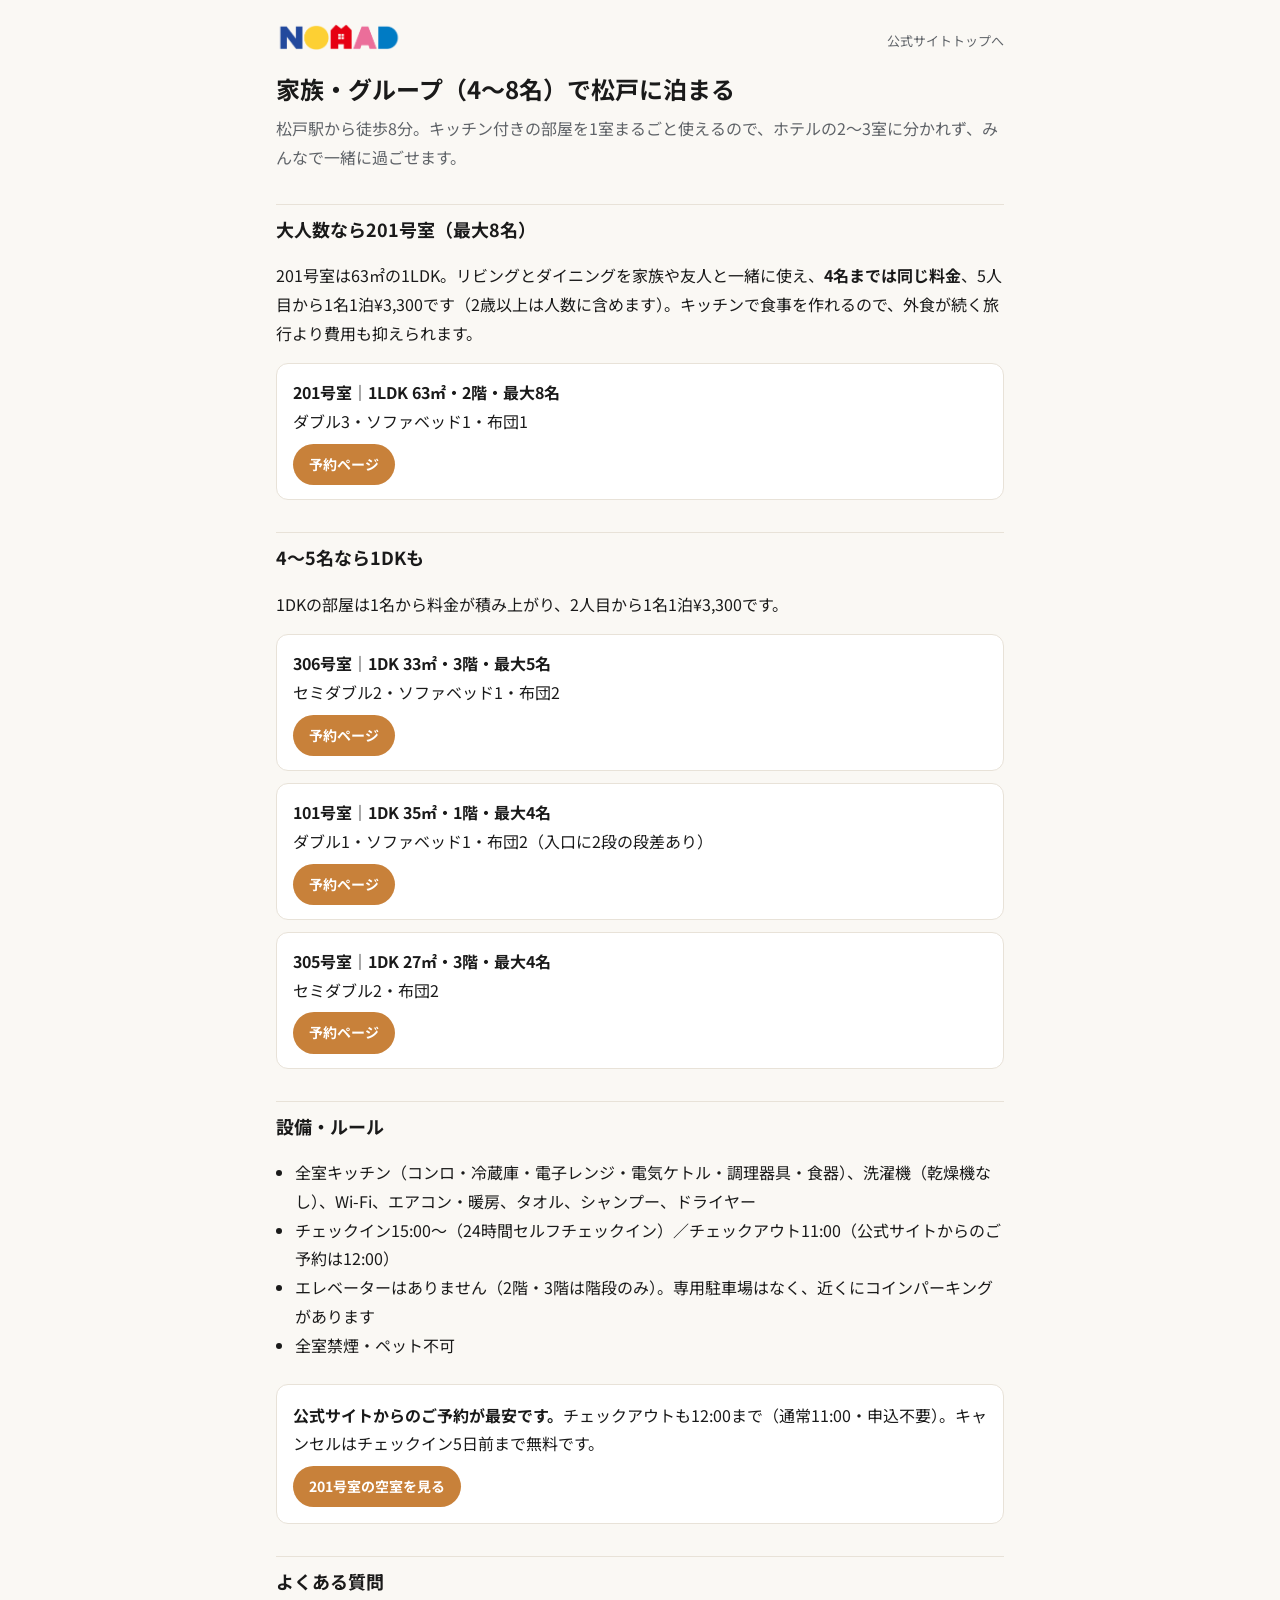
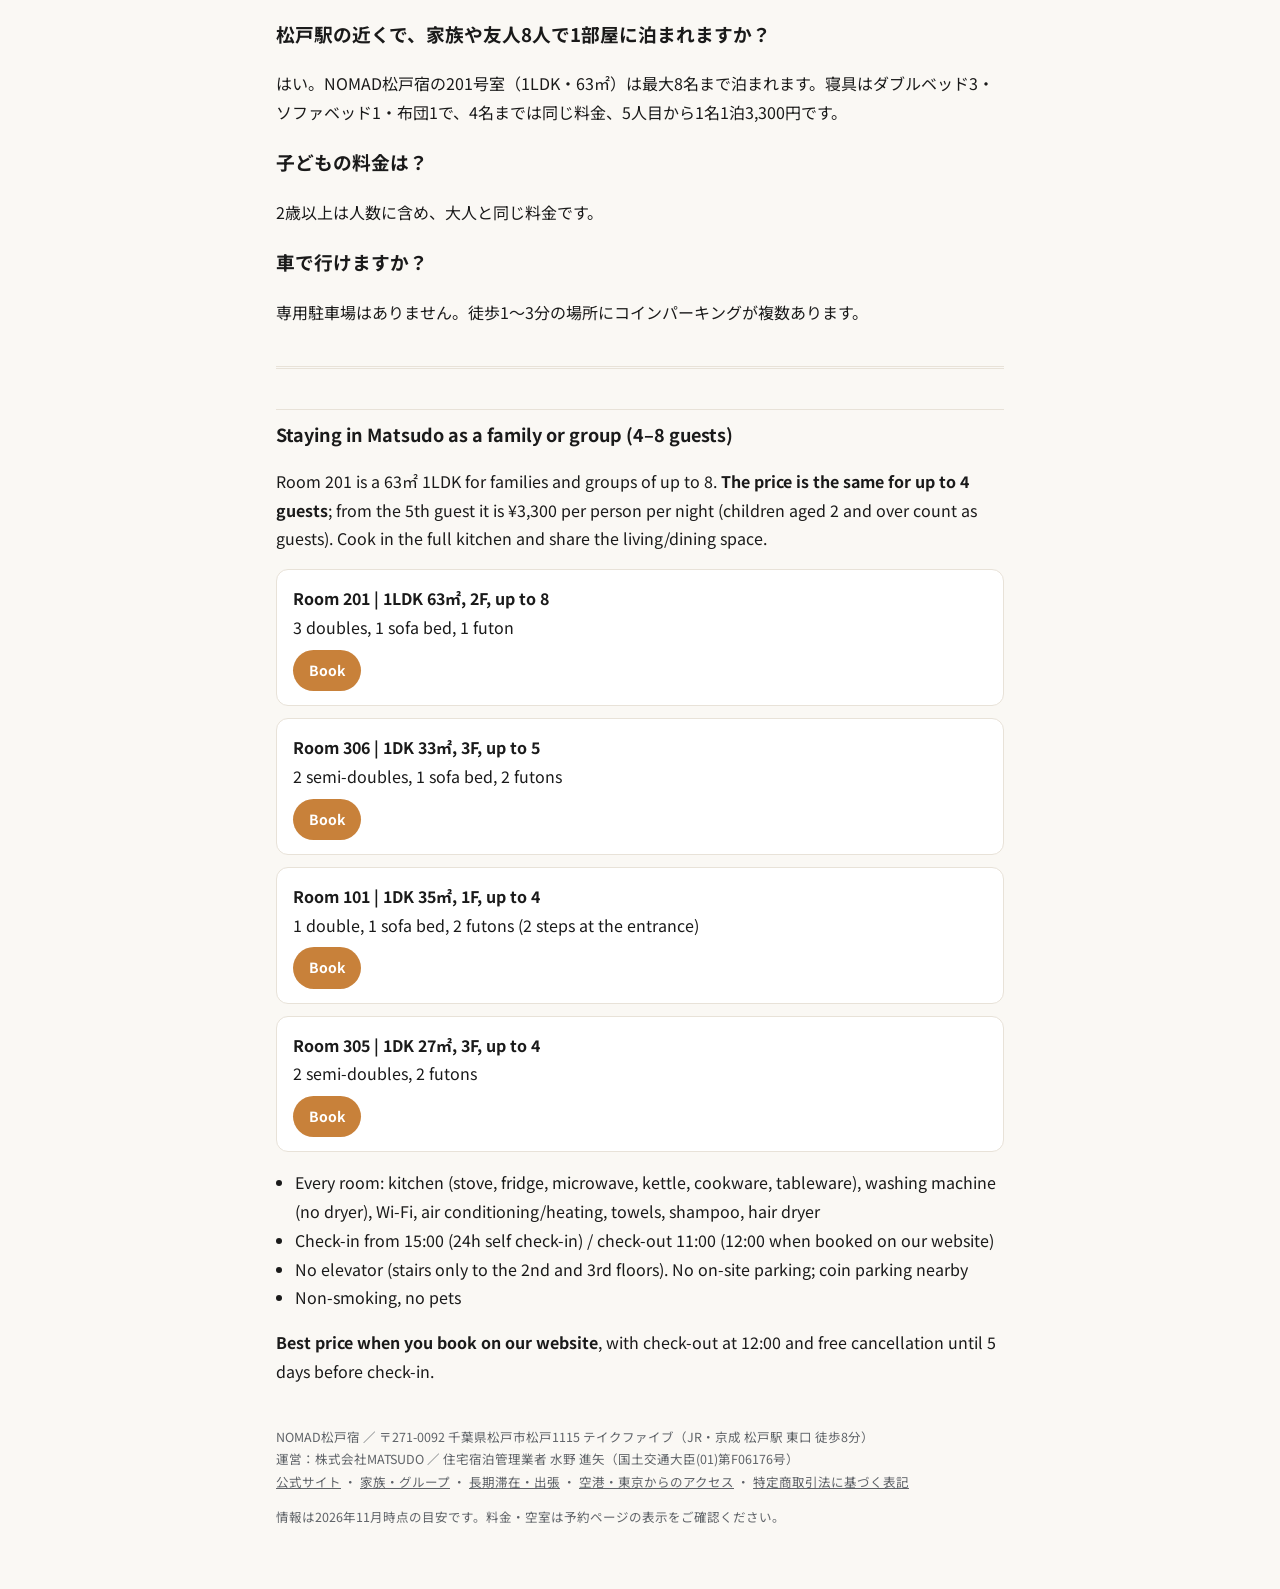
<file: group.html>
<!doctype html>
<html lang="ja">
<head>
<meta charset="utf-8">
<meta name="viewport" content="width=device-width, initial-scale=1">
<title>家族・グループで松戸に泊まる｜最大8名の1LDK｜NOMAD松戸宿</title>
<meta name="description" content="松戸駅徒歩8分、最大8名で泊まれる1LDK（63㎡・4名まで同料金）とキッチン付き1DK。家族旅行・友人グループに。">
<link rel="canonical" href="https://nomadmatsudo.com/group.html">
<meta property="og:title" content="家族・グループで松戸に泊まる｜最大8名の1LDK｜NOMAD松戸宿">
<meta property="og:description" content="松戸駅徒歩8分、最大8名で泊まれる1LDK（63㎡・4名まで同料金）とキッチン付き1DK。家族旅行・友人グループに。">
<meta property="og:type" content="article">
<meta property="og:url" content="https://nomadmatsudo.com/group.html">
<link rel="preconnect" href="https://fonts.googleapis.com">
<link rel="preconnect" href="https://fonts.gstatic.com" crossorigin>
<link rel="stylesheet" href="https://fonts.googleapis.com/css2?family=Noto+Sans+JP:wght@400;700&display=swap">
<style>
:root{--ink:#1a1a1a;--sub:#5f6368;--bg:#faf8f4;--card:#fff;--line:#e8e2d8;--warm:#c8813a;--warm-ink:#8a5520}
:root:not([data-theme="light"]){@media (prefers-color-scheme:dark){--ink:#eceae6;--sub:#a9a6a0;--bg:#16181b;--card:#1f2226;--line:#33373c;--warm:#e0a060;--warm-ink:#f0c08a}}
*{box-sizing:border-box}
body{margin:0;background:var(--bg);color:var(--ink);font-family:"Noto Sans JP",system-ui,-apple-system,sans-serif;line-height:1.8}
.wrap{max-width:760px;margin:0 auto;padding:24px 16px 48px}
header{display:flex;align-items:center;justify-content:space-between;gap:12px;margin-bottom:8px}
header img{height:26px;width:auto}
header a{color:var(--sub);font-size:13px;text-decoration:none}
h1{font-size:24px;line-height:1.4;margin:16px 0 8px}
h2{font-size:18px;margin:32px 0 8px;padding-top:8px;border-top:1px solid var(--line)}
p.lead{color:var(--sub);margin-top:0}
ul{padding-left:1.2em}
ul.rooms{list-style:none;padding:0;display:grid;gap:12px}
ul.rooms li{background:var(--card);border:1px solid var(--line);border-radius:12px;padding:14px 16px}
table{width:100%;border-collapse:collapse;font-size:14px}
td,th{border-bottom:1px solid var(--line);padding:8px 6px;text-align:left;vertical-align:top}
.btn{display:inline-block;margin-top:8px;background:var(--warm);color:#fff;text-decoration:none;font-weight:700;font-size:14px;padding:8px 16px;border-radius:999px}
.cta{background:var(--card);border:1px solid var(--line);border-radius:12px;padding:16px;margin:24px 0}
.cta th{min-width:7.5em;padding-right:12px}
.note{font-size:12.5px;color:var(--sub)}
.en{margin-top:40px;padding-top:8px;border-top:3px double var(--line)}
footer{margin-top:40px;font-size:12.5px;color:var(--sub)}
footer a{color:var(--sub)}
</style>
<script async src="https://www.googletagmanager.com/gtag/js?id=G-TQQF6RS5KN"></script>
<script>window.dataLayer=window.dataLayer||[];function gtag(){dataLayer.push(arguments);}gtag('js',new Date());gtag('config','G-TQQF6RS5KN');</script>
<script type="application/ld+json">{"@context": "https://schema.org", "@type": "FAQPage", "mainEntity": [{"@type": "Question", "name": "松戸駅の近くで、家族や友人8人で1部屋に泊まれますか？", "acceptedAnswer": {"@type": "Answer", "text": "はい。NOMAD松戸宿の201号室（1LDK・63㎡）は最大8名まで泊まれます。寝具はダブルベッド3・ソファベッド1・布団1で、4名までは同じ料金、5人目から1名1泊3,300円です。"}}, {"@type": "Question", "name": "子どもの料金は？", "acceptedAnswer": {"@type": "Answer", "text": "2歳以上は人数に含め、大人と同じ料金です。"}}, {"@type": "Question", "name": "車で行けますか？", "acceptedAnswer": {"@type": "Answer", "text": "専用駐車場はありません。徒歩1〜3分の場所にコインパーキングが複数あります。"}}]}</script>
</head>
<body>
<div class="wrap">
<header><a href="/"><img src="img/nomadlogo.png" alt="NOMAD 松戸宿" width="126" height="26"></a><a href="/">公式サイトトップへ</a></header>
<main>
<h1>家族・グループ（4〜8名）で松戸に泊まる</h1>
<p class="lead">松戸駅から徒歩8分。キッチン付きの部屋を1室まるごと使えるので、ホテルの2〜3室に分かれず、みんなで一緒に過ごせます。</p>
<h2>大人数なら201号室（最大8名）</h2>
<p>201号室は63㎡の1LDK。リビングとダイニングを家族や友人と一緒に使え、<strong>4名までは同じ料金</strong>、5人目から1名1泊¥3,300です（2歳以上は人数に含めます）。キッチンで食事を作れるので、外食が続く旅行より費用も抑えられます。</p>
<ul class="rooms"><li><strong>201号室｜1LDK 63㎡・2階・最大8名</strong><br>ダブル3・ソファベッド1・布団1<br><a class="btn" href="https://beds24.com/booking2.php?propid=247506&referer=lp-group" target="_blank" rel="noopener">予約ページ</a></li></ul>
<h2>4〜5名なら1DKも</h2>
<p>1DKの部屋は1名から料金が積み上がり、2人目から1名1泊¥3,300です。</p>
<ul class="rooms"><li><strong>306号室｜1DK 33㎡・3階・最大5名</strong><br>セミダブル2・ソファベッド1・布団2<br><a class="btn" href="https://beds24.com/booking2.php?propid=247511&referer=lp-group" target="_blank" rel="noopener">予約ページ</a></li><li><strong>101号室｜1DK 35㎡・1階・最大4名</strong><br>ダブル1・ソファベッド1・布団2（入口に2段の段差あり）<br><a class="btn" href="https://beds24.com/booking2.php?propid=247512&referer=lp-group" target="_blank" rel="noopener">予約ページ</a></li><li><strong>305号室｜1DK 27㎡・3階・最大4名</strong><br>セミダブル2・布団2<br><a class="btn" href="https://beds24.com/booking2.php?propid=247514&referer=lp-group" target="_blank" rel="noopener">予約ページ</a></li></ul>
<h2>設備・ルール</h2>
<ul>
<li>全室キッチン（コンロ・冷蔵庫・電子レンジ・電気ケトル・調理器具・食器）、洗濯機（乾燥機なし）、Wi-Fi、エアコン・暖房、タオル、シャンプー、ドライヤー</li>
<li>チェックイン15:00〜（24時間セルフチェックイン）／チェックアウト11:00（公式サイトからのご予約は12:00）</li>
<li>エレベーターはありません（2階・3階は階段のみ）。専用駐車場はなく、近くにコインパーキングがあります</li>
<li>全室禁煙・ペット不可</li>
</ul>
<div class="cta"><strong>公式サイトからのご予約が最安です。</strong>チェックアウトも12:00まで（通常11:00・申込不要）。キャンセルはチェックイン5日前まで無料です。<br><a class="btn" href="https://beds24.com/booking2.php?propid=247506&referer=lp-group" target="_blank" rel="noopener">201号室の空室を見る</a></div>
<h2>よくある質問</h2>
<h3>松戸駅の近くで、家族や友人8人で1部屋に泊まれますか？</h3><p>はい。NOMAD松戸宿の201号室（1LDK・63㎡）は最大8名まで泊まれます。寝具はダブルベッド3・ソファベッド1・布団1で、4名までは同じ料金、5人目から1名1泊3,300円です。</p><h3>子どもの料金は？</h3><p>2歳以上は人数に含め、大人と同じ料金です。</p><h3>車で行けますか？</h3><p>専用駐車場はありません。徒歩1〜3分の場所にコインパーキングが複数あります。</p>
<section class="en" lang="en">
<h2>Staying in Matsudo as a family or group (4–8 guests)</h2>
<p>Room 201 is a 63㎡ 1LDK for families and groups of up to 8. <strong>The price is the same for up to 4 guests</strong>; from the 5th guest it is ¥3,300 per person per night (children aged 2 and over count as guests). Cook in the full kitchen and share the living/dining space.</p>
<ul class="rooms"><li><strong>Room 201 | 1LDK 63㎡, 2F, up to 8</strong><br>3 doubles, 1 sofa bed, 1 futon<br><a class="btn" href="https://beds24.com/booking2.php?propid=247506&referer=lp-group" target="_blank" rel="noopener">Book</a></li><li><strong>Room 306 | 1DK 33㎡, 3F, up to 5</strong><br>2 semi-doubles, 1 sofa bed, 2 futons<br><a class="btn" href="https://beds24.com/booking2.php?propid=247511&referer=lp-group" target="_blank" rel="noopener">Book</a></li><li><strong>Room 101 | 1DK 35㎡, 1F, up to 4</strong><br>1 double, 1 sofa bed, 2 futons (2 steps at the entrance)<br><a class="btn" href="https://beds24.com/booking2.php?propid=247512&referer=lp-group" target="_blank" rel="noopener">Book</a></li><li><strong>Room 305 | 1DK 27㎡, 3F, up to 4</strong><br>2 semi-doubles, 2 futons<br><a class="btn" href="https://beds24.com/booking2.php?propid=247514&referer=lp-group" target="_blank" rel="noopener">Book</a></li></ul>
<ul>
<li>Every room: kitchen (stove, fridge, microwave, kettle, cookware, tableware), washing machine (no dryer), Wi-Fi, air conditioning/heating, towels, shampoo, hair dryer</li>
<li>Check-in from 15:00 (24h self check-in) / check-out 11:00 (12:00 when booked on our website)</li>
<li>No elevator (stairs only to the 2nd and 3rd floors). No on-site parking; coin parking nearby</li>
<li>Non-smoking, no pets</li>
</ul>
<p><strong>Best price when you book on our website</strong>, with check-out at 12:00 and free cancellation until 5 days before check-in.</p>
</section>
</main>
<footer>
<p>NOMAD松戸宿 ／ 〒271-0092 千葉県松戸市松戸1115 テイクファイブ（JR・京成 松戸駅 東口 徒歩8分）<br>
運営：株式会社MATSUDO ／ 住宅宿泊管理業者 水野 進矢（国土交通大臣(01)第F06176号）<br>
<a href="/">公式サイト</a> ・ <a href="group.html">家族・グループ</a> ・ <a href="long-stay.html">長期滞在・出張</a> ・ <a href="airport-access.html">空港・東京からのアクセス</a> ・ <a href="legal.html">特定商取引法に基づく表記</a></p>
<p class="note">情報は2026年11月時点の目安です。料金・空室は予約ページの表示をご確認ください。</p>
</footer>
</div>
</body>
</html>
</file>
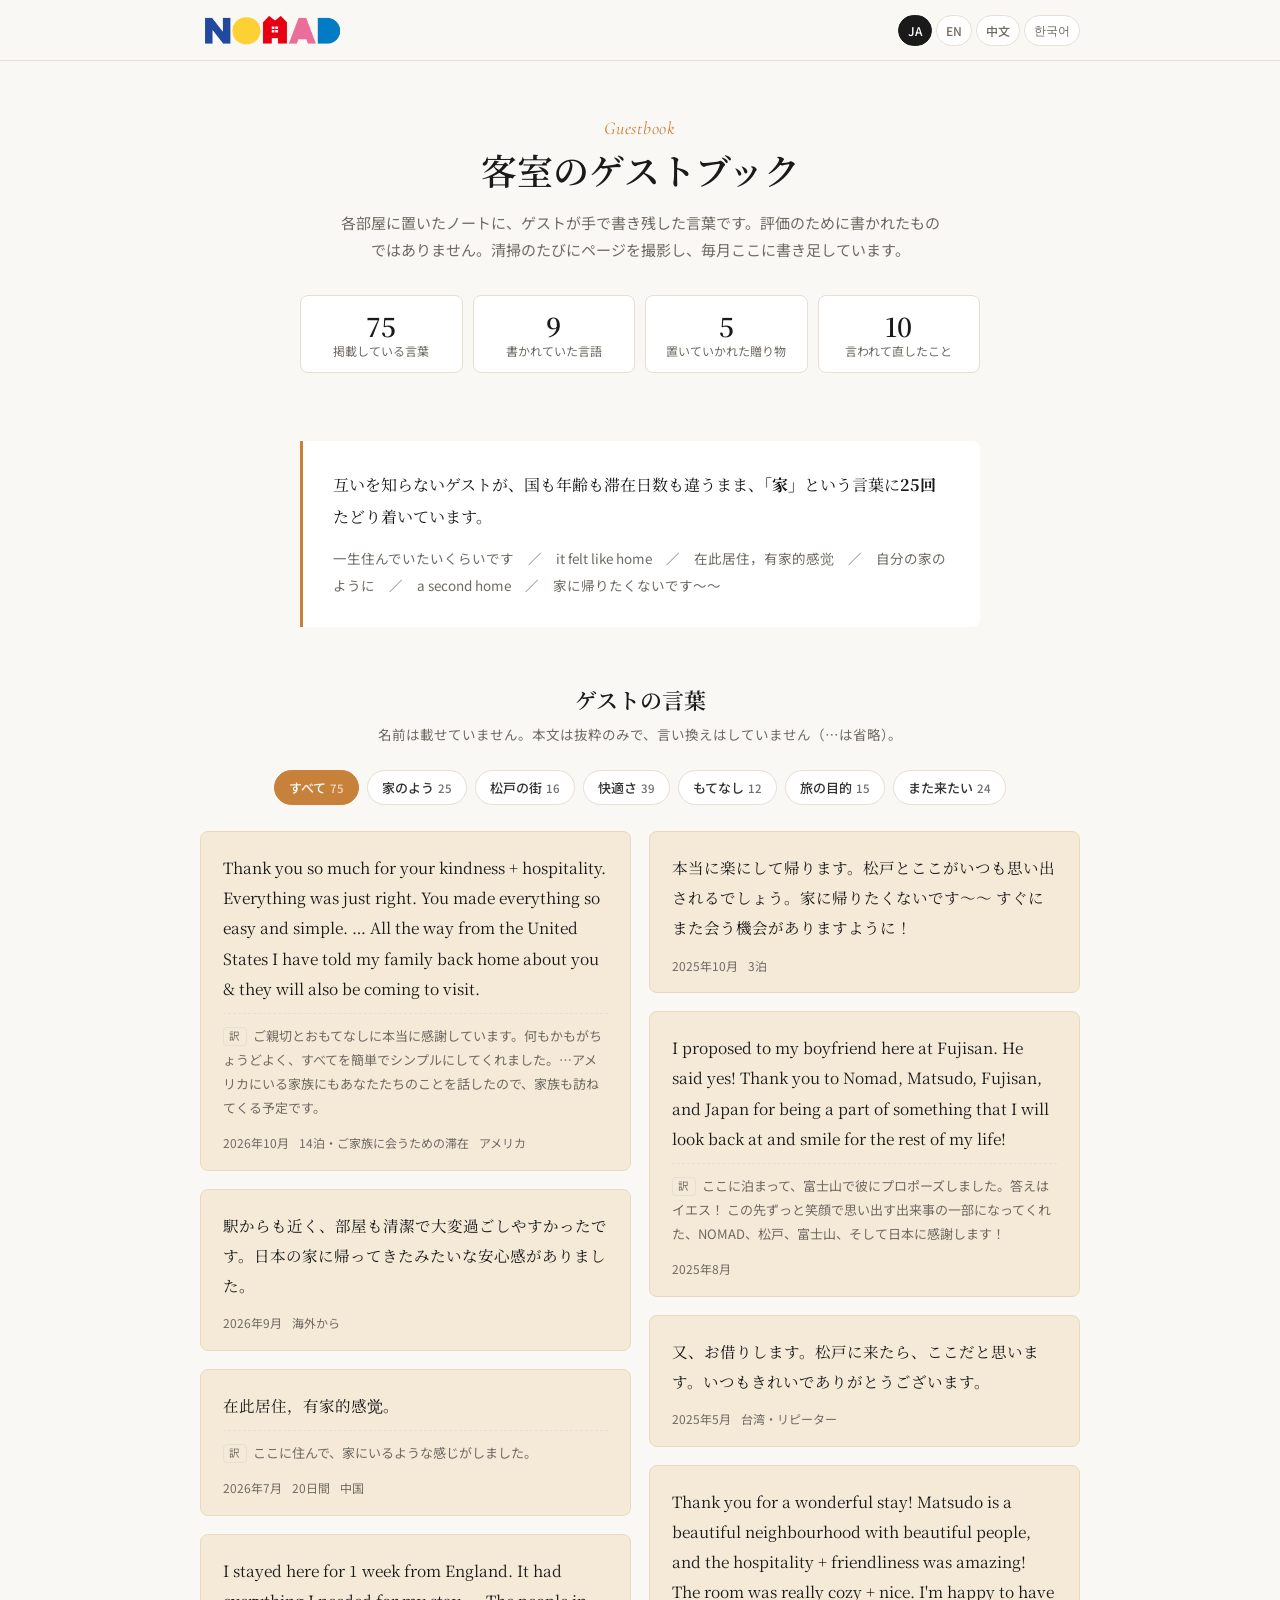
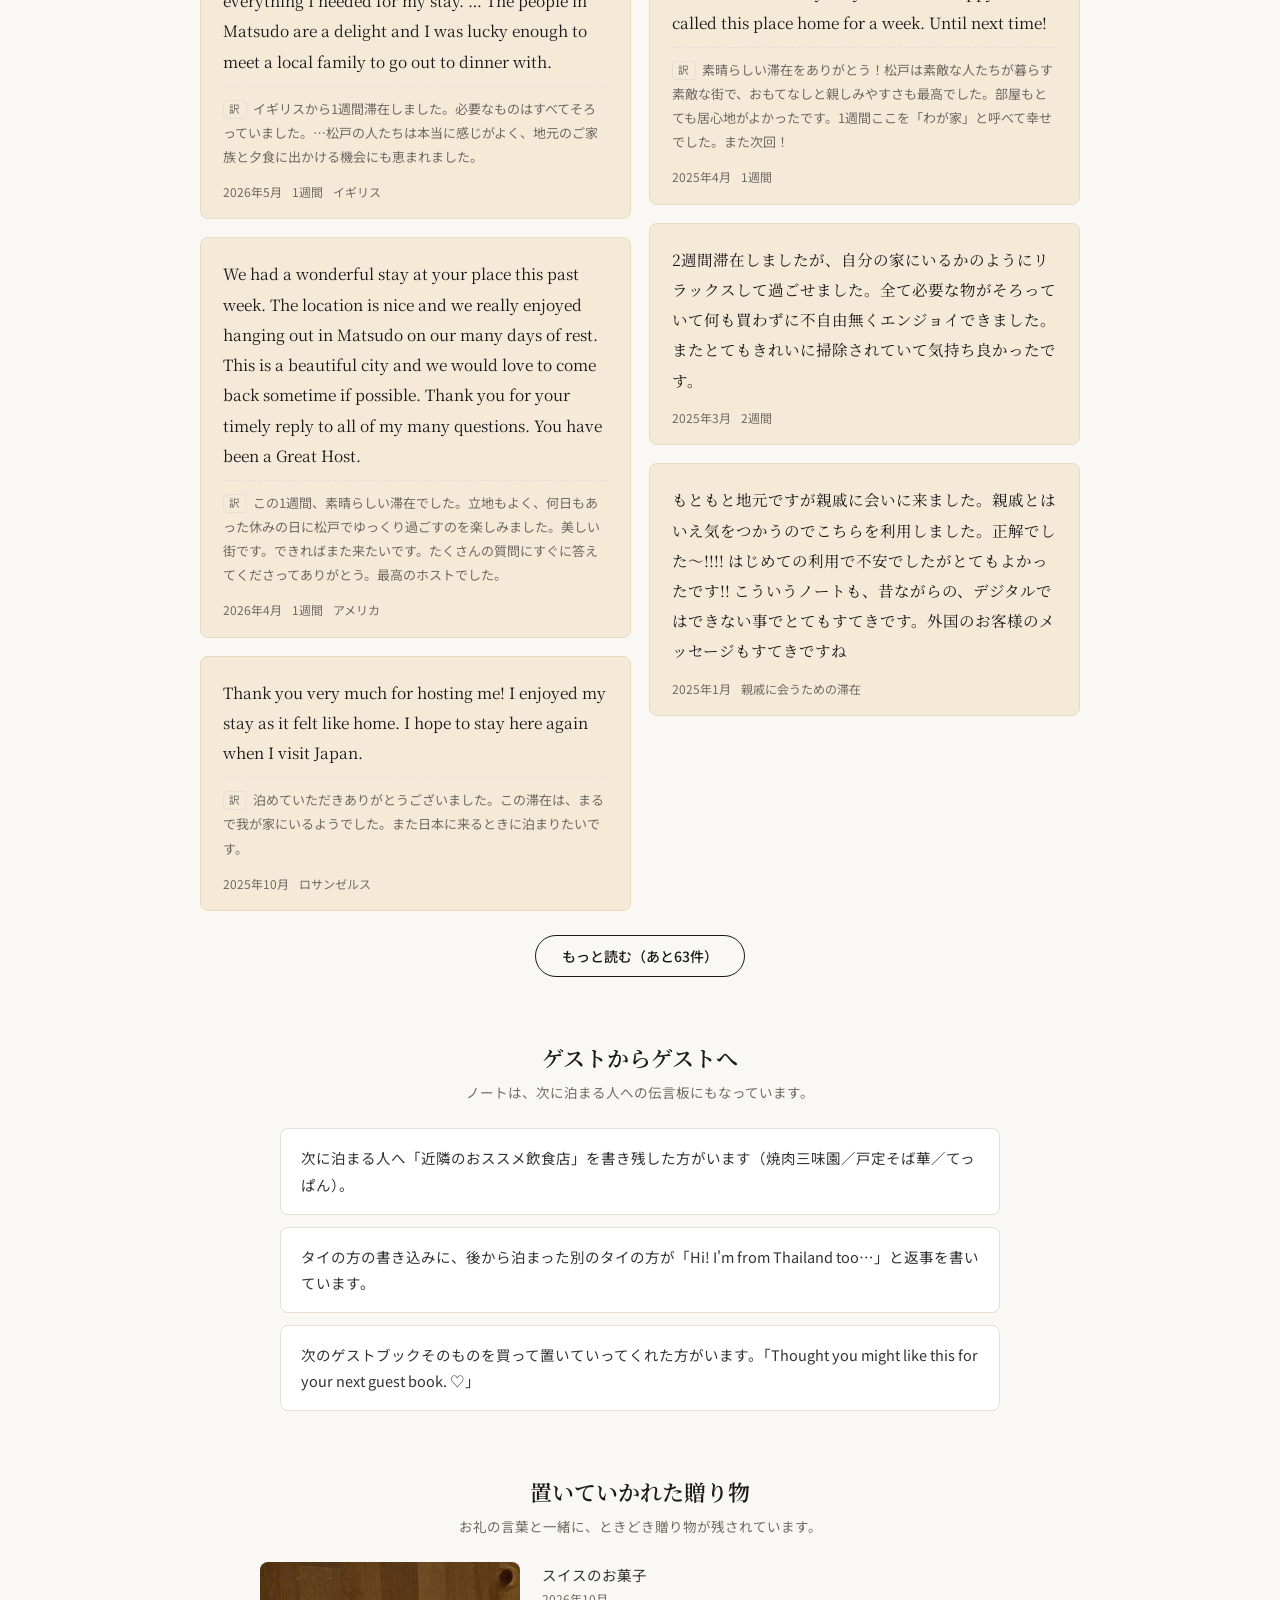
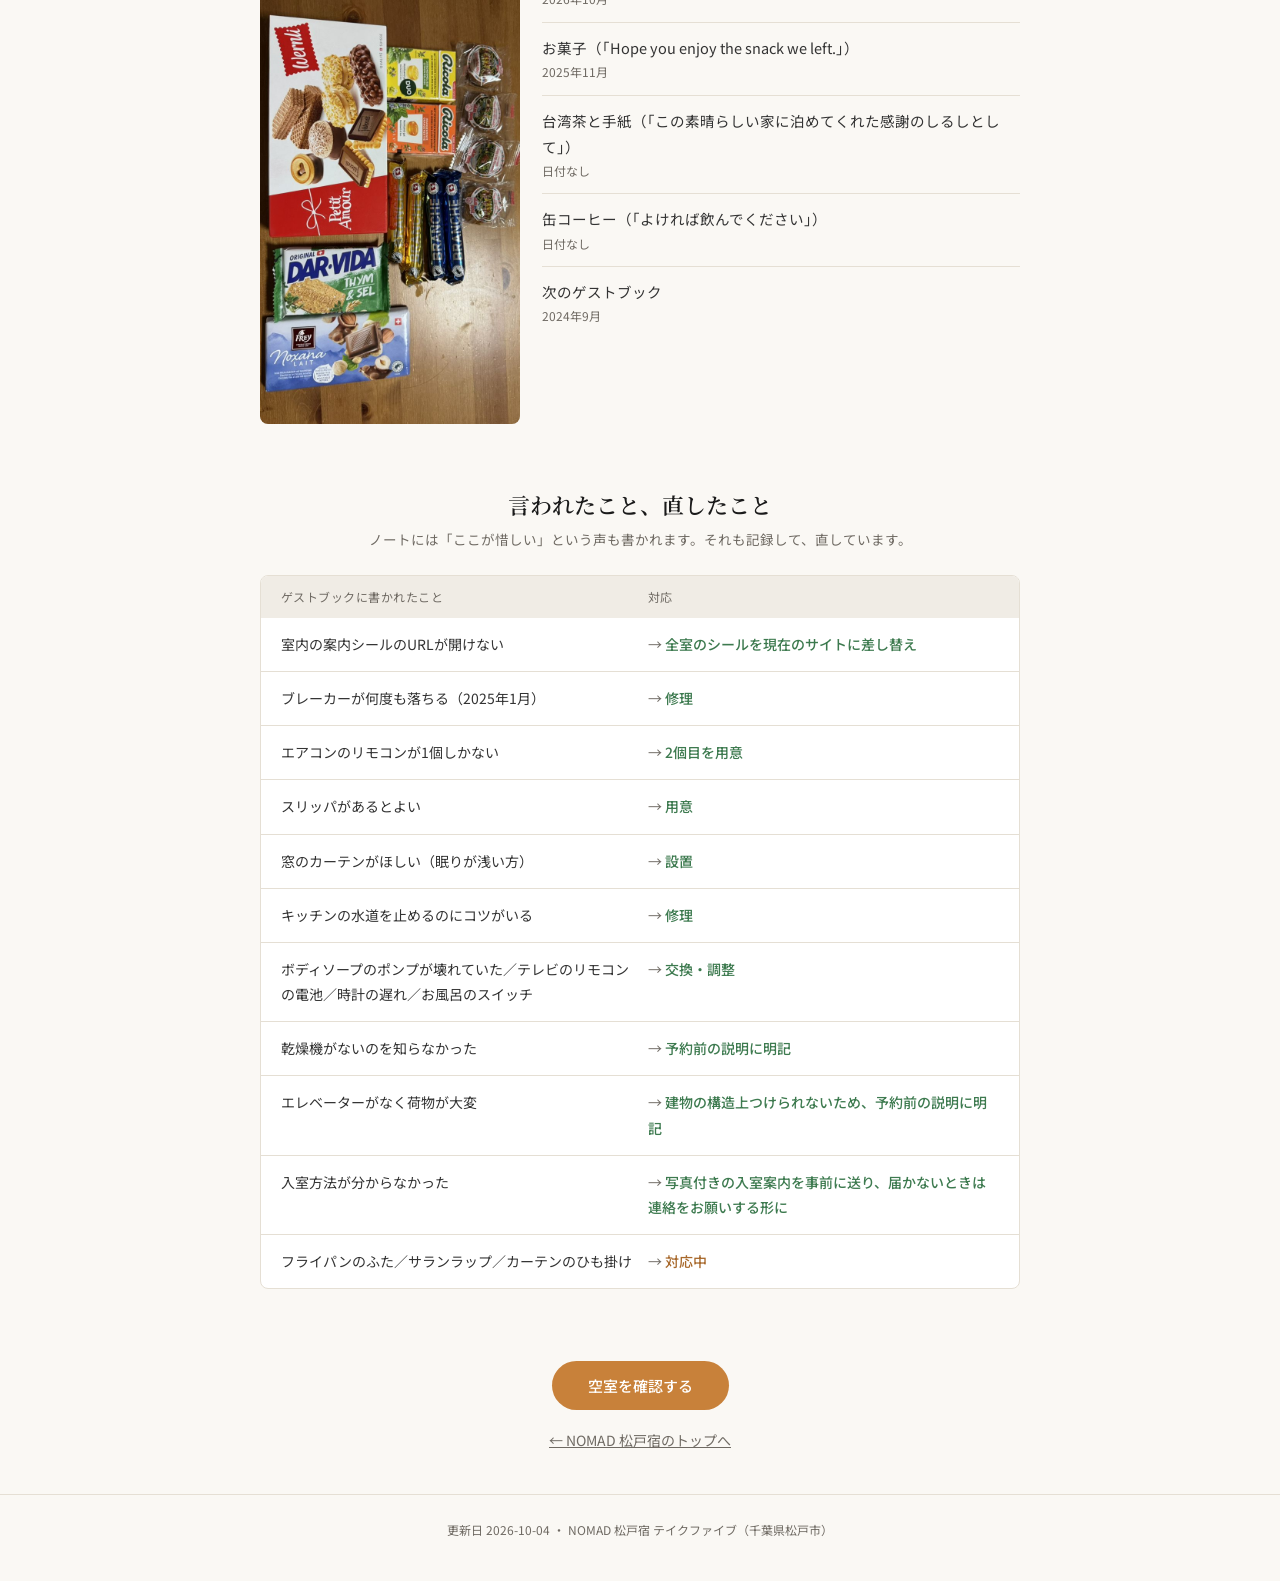
<file: guestbook.html>
<!DOCTYPE html>
<html lang="ja">
<head>
  <meta charset="UTF-8">
  <meta name="viewport" content="width=device-width, initial-scale=1.0">
  <title>ゲストブック | NOMAD 松戸宿</title>
  <meta name="description" content="NOMAD松戸宿の客室に置いたノートに、ゲストが手で書き残した言葉。評価のために書かれたものではない声を、清掃のたびに記録しています。">
  <meta property="og:title" content="ゲストブック | NOMAD 松戸宿">
  <meta property="og:description" content="客室のノートに、ゲストが手で書き残した言葉。">
  <meta property="og:type" content="website">
  <meta property="og:url" content="https://nomadmatsudo.com/guestbook.html">
  <meta property="og:image" content="https://nomadmatsudo.com/img/ogp-2026-10.jpg">
  <link rel="canonical" href="https://nomadmatsudo.com/guestbook.html">
  <meta name="robots" content="index,follow">
  <link rel="preconnect" href="https://fonts.googleapis.com">
  <link rel="preconnect" href="https://fonts.gstatic.com" crossorigin>
  <link href="https://fonts.googleapis.com/css2?family=Cormorant+Garamond:ital,wght@0,400;0,600;1,400&family=Noto+Sans+JP:wght@400;500;700&family=Noto+Serif+JP:wght@400;600&display=swap" rel="stylesheet">
<style>
:root {
  --ink:#1a1a1a; --warm:#c8813a; --warm-dark:#a8692c; --warm-light:#f5ead8;
  --bg:#faf8f4; --bg-alt:#f0ece5; --text:#333; --text-light:#6f6a63; --line:#e5dfd4; --white:#fff;
  --green:#3d7a4f; --green-soft:#e8f2ea;
  --serif:'Noto Serif JP',serif; --sans:'Noto Sans JP',sans-serif; --display:'Cormorant Garamond',serif;
  --radius:8px;
}
*{box-sizing:border-box}
html{-webkit-text-size-adjust:100%}
body{margin:0;background:var(--bg);color:var(--text);font-family:var(--sans);line-height:1.8;-webkit-font-smoothing:antialiased}
a{color:inherit}
.wrap{max-width:920px;margin:0 auto;padding:0 20px}

/* header */
.hd{position:sticky;top:0;z-index:20;background:rgba(250,248,244,.96);backdrop-filter:blur(8px);border-bottom:1px solid var(--line)}
.hd .wrap{display:flex;align-items:center;justify-content:space-between;height:60px;gap:12px}
.hd .logo img{height:30px;display:block}
.langs{display:flex;gap:4px}
.langs button{font:500 12px var(--sans);border:1px solid var(--line);background:var(--white);color:var(--text-light);
  padding:5px 9px;border-radius:999px;cursor:pointer}
.langs button.on{background:var(--ink);border-color:var(--ink);color:var(--white)}

/* hero */
.hero{text-align:center;padding:56px 0 28px}
.eyebrow{font:italic 400 18px var(--display);color:var(--warm);letter-spacing:.04em}
.hero h1{font:600 clamp(26px,5vw,36px)/1.4 var(--serif);color:var(--ink);margin:6px 0 14px;text-wrap:balance}
.hero .lead{max-width:600px;margin:0 auto;font-size:15px;color:var(--text-light);text-wrap:pretty}
.stats{display:grid;grid-template-columns:repeat(4,1fr);gap:10px;max-width:680px;margin:32px auto 0}
.stat{background:var(--white);border:1px solid var(--line);border-radius:var(--radius);padding:14px 6px 12px}
.stat b{display:block;font:600 26px/1.2 var(--serif);color:var(--ink);font-variant-numeric:tabular-nums}
.stat span{font-size:12px;color:var(--text-light);line-height:1.5;display:block}

/* home callout */
.home{max-width:680px;margin:40px auto 0;padding:28px 30px;background:var(--white);border-left:3px solid var(--warm);border-radius:0 var(--radius) var(--radius) 0}
.home p{margin:0;font:400 16px/2 var(--serif);color:var(--ink)}
.home .words{margin-top:12px;font-size:13.5px;color:var(--text-light);line-height:2}

/* section */
.sec{padding:56px 0 8px}
.sec h2{font:600 22px/1.5 var(--serif);color:var(--ink);text-align:center;margin:0 0 6px}
.sec .sub{text-align:center;font-size:13.5px;color:var(--text-light);margin:0 0 24px}

/* filter */
.chips{display:flex;flex-wrap:wrap;justify-content:center;gap:8px;margin-bottom:26px}
.chips button{font:500 13px var(--sans);border:1px solid var(--line);background:var(--white);color:var(--text);
  padding:7px 14px;border-radius:999px;cursor:pointer}
.chips button.on{background:var(--warm);border-color:var(--warm);color:var(--white)}
.chips button .n{opacity:.7;margin-left:4px;font-size:11.5px}

/* entries */
.list{columns:2;column-gap:18px}
.card{break-inside:avoid;background:var(--white);border:1px solid var(--line);border-radius:var(--radius);
  padding:20px 22px 16px;margin:0 0 18px;display:inline-block;width:100%}
.card.feat{background:var(--warm-light);border-color:#ead9bf}
.card .q{font:400 15.5px/1.95 var(--serif);color:var(--ink);margin:0;overflow-wrap:anywhere}
.card .tr{font-size:13px;line-height:1.85;color:var(--text-light);margin:10px 0 0;padding-top:10px;border-top:1px dashed var(--line)}
.card .tr:before{content:attr(data-label);display:inline-block;font-size:10.5px;letter-spacing:.06em;border:1px solid var(--line);
  border-radius:4px;padding:0 5px;margin-right:6px;line-height:1.6;vertical-align:1px}
.card .meta{font-size:12px;color:var(--text-light);margin-top:12px;display:flex;flex-wrap:wrap;gap:4px 10px}
.more{display:block;margin:6px auto 0;font:500 14px var(--sans);border:1px solid var(--ink);background:transparent;color:var(--ink);
  padding:10px 26px;border-radius:999px;cursor:pointer}

/* between / gifts / fixes */
.notes{display:grid;gap:12px;max-width:720px;margin:0 auto}
.note{background:var(--white);border:1px solid var(--line);border-radius:var(--radius);padding:16px 20px;font-size:14.5px}
.gifts{display:grid;grid-template-columns:minmax(0,260px) 1fr;gap:22px;max-width:760px;margin:0 auto;align-items:start}
.gifts img{width:100%;height:auto;border-radius:var(--radius);display:block}
.gifts ul{list-style:none;margin:0;padding:0}
.gifts li{padding:12px 0;border-top:1px solid var(--line);font-size:14.5px}
.gifts li:first-child{border-top:none;padding-top:0}
.gifts li small{display:block;color:var(--text-light);font-size:12px}
.fixes{max-width:760px;margin:0 auto;background:var(--white);border:1px solid var(--line);border-radius:var(--radius);overflow:hidden}
.fix{display:grid;grid-template-columns:1fr 1fr;gap:16px;padding:14px 20px;border-top:1px solid var(--line);font-size:14px}
.fix:first-child{border-top:none}
.fix .s{color:var(--text)}
.fix .d{color:var(--green);font-weight:500}
.fix .d:before{content:"→ ";color:var(--text-light);font-weight:400}
.fix.wip .d{color:var(--warm-dark)}
.fixhead{display:grid;grid-template-columns:1fr 1fr;gap:16px;padding:10px 20px;background:var(--bg-alt);font-size:12px;color:var(--text-light);letter-spacing:.04em}

/* cta / foot */
.cta{text-align:center;padding:64px 0 40px}
.btn{display:inline-block;text-decoration:none;font:500 15px var(--sans);padding:14px 36px;border-radius:999px;background:var(--warm);color:var(--white)}
.btn:hover{background:var(--warm-dark)}
.back{display:block;margin-top:18px;font-size:14px;color:var(--text-light)}
.foot{border-top:1px solid var(--line);padding:24px 0 40px;font-size:12px;color:var(--text-light);text-align:center;line-height:1.9}

@media (max-width:720px){
  .list{columns:1}
  .stats{grid-template-columns:repeat(2,1fr)}
  .gifts{grid-template-columns:1fr}
  .gifts img{max-width:240px;margin:0 auto}
  .fix,.fixhead{grid-template-columns:1fr;gap:2px}
  .fixhead{display:none}
  .home{padding:22px 20px}
  .langs button{padding:5px 7px}
}
</style>
  <!-- Google tag (gtag.js) -->
  <script async src="https://www.googletagmanager.com/gtag/js?id=G-TQQF6RS5KN"></script>
  <script>
    window.dataLayer = window.dataLayer || [];
    function gtag(){dataLayer.push(arguments);}
    gtag('js', new Date());
    gtag('config', 'G-TQQF6RS5KN');
  </script>
</head>
<body>
<header class="hd">
  <div class="wrap">
    <a href="/" class="logo"><img src="img/nomadlogo.png" alt="NOMAD 松戸宿" height="30"></a>
    <div class="langs" role="group" aria-label="Language">
      <button data-lang="ja" class="on">JA</button><button data-lang="en">EN</button><button data-lang="zh">中文</button><button data-lang="ko">한국어</button>
    </div>
  </div>
</header>

<main class="wrap">
  <section class="hero">
    <div class="eyebrow">Guestbook</div>
    <h1 data-i18n="title">客室のゲストブック</h1>
    <p class="lead" data-i18n="lead">各部屋に置いたノートに、ゲストが手で書き残した言葉です。評価のために書かれたものではありません。清掃のたびにページを撮影し、毎月ここに書き足しています。</p>
    <div class="stats">
      <div class="stat"><b id="sEntries">–</b><span data-i18n="sEntries">掲載している言葉</span></div>
      <div class="stat"><b id="sLangs">–</b><span data-i18n="sLangs">書かれていた言語</span></div>
      <div class="stat"><b id="sGifts">–</b><span data-i18n="sGifts">置いていかれた贈り物</span></div>
      <div class="stat"><b id="sFixes">–</b><span data-i18n="sFixes">言われて直したこと</span></div>
    </div>
  </section>

  <div class="home">
    <p id="homeLine"></p>
    <div class="words" id="homeWords"></div>
  </div>

  <section class="sec" id="words">
    <h2 data-i18n="wordsH">ゲストの言葉</h2>
    <p class="sub" data-i18n="wordsSub">名前は載せていません。本文は抜粋のみで、言い換えはしていません（…は省略）。</p>
    <div class="chips" id="chips"></div>
    <div class="list" id="list"></div>
    <button class="more" id="more" hidden></button>
  </section>

  <section class="sec">
    <h2 data-i18n="betweenH">ゲストからゲストへ</h2>
    <p class="sub" data-i18n="betweenSub">ノートは、次に泊まる人への伝言板にもなっています。</p>
    <div class="notes" id="between"></div>
  </section>

  <section class="sec">
    <h2 data-i18n="giftsH">置いていかれた贈り物</h2>
    <p class="sub" data-i18n="giftsSub">お礼の言葉と一緒に、ときどき贈り物が残されています。</p>
    <div class="gifts">
      <img id="giftPhoto" alt="" loading="lazy" width="676" height="1200">
      <ul id="gifts"></ul>
    </div>
  </section>

  <section class="sec">
    <h2 data-i18n="fixesH">言われたこと、直したこと</h2>
    <p class="sub" data-i18n="fixesSub">ノートには「ここが惜しい」という声も書かれます。それも記録して、直しています。</p>
    <div class="fixes">
      <div class="fixhead"><span data-i18n="fixSaid">ゲストブックに書かれたこと</span><span data-i18n="fixDone">対応</span></div>
      <div id="fixes"></div>
    </div>
  </section>

  <section class="cta">
    <a class="btn" href="https://beds24.com/booking2.php?ownerid=129386&amp;referer=lp" target="_blank" rel="noopener" data-i18n="cta">空室を確認する</a>
    <a class="back" href="/#reviews" data-i18n="back">← NOMAD 松戸宿のトップへ</a>
  </section>
</main>

<footer class="foot">
  <div class="wrap">
    <span data-i18n="foot">更新日</span> <span id="updated"></span> ・ NOMAD 松戸宿 テイクファイブ（千葉県松戸市）
  </div>
</footer>

<script>
(function () {
  'use strict';
  var UI = {
    ja: { title:'客室のゲストブック', lead:'各部屋に置いたノートに、ゲストが手で書き残した言葉です。評価のために書かれたものではありません。清掃のたびにページを撮影し、毎月ここに書き足しています。',
      sEntries:'掲載している言葉', sLangs:'書かれていた言語', sGifts:'置いていかれた贈り物', sFixes:'言われて直したこと',
      homeLine:function(n){ return '互いを知らないゲストが、国も年齢も滞在日数も違うまま、<b>「家」</b>という言葉に<b>' + n + '回</b>たどり着いています。'; },
      wordsH:'ゲストの言葉', wordsSub:'名前は載せていません。本文は抜粋のみで、言い換えはしていません（…は省略）。',
      all:'すべて', home:'家のよう', matsudo:'松戸の街', comfort:'快適さ', host:'もてなし', purpose:'旅の目的', again:'また来たい',
      more:function(n){ return 'もっと読む（あと' + n + '件）'; }, tr:'訳',
      betweenH:'ゲストからゲストへ', betweenSub:'ノートは、次に泊まる人への伝言板にもなっています。',
      giftsH:'置いていかれた贈り物', giftsSub:'お礼の言葉と一緒に、ときどき贈り物が残されています。', giftAlt:'ゲストが置いていったスイスのお菓子',
      fixesH:'言われたこと、直したこと', fixesSub:'ノートには「ここが惜しい」という声も書かれます。それも記録して、直しています。', fixSaid:'ゲストブックに書かれたこと', fixDone:'対応',
      cta:'空室を確認する', back:'← NOMAD 松戸宿のトップへ', foot:'更新日', ym:function(y,m){ return y + '年' + m + '月'; }, undated:'日付なし' },
    en: { title:'The Guestbooks in Our Rooms', lead:'Words guests wrote by hand in the notebook we leave in each room — never written for a rating. We photograph the pages at every cleaning and add them here each month.',
      sEntries:'entries shown', sLangs:'languages written in', sGifts:'gifts left behind', sFixes:'things we fixed',
      homeLine:function(n){ return 'Guests who never met — different countries, ages and lengths of stay — arrived at the same word, <b>"home"</b>, <b>' + n + ' times</b>.'; },
      wordsH:'In their words', wordsSub:'No names are shown. Quotes are excerpts, never reworded (… marks a cut).',
      all:'All', home:'Like home', matsudo:'Matsudo', comfort:'Comfort', host:'Hospitality', purpose:'Why they came', again:'Coming back',
      more:function(n){ return 'Read more (' + n + ' left)'; }, tr:'Translation',
      betweenH:'From guest to guest', betweenSub:'The notebook has become a message board for the next guests.',
      giftsH:'Gifts left behind', giftsSub:'Along with thank-you notes, guests sometimes leave a gift.', giftAlt:'Swiss sweets left by a guest',
      fixesH:'What you told us, what we fixed', fixesSub:'Guests also write what could be better. We record that too — and fix it.', fixSaid:'Written in the guestbook', fixDone:'What we did',
      cta:'Check Availability', back:'← Back to NOMAD Matsudo', foot:'Updated', ym:function(y,m){ return ['Jan','Feb','Mar','Apr','May','Jun','Jul','Aug','Sep','Oct','Nov','Dec'][m-1] + ' ' + y; }, undated:'Undated' },
    zh: { title:'客房留言本', lead:'这些是住客在每间客房的留言本上亲手写下的话语，并非为了评分而写。我们每次清扫时拍下页面，每月在此更新。',
      sEntries:'刊登的留言', sLangs:'书写的语言', sGifts:'留下的礼物', sFixes:'据此改进的事项',
      homeLine:function(n){ return '互不相识的住客，来自不同国家、年龄与入住天数，却<b>' + n + '次</b>写下了同一个词——<b>“家”</b>。'; },
      wordsH:'住客的话', wordsSub:'不刊登姓名。仅为摘录，未作改写（…为省略）。',
      all:'全部', home:'像家一样', matsudo:'松户街区', comfort:'舒适', host:'待客', purpose:'旅行目的', again:'还想再来',
      more:function(n){ return '查看更多（还有' + n + '条）'; }, tr:'英译',
      betweenH:'住客写给住客', betweenSub:'留言本也成了留给下一位住客的留言板。',
      giftsH:'留下的礼物', giftsSub:'除了感谢的话语，住客有时还会留下礼物。', giftAlt:'住客留下的瑞士点心',
      fixesH:'您说的，我们改了', fixesSub:'留言本里也有“这里可以更好”的意见。我们同样记录并改进。', fixSaid:'留言本中写到的', fixDone:'我们的处理',
      cta:'查看空房', back:'← 返回 NOMAD 松户宿首页', foot:'更新日期', ym:function(y,m){ return y + '年' + m + '月'; }, undated:'日期不详' },
    ko: { title:'객실 방명록', lead:'각 객실에 둔 노트에 손님들이 손으로 남긴 말입니다. 평가를 위해 쓴 글이 아닙니다. 청소할 때마다 페이지를 촬영해 매달 이곳에 더하고 있습니다.',
      sEntries:'게재한 글', sLangs:'쓰인 언어', sGifts:'남겨진 선물', sFixes:'듣고 고친 것',
      homeLine:function(n){ return '서로 모르는 손님들이 국적도 나이도 숙박 일수도 다른 채 <b>"집"</b>이라는 말에 <b>' + n + '번</b> 도달했습니다.'; },
      wordsH:'손님들의 말', wordsSub:'이름은 싣지 않습니다. 발췌만 하고 바꿔 쓰지 않았습니다（…는 생략）.',
      all:'전체', home:'집 같은', matsudo:'마쓰도 거리', comfort:'쾌적함', host:'환대', purpose:'여행 목적', again:'다시 오고 싶다',
      more:function(n){ return '더 보기（' + n + '건 남음）'; }, tr:'영어 번역',
      betweenH:'손님이 손님에게', betweenSub:'노트는 다음 손님에게 남기는 게시판이 되기도 합니다.',
      giftsH:'남겨진 선물', giftsSub:'감사 인사와 함께 가끔 선물이 남겨져 있습니다.', giftAlt:'손님이 남긴 스위스 과자',
      fixesH:'들은 것, 고친 것', fixesSub:'노트에는 "이 점이 아쉽다"는 목소리도 적힙니다. 그것도 기록하고 고치고 있습니다.', fixSaid:'방명록에 적힌 것', fixDone:'조치',
      cta:'빈방 확인', back:'← NOMAD 마쓰도 숙소 홈으로', foot:'업데이트', ym:function(y,m){ return y + '년 ' + m + '월'; }, undated:'날짜 없음' }
  };
  var THEMES = ['all','home','matsudo','comfort','host','purpose','again'];
  var PAGE = 12;
  var data = null, lang = 'ja', theme = 'all', shown = PAGE;

  function esc(s){ return String(s).replace(/[&<>"]/g, function(c){ return {'&':'&amp;','<':'&lt;','>':'&gt;','"':'&quot;'}[c]; }); }
  function pick(o){ if (!o) return ''; return o[lang] || (lang === 'ja' ? o.ja : o.en) || o.ja || ''; }
  function t(k){ return UI[lang][k]; }
  function ymText(ym){ if (!ym) return t('undated'); var p = ym.split('-'); return t('ym')(+p[0], +p[1]); }

  function card(e){
    var trText = '', trLabel = '';
    if (e.lang !== lang) {
      if (lang === 'ja' && e.ja) { trText = e.ja; trLabel = t('tr'); }
      else if (lang !== 'ja' && e.lang !== 'en' && e.en) { trText = e.en; trLabel = t('tr'); }
    }
    var meta = [ymText(e.ym)];
    if (e.stay) meta.push(pick(e.stay));
    if (e.from) meta.push(pick(e.from));
    return '<article class="card' + (e.featured ? ' feat' : '') + '">' +
      '<p class="q" lang="' + esc(e.lang) + '">' + esc(e.text) + '</p>' +
      (trText ? '<p class="tr" data-label="' + esc(trLabel) + '">' + esc(trText) + '</p>' : '') +
      '<div class="meta">' + meta.map(function(m){ return '<span>' + esc(m) + '</span>'; }).join('') + '</div></article>';
  }

  function filtered(){
    var list = data.entries.filter(function(e){ return theme === 'all' || e.themes.indexOf(theme) >= 0; });
    // おすすめを先頭に、その中は新しい順（データの並び＝新しい順を保つ）
    return list.filter(function(e){ return e.featured; }).concat(list.filter(function(e){ return !e.featured; }));
  }

  function renderList(){
    var list = filtered();
    document.getElementById('list').innerHTML = list.slice(0, shown).map(card).join('');
    var more = document.getElementById('more');
    var left = list.length - shown;
    more.hidden = left <= 0;
    if (left > 0) more.textContent = t('more')(left);
  }

  function renderChips(){
    document.getElementById('chips').innerHTML = THEMES.map(function(k){
      var n = k === 'all' ? data.entries.length : data.entries.filter(function(e){ return e.themes.indexOf(k) >= 0; }).length;
      return '<button data-theme="' + k + '" class="' + (k === theme ? 'on' : '') + '" aria-pressed="' + (k === theme) + '">' + esc(t(k)) + '<span class="n">' + n + '</span></button>';
    }).join('');
  }

  function render(){
    document.documentElement.lang = lang;
    document.querySelectorAll('[data-i18n]').forEach(function(el){ var v = t(el.getAttribute('data-i18n')); if (typeof v === 'string') el.textContent = v; });
    document.querySelectorAll('.langs button').forEach(function(b){ b.classList.toggle('on', b.getAttribute('data-lang') === lang); });
    if (!data) return;
    var homes = data.entries.filter(function(e){ return e.themes.indexOf('home') >= 0; });
    document.getElementById('sEntries').textContent = data.entries.length;
    document.getElementById('sLangs').textContent = data.languages;
    document.getElementById('sGifts').textContent = data.gifts.length;
    document.getElementById('sFixes').textContent = data.fixes.filter(function(f){ return f.status === 'done'; }).length;
    document.getElementById('homeLine').innerHTML = t('homeLine')(homes.length);
    document.getElementById('homeWords').textContent = ['一生住んでいたいくらいです','it felt like home','在此居住，有家的感觉','自分の家のように','a second home','家に帰りたくないです〜〜'].join('　／　');
    renderChips();
    renderList();
    document.getElementById('between').innerHTML = data.between_guests.map(function(b){ return '<div class="note">' + esc(pick(b)) + '</div>'; }).join('');
    var photo = data.gifts.filter(function(g){ return g.photo; })[0];
    var img = document.getElementById('giftPhoto');
    if (photo) { img.src = photo.photo; img.alt = t('giftAlt'); } else { img.hidden = true; }
    document.getElementById('gifts').innerHTML = data.gifts.map(function(g){ return '<li>' + esc(pick(g)) + '<small>' + esc(ymText(g.ym)) + '</small></li>'; }).join('');
    document.getElementById('fixes').innerHTML = data.fixes.map(function(f){
      return '<div class="fix' + (f.status === 'wip' ? ' wip' : '') + '"><span class="s">' + esc(pick(f.said)) + '</span><span class="d">' + esc(pick(f.done)) + '</span></div>';
    }).join('');
    document.getElementById('updated').textContent = data.updated;
  }

  document.querySelector('.langs').addEventListener('click', function(ev){
    var b = ev.target.closest('button[data-lang]'); if (!b) return;
    lang = b.getAttribute('data-lang'); history.replaceState(null, '', '#' + lang); render();
  });
  document.getElementById('chips').addEventListener('click', function(ev){
    var b = ev.target.closest('button[data-theme]'); if (!b) return;
    theme = b.getAttribute('data-theme'); shown = PAGE; renderChips(); renderList();
  });
  document.getElementById('more').addEventListener('click', function(){ shown += PAGE; renderList(); });

  var h = (location.hash || '').slice(1);
  if (UI[h]) lang = h;
  render();
  fetch('guestbook.json', { cache: 'no-cache' }).then(function(r){ return r.json(); }).then(function(d){ data = d; render(); })
    .catch(function(){ document.getElementById('list').textContent = ''; });
})();
/* トップで覚えた流入元（utm_source）を予約リンクの referer に引き継ぐ */
(function () {
  var src = (location.search.match(/[?&]utm_source=([^&#]*)/) || [])[1];
  try {
    if (src) sessionStorage.setItem('nomad_src', src);
    else src = sessionStorage.getItem('nomad_src');
  } catch (e) {}
  src = (src || '').toLowerCase().replace(/[^a-z0-9_]/g, '').slice(0, 16);
  if (!src) return;
  var links = document.querySelectorAll('a[href*="beds24.com/booking2.php"]');
  Array.prototype.forEach.call(links, function (a) {
    a.setAttribute('href', a.getAttribute('href').replace(/([?&])referer=lp(?=&|$)/, '$1referer=lp-' + src));
  });
})();
</script>
</body>
</html>
</file>
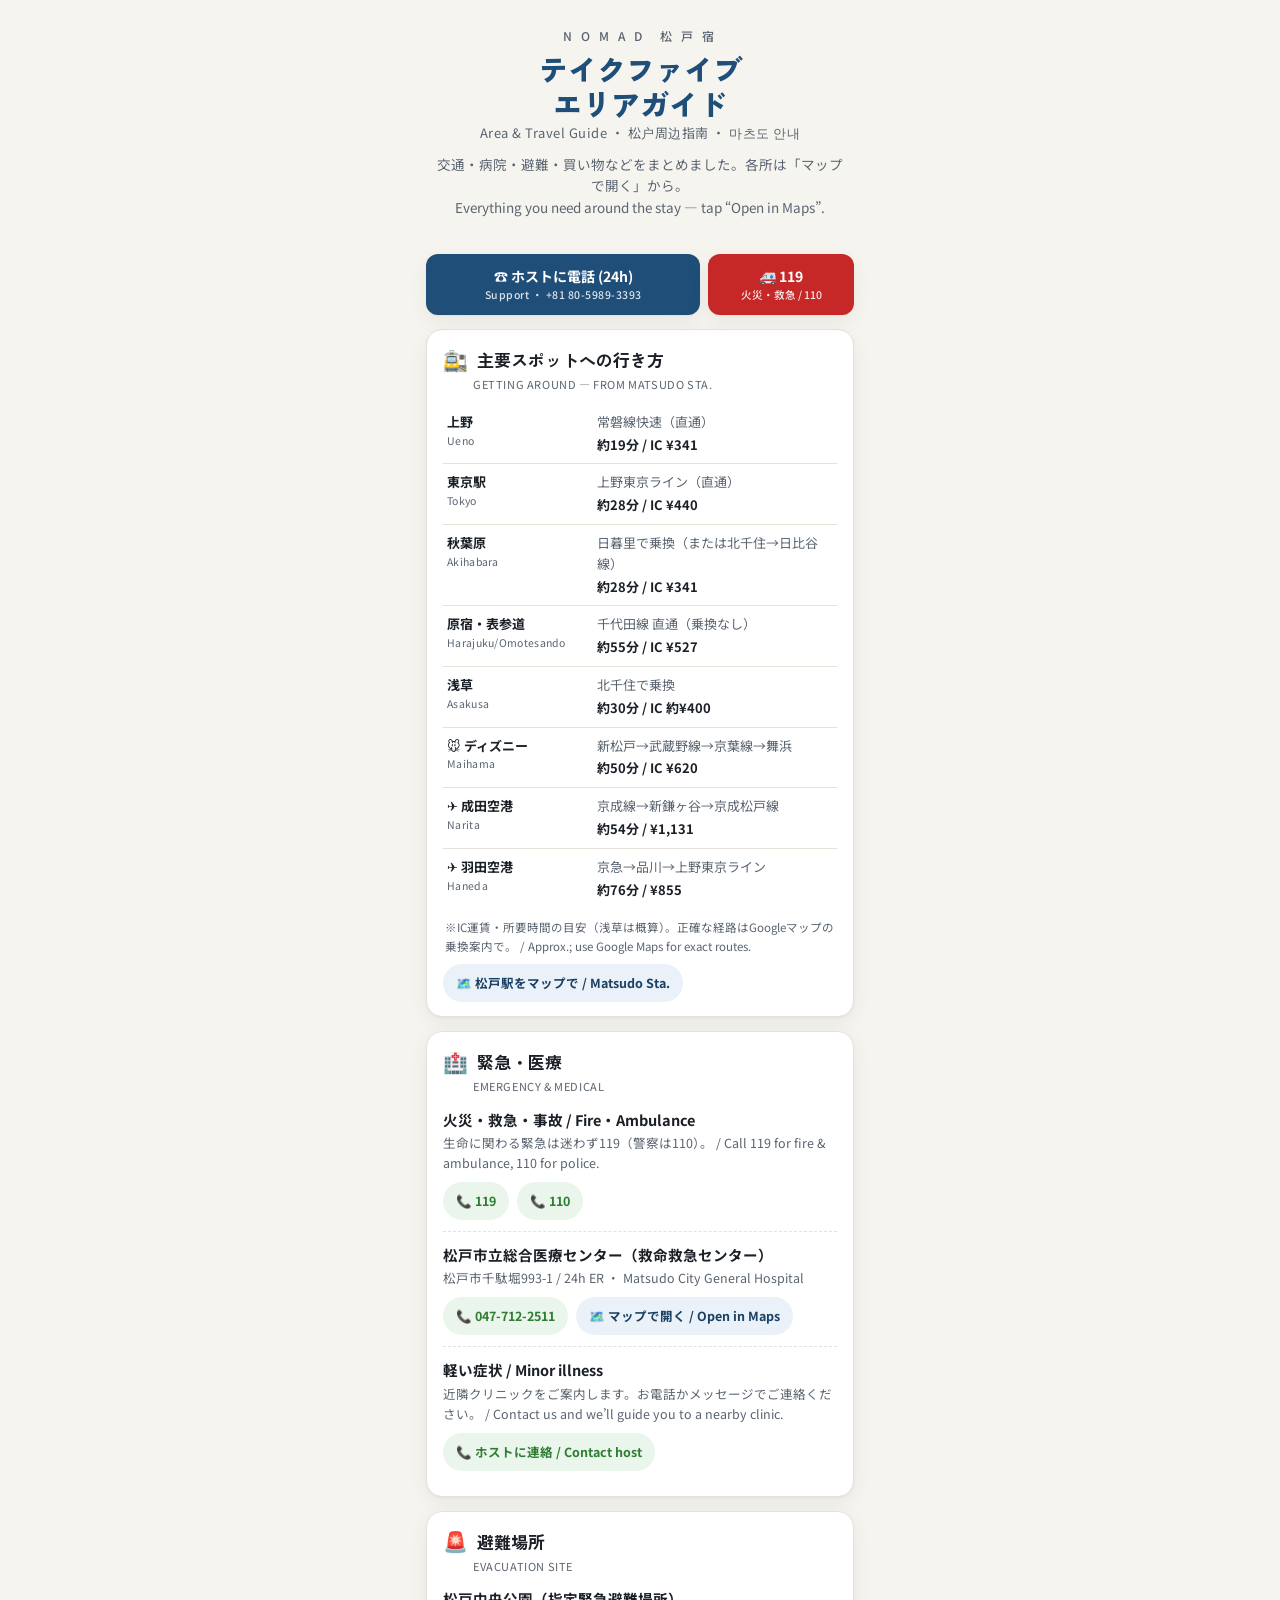
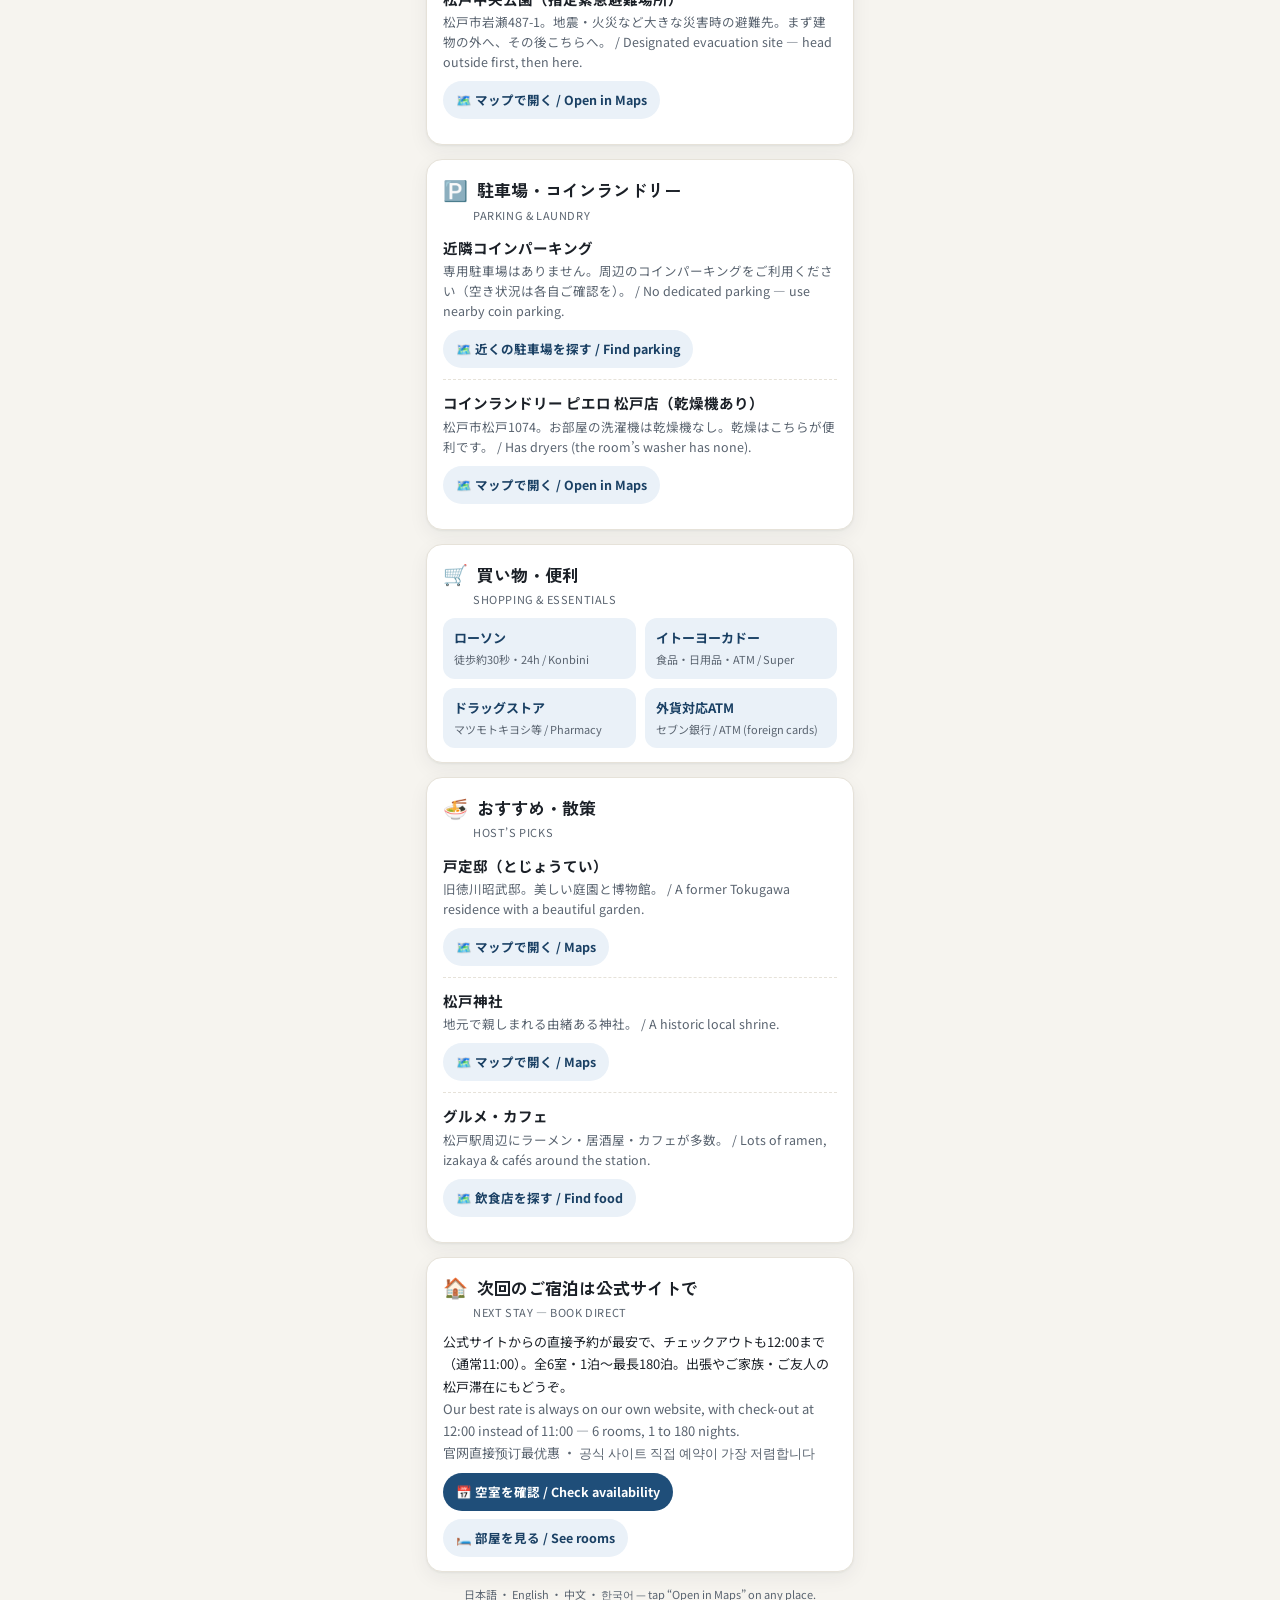
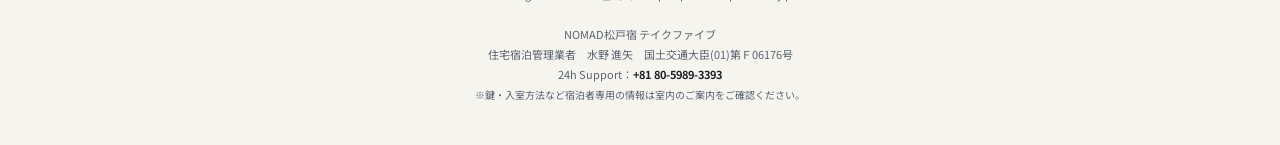
<file: guide.html>
<!doctype html>
<html lang="ja">
<head>
<meta charset="utf-8">
<meta name="viewport" content="width=device-width, initial-scale=1">
<meta name="description" content="NOMAD松戸宿 テイクファイブ 宿泊者向けエリアガイド。交通・病院・避難場所・駐車場・コインランドリー・買い物・おすすめを地図リンク付きでご案内。">
<meta name="robots" content="noindex">
<meta property="og:title" content="松戸エリアガイド ｜ NOMAD松戸宿 テイクファイブ">
<meta property="og:type" content="website">
<meta name="theme-color" content="#1F4E79">
<title>松戸エリアガイド</title>
<link rel="preconnect" href="https://fonts.googleapis.com">
<link rel="preconnect" href="https://fonts.gstatic.com" crossorigin>
<link rel="stylesheet" href="https://fonts.googleapis.com/css2?family=Zen+Kaku+Gothic+New:wght@500;700;900&family=Noto+Sans+JP:wght@400;500;700&display=swap">
<style>
:root{
  --ground:#f6f4ef; --card:#ffffff; --ink:#1b2027; --sub:#5a6470; --line:#e6e2d9;
  --accent:#1F4E79; --accent-soft:#eaf1f8; --accent-ink:#1a4064;
  --red:#c62828; --red-soft:#fdecec; --green:#2e7d32; --green-soft:#eaf5eb;
  --shadow:0 1px 2px rgba(20,30,45,.05), 0 6px 20px rgba(20,30,45,.06);
}
:root:not([data-theme="light"]){ @media (prefers-color-scheme: dark){
  --ground:#12161c; --card:#1a2029; --ink:#eef1f5; --sub:#9aa6b4; --line:#2b333f;
  --accent:#6ea8dc; --accent-soft:#1c2937; --accent-ink:#a9cdf0;
  --red:#ff6b6b; --red-soft:#33201f; --green:#7bc47f; --green-soft:#1e2a20;
  --shadow:0 1px 2px rgba(0,0,0,.3), 0 8px 24px rgba(0,0,0,.35);
}}
:root[data-theme="dark"]{
  --ground:#12161c; --card:#1a2029; --ink:#eef1f5; --sub:#9aa6b4; --line:#2b333f;
  --accent:#6ea8dc; --accent-soft:#1c2937; --accent-ink:#a9cdf0;
  --red:#ff6b6b; --red-soft:#33201f; --green:#7bc47f; --green-soft:#1e2a20;
  --shadow:0 1px 2px rgba(0,0,0,.3), 0 8px 24px rgba(0,0,0,.35);
}
*{ box-sizing:border-box; }
body{ margin:0; background:var(--ground); color:var(--ink);
  font-family:"Noto Sans JP","Hiragino Sans","Yu Gothic",system-ui,sans-serif;
  line-height:1.6; -webkit-font-smoothing:antialiased; }
.wrap{ max-width:460px; margin:0 auto; padding:0 16px 40px; }
a{ color:inherit; }

/* header */
.hero{ text-align:center; padding:26px 8px 8px; }
.eyebrow{ font-size:12px; letter-spacing:3px; color:var(--sub); font-weight:500; }
.hero h1{ font-family:"Zen Kaku Gothic New",sans-serif; font-weight:900; color:var(--accent);
  font-size:29px; line-height:1.2; margin:6px 0 2px; text-wrap:balance; }
.hero .en{ font-size:13px; color:var(--sub); letter-spacing:.5px; }
.hero .lead{ font-size:13.5px; color:var(--sub); margin-top:10px; }

/* sticky emergency bar */
.sos{ position:sticky; top:8px; z-index:10; display:flex; gap:8px; margin:14px 0 4px; }
.sos a{ flex:1; text-decoration:none; border-radius:12px; padding:11px 8px; text-align:center;
  font-weight:700; font-size:14px; box-shadow:var(--shadow); }
.sos .call{ background:var(--accent); color:#fff; }
.sos .call small{ display:block; font-weight:500; font-size:10.5px; opacity:.85; letter-spacing:.5px; }
.sos .em{ background:var(--red); color:#fff; flex:0 0 34%; }
.sos .em small{ display:block; font-weight:500; font-size:10.5px; opacity:.9; }

/* section card */
.card{ background:var(--card); border:1px solid var(--line); border-radius:16px;
  padding:16px 16px 14px; margin-top:14px; box-shadow:var(--shadow); }
.card > h2{ font-family:"Zen Kaku Gothic New",sans-serif; font-weight:700; font-size:17px;
  margin:0 0 3px; display:flex; align-items:center; gap:9px; }
.card > h2 .ic{ font-size:20px; line-height:1; }
.card > .sec-en{ font-size:11px; color:var(--sub); letter-spacing:.6px; margin:0 0 10px 30px;
  text-transform:uppercase; }

/* place row */
.place{ padding:11px 0; border-top:1px dashed var(--line); }
.place:first-of-type{ border-top:none; padding-top:2px; }
.place .nm{ font-weight:700; font-size:14.5px; }
.place .meta{ font-size:12.5px; color:var(--sub); margin-top:2px; }
.actions{ display:flex; flex-wrap:wrap; gap:8px; margin-top:9px; }
.btn{ text-decoration:none; font-size:12.5px; font-weight:700; padding:8px 12px; border-radius:999px;
  display:inline-flex; align-items:center; gap:6px; border:1px solid transparent; }
.btn.map{ background:var(--accent-soft); color:var(--accent-ink); }
.btn.tel{ background:var(--green-soft); color:var(--green); }
.btn.book{ background:var(--accent); color:#fff; }
:root[data-theme="dark"] .btn.book{ color:#12161c; }
:root:not([data-theme="light"]){ @media (prefers-color-scheme: dark){ .btn.book{ color:#12161c; } } }
.btn:focus-visible{ outline:2px solid var(--accent); outline-offset:2px; }

/* transit table */
.tbl{ width:100%; border-collapse:collapse; font-size:13px; }
.tbl td{ padding:8px 4px; border-top:1px solid var(--line); vertical-align:top; }
.tbl tr:first-child td{ border-top:none; }
.tbl .dest{ font-weight:700; width:38%; }
.tbl .dest small{ display:block; font-weight:400; color:var(--sub); font-size:10.5px; letter-spacing:.3px; }
.tbl .route{ color:var(--sub); }
.tbl .fig{ display:block; color:var(--ink); font-weight:700; margin-top:2px;
  font-variant-numeric:tabular-nums; }
.note{ font-size:11.5px; color:var(--sub); margin:10px 2px 0; }

/* shopping grid */
.grid{ display:grid; grid-template-columns:1fr 1fr; gap:9px; margin-top:4px; }
.mini{ background:var(--accent-soft); border-radius:12px; padding:10px 11px; text-decoration:none; }
.mini .t{ font-weight:700; font-size:13px; color:var(--accent-ink); }
.mini .d{ font-size:11px; color:var(--sub); margin-top:2px; }

.foot{ text-align:center; font-size:11px; color:var(--sub); margin-top:22px; line-height:1.8; }
.foot b{ color:var(--ink); }
.langs{ text-align:center; font-size:11px; color:var(--sub); margin-top:14px; }
@media (prefers-reduced-motion:no-preference){ .btn,.sos a{ transition:transform .08s ease; } }
.btn:active,.sos a:active{ transform:scale(.97); }
</style>
  <!-- Google tag (gtag.js) -->
  <script async src="https://www.googletagmanager.com/gtag/js?id=G-TQQF6RS5KN"></script>
  <script>
    window.dataLayer = window.dataLayer || [];
    function gtag(){dataLayer.push(arguments);}
    gtag('js', new Date());
    gtag('config', 'G-TQQF6RS5KN');
  </script>
</head>
<body>
<div class="wrap">

  <div class="hero">
    <div class="eyebrow">N O M A D　松 戸 宿</div>
    <h1>テイクファイブ<br>エリアガイド</h1>
    <div class="en">Area &amp; Travel Guide ・ 松户周边指南 ・ 마츠도 안내</div>
    <p class="lead">交通・病院・避難・買い物などをまとめました。各所は「マップで開く」から。<br>Everything you need around the stay — tap “Open in Maps”.</p>
  </div>

  <div class="sos">
    <a class="call" href="tel:+818059893393">☎️ ホストに電話 (24h)<small>Support ・ +81 80-5989-3393</small></a>
    <a class="em" href="tel:119">🚑 119<small>火災・救急 / 110</small></a>
  </div>

  <!-- 交通 -->
  <div class="card">
    <h2><span class="ic">🚉</span>主要スポットへの行き方</h2>
    <p class="sec-en">Getting Around — from Matsudo Sta.</p>
    <table class="tbl">
      <tr><td class="dest">上野<small>Ueno</small></td><td class="route">常磐線快速（直通）<span class="fig">約19分 / IC ¥341</span></td></tr>
      <tr><td class="dest">東京駅<small>Tokyo</small></td><td class="route">上野東京ライン（直通）<span class="fig">約28分 / IC ¥440</span></td></tr>
      <tr><td class="dest">秋葉原<small>Akihabara</small></td><td class="route">日暮里で乗換（または北千住→日比谷線）<span class="fig">約28分 / IC ¥341</span></td></tr>
      <tr><td class="dest">原宿・表参道<small>Harajuku/Omotesando</small></td><td class="route">千代田線 直通（乗換なし）<span class="fig">約55分 / IC ¥527</span></td></tr>
      <tr><td class="dest">浅草<small>Asakusa</small></td><td class="route">北千住で乗換<span class="fig">約30分 / IC 約¥400</span></td></tr>
      <tr><td class="dest">🐭 ディズニー<small>Maihama</small></td><td class="route">新松戸→武蔵野線→京葉線→舞浜<span class="fig">約50分 / IC ¥620</span></td></tr>
      <tr><td class="dest">✈️ 成田空港<small>Narita</small></td><td class="route">京成線→新鎌ヶ谷→京成松戸線<span class="fig">約54分 / ¥1,131</span></td></tr>
      <tr><td class="dest">✈️ 羽田空港<small>Haneda</small></td><td class="route">京急→品川→上野東京ライン<span class="fig">約76分 / ¥855</span></td></tr>
    </table>
    <p class="note">※IC運賃・所要時間の目安（浅草は概算）。正確な経路はGoogleマップの乗換案内で。 / Approx.; use Google Maps for exact routes.</p>
    <div class="actions">
      <a class="btn map" href="https://www.google.com/maps/dir/?api=1&destination=松戸駅" target="_blank" rel="noopener">🗺️ 松戸駅をマップで / Matsudo Sta.</a>
    </div>
  </div>

  <!-- 緊急・医療 -->
  <div class="card">
    <h2><span class="ic">🏥</span>緊急・医療</h2>
    <p class="sec-en">Emergency &amp; Medical</p>
    <div class="place">
      <div class="nm">火災・救急・事故 / Fire・Ambulance</div>
      <div class="meta">生命に関わる緊急は迷わず119（警察は110）。 / Call 119 for fire &amp; ambulance, 110 for police.</div>
      <div class="actions">
        <a class="btn tel" href="tel:119">📞 119</a>
        <a class="btn tel" href="tel:110">📞 110</a>
      </div>
    </div>
    <div class="place">
      <div class="nm">松戸市立総合医療センター（救命救急センター）</div>
      <div class="meta">松戸市千駄堀993-1 / 24h ER ・ Matsudo City General Hospital</div>
      <div class="actions">
        <a class="btn tel" href="tel:0477122511">📞 047-712-2511</a>
        <a class="btn map" href="https://www.google.com/maps/search/?api=1&query=松戸市立総合医療センター" target="_blank" rel="noopener">🗺️ マップで開く / Open in Maps</a>
      </div>
    </div>
    <div class="place">
      <div class="nm">軽い症状 / Minor illness</div>
      <div class="meta">近隣クリニックをご案内します。お電話かメッセージでご連絡ください。 / Contact us and we’ll guide you to a nearby clinic.</div>
      <div class="actions">
        <a class="btn tel" href="tel:+818059893393">📞 ホストに連絡 / Contact host</a>
      </div>
    </div>
  </div>

  <!-- 避難場所 -->
  <div class="card">
    <h2><span class="ic">🚨</span>避難場所</h2>
    <p class="sec-en">Evacuation Site</p>
    <div class="place">
      <div class="nm">松戸中央公園（指定緊急避難場所）</div>
      <div class="meta">松戸市岩瀬487-1。地震・火災など大きな災害時の避難先。まず建物の外へ、その後こちらへ。 / Designated evacuation site — head outside first, then here.</div>
      <div class="actions">
        <a class="btn map" href="https://www.google.com/maps/search/?api=1&query=松戸中央公園 松戸市岩瀬487-1" target="_blank" rel="noopener">🗺️ マップで開く / Open in Maps</a>
      </div>
    </div>
  </div>

  <!-- 駐車場・ランドリー -->
  <div class="card">
    <h2><span class="ic">🅿️</span>駐車場・コインランドリー</h2>
    <p class="sec-en">Parking &amp; Laundry</p>
    <div class="place">
      <div class="nm">近隣コインパーキング</div>
      <div class="meta">専用駐車場はありません。周辺のコインパーキングをご利用ください（空き状況は各自ご確認を）。 / No dedicated parking — use nearby coin parking.</div>
      <div class="actions">
        <a class="btn map" href="https://www.google.com/maps/search/?api=1&query=コインパーキング 松戸市松戸1115" target="_blank" rel="noopener">🗺️ 近くの駐車場を探す / Find parking</a>
      </div>
    </div>
    <div class="place">
      <div class="nm">コインランドリー ピエロ 松戸店（乾燥機あり）</div>
      <div class="meta">松戸市松戸1074。お部屋の洗濯機は乾燥機なし。乾燥はこちらが便利です。 / Has dryers (the room’s washer has none).</div>
      <div class="actions">
        <a class="btn map" href="https://www.google.com/maps/search/?api=1&query=コインランドリーピエロ 松戸店 松戸市松戸1074" target="_blank" rel="noopener">🗺️ マップで開く / Open in Maps</a>
      </div>
    </div>
  </div>

  <!-- 買い物 -->
  <div class="card">
    <h2><span class="ic">🛒</span>買い物・便利</h2>
    <p class="sec-en">Shopping &amp; Essentials</p>
    <div class="grid">
      <a class="mini" href="https://www.google.com/maps/search/?api=1&query=ローソン 松戸市松戸1115" target="_blank" rel="noopener"><div class="t">ローソン</div><div class="d">徒歩約30秒・24h / Konbini</div></a>
      <a class="mini" href="https://www.google.com/maps/search/?api=1&query=イトーヨーカドー松戸店" target="_blank" rel="noopener"><div class="t">イトーヨーカドー</div><div class="d">食品・日用品・ATM / Super</div></a>
      <a class="mini" href="https://www.google.com/maps/search/?api=1&query=マツモトキヨシ 松戸駅" target="_blank" rel="noopener"><div class="t">ドラッグストア</div><div class="d">マツモトキヨシ等 / Pharmacy</div></a>
      <a class="mini" href="https://www.google.com/maps/search/?api=1&query=セブン銀行ATM 松戸駅" target="_blank" rel="noopener"><div class="t">外貨対応ATM</div><div class="d">セブン銀行 / ATM (foreign cards)</div></a>
    </div>
  </div>

  <!-- おすすめ -->
  <div class="card">
    <h2><span class="ic">🍜</span>おすすめ・散策</h2>
    <p class="sec-en">Host’s Picks</p>
    <div class="place">
      <div class="nm">戸定邸（とじょうてい）</div>
      <div class="meta">旧徳川昭武邸。美しい庭園と博物館。 / A former Tokugawa residence with a beautiful garden.</div>
      <div class="actions"><a class="btn map" href="https://www.google.com/maps/search/?api=1&query=戸定邸" target="_blank" rel="noopener">🗺️ マップで開く / Maps</a></div>
    </div>
    <div class="place">
      <div class="nm">松戸神社</div>
      <div class="meta">地元で親しまれる由緒ある神社。 / A historic local shrine.</div>
      <div class="actions"><a class="btn map" href="https://www.google.com/maps/search/?api=1&query=松戸神社" target="_blank" rel="noopener">🗺️ マップで開く / Maps</a></div>
    </div>
    <div class="place">
      <div class="nm">グルメ・カフェ</div>
      <div class="meta">松戸駅周辺にラーメン・居酒屋・カフェが多数。 / Lots of ramen, izakaya &amp; cafés around the station.</div>
      <div class="actions"><a class="btn map" href="https://www.google.com/maps/search/?api=1&query=レストラン 松戸駅" target="_blank" rel="noopener">🗺️ 飲食店を探す / Find food</a></div>
    </div>
  </div>

  <!-- 次回の予約 -->
  <div class="card">
    <h2><span class="ic">🏠</span>次回のご宿泊は公式サイトで</h2>
    <p class="sec-en">Next Stay — Book Direct</p>
    <div class="meta" style="font-size:13px;line-height:1.7">
      公式サイトからの直接予約が最安で、チェックアウトも12:00まで（通常11:00）。全6室・1泊〜最長180泊。出張やご家族・ご友人の松戸滞在にもどうぞ。<br>
      <span style="color:var(--sub)">Our best rate is always on our own website, with check-out at 12:00 instead of 11:00 — 6 rooms, 1 to 180 nights.<br>官网直接预订最优惠 ・ 공식 사이트 직접 예약이 가장 저렴합니다</span>
    </div>
    <div class="actions">
      <a class="btn book" href="https://beds24.com/booking2.php?ownerid=129386&amp;referer=guide" target="_blank" rel="noopener">📅 空室を確認 / Check availability</a>
      <a class="btn map" href="https://nomadmatsudo.com/?utm_source=guide&amp;utm_medium=qr" target="_blank" rel="noopener">🛏️ 部屋を見る / See rooms</a>
    </div>
  </div>

  <p class="langs">日本語 ・ English ・ 中文 ・ 한국어 — tap “Open in Maps” on any place.</p>

  <div class="foot">
    NOMAD松戸宿 テイクファイブ<br>
    住宅宿泊管理業者　水野 進矢　国土交通大臣(01)第Ｆ06176号<br>
    24h Support：<b>+81 80-5989-3393</b><br>
    <span style="font-size:10px">※鍵・入室方法など宿泊者専用の情報は室内のご案内をご確認ください。</span>
  </div>

</div>
</body>
</html>
</file>
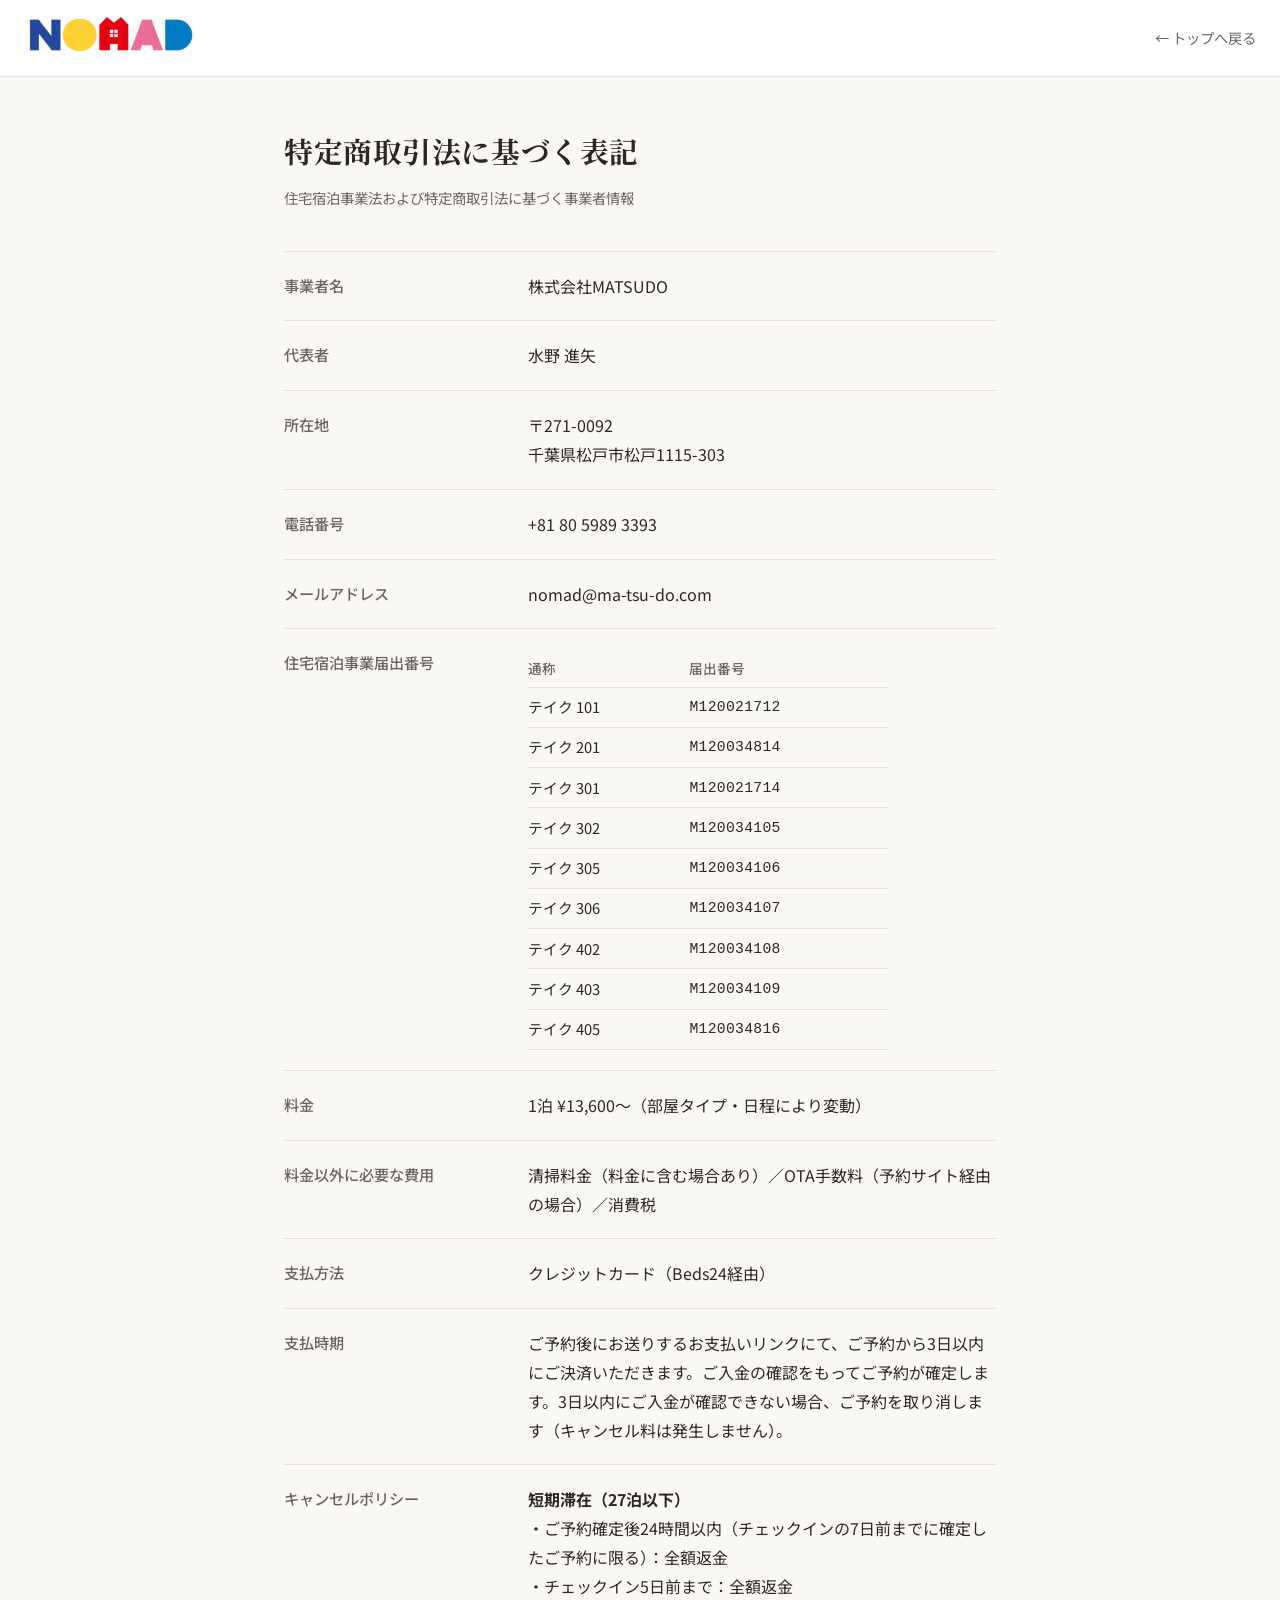
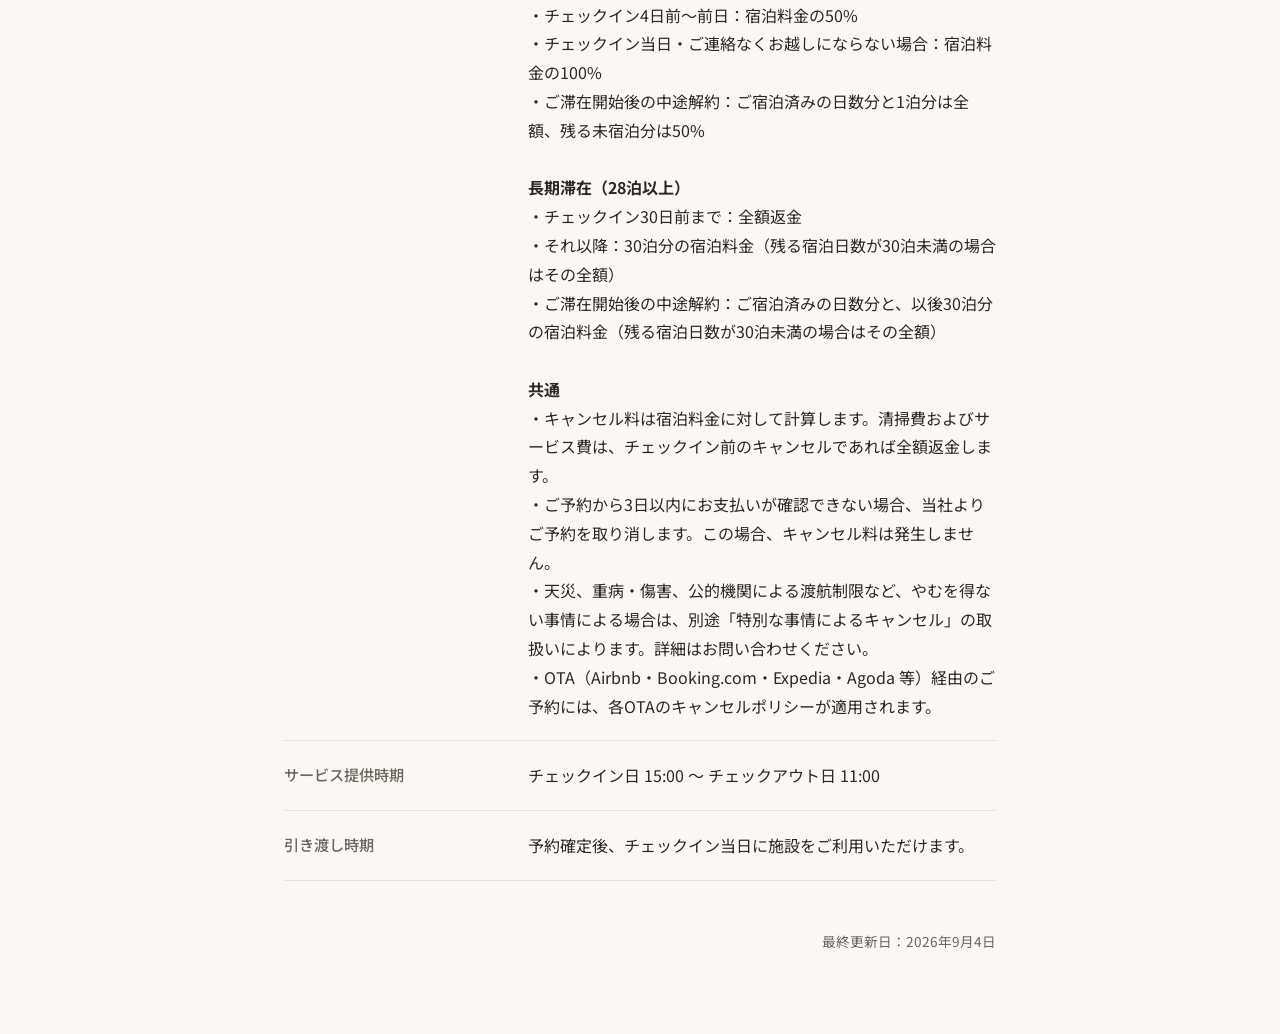
<file: legal.html>
<!DOCTYPE html>
<html lang="ja">
<head>
  <meta charset="UTF-8">
  <meta name="viewport" content="width=device-width, initial-scale=1.0">
  <meta name="robots" content="index, follow">
  <title>特定商取引法に基づく表記 | NOMAD松戸宿</title>
  <meta name="description" content="NOMAD松戸宿の特定商取引法および住宅宿泊事業法に基づく表記。">
  <link rel="preconnect" href="https://fonts.googleapis.com">
  <link rel="preconnect" href="https://fonts.gstatic.com" crossorigin>
  <link href="https://fonts.googleapis.com/css2?family=Noto+Sans+JP:wght@300;400;500;700&family=Noto+Serif+JP:wght@400;700&display=swap" rel="stylesheet">
  <style>
    :root {
      --bg: #faf8f4;
      --text: #2c2825;
      --text-muted: #6b655e;
      --accent: #8b7355;
      --border: #e8e3dc;
    }
    * { box-sizing: border-box; margin: 0; padding: 0; }
    body {
      font-family: 'Noto Sans JP', sans-serif;
      background: var(--bg);
      color: var(--text);
      line-height: 1.8;
      font-size: 16px;
    }
    .page-header {
      background: #fff;
      border-bottom: 1px solid var(--border);
      padding: 1rem 1.5rem;
      display: flex;
      justify-content: space-between;
      align-items: center;
      position: sticky;
      top: 0;
      z-index: 10;
    }
    .page-header img { height: 36px; width: auto; }
    .page-header a.back-link {
      color: var(--text-muted);
      text-decoration: none;
      font-size: 0.9rem;
      transition: color 0.2s;
    }
    .page-header a.back-link:hover { color: var(--accent); }
    .container {
      max-width: 760px;
      margin: 0 auto;
      padding: 3rem 1.5rem 5rem;
    }
    h1 {
      font-family: 'Noto Serif JP', serif;
      font-size: 1.8rem;
      font-weight: 700;
      margin-bottom: 0.5rem;
      letter-spacing: 0.02em;
    }
    .subtitle {
      color: var(--text-muted);
      font-size: 0.9rem;
      margin-bottom: 2.5rem;
    }
    dl {
      border-top: 1px solid var(--border);
    }
    dl > div {
      display: grid;
      grid-template-columns: 220px 1fr;
      gap: 1.5rem;
      padding: 1.25rem 0;
      border-bottom: 1px solid var(--border);
    }
    dt {
      font-weight: 500;
      color: var(--text-muted);
      font-size: 0.95rem;
    }
    dd {
      color: var(--text);
    }
    .reg-table {
      border-collapse: collapse;
      width: 100%;
      max-width: 360px;
      font-size: 0.92rem;
    }
    .reg-table th, .reg-table td {
      text-align: left;
      padding: 0.4rem 0.75rem 0.4rem 0;
      border-bottom: 1px solid var(--border);
    }
    .reg-table th {
      font-weight: 500;
      color: var(--text-muted);
      font-size: 0.85rem;
    }
    .reg-table td:last-child {
      font-family: ui-monospace, SFMono-Regular, Menlo, monospace;
      letter-spacing: 0.02em;
    }
    .updated {
      margin-top: 3rem;
      color: var(--text-muted);
      font-size: 0.85rem;
      text-align: right;
    }
    @media (max-width: 600px) {
      dl > div {
        grid-template-columns: 1fr;
        gap: 0.4rem;
        padding: 1rem 0;
      }
      h1 { font-size: 1.5rem; }
      .container { padding: 2rem 1.25rem 4rem; }
    }
  </style>
  <!-- Google tag (gtag.js) -->
  <script async src="https://www.googletagmanager.com/gtag/js?id=G-TQQF6RS5KN"></script>
  <script>
    window.dataLayer = window.dataLayer || [];
    function gtag(){dataLayer.push(arguments);}
    gtag('js', new Date());
    gtag('config', 'G-TQQF6RS5KN');
  </script>
</head>
<body>
  <header class="page-header">
    <a href="index.html"><img src="img/nomadlogo.png" alt="NOMAD松戸宿"></a>
    <a href="index.html" class="back-link">← トップへ戻る</a>
  </header>

  <main class="container">
    <h1>特定商取引法に基づく表記</h1>
    <p class="subtitle">住宅宿泊事業法および特定商取引法に基づく事業者情報</p>

    <dl>
      <div>
        <dt>事業者名</dt>
        <dd>株式会社MATSUDO</dd>
      </div>
      <div>
        <dt>代表者</dt>
        <dd>水野 進矢</dd>
      </div>
      <div>
        <dt>所在地</dt>
        <dd>〒271-0092<br>千葉県松戸市松戸1115-303</dd>
      </div>
      <div>
        <dt>電話番号</dt>
        <dd>+81 80 5989 3393</dd>
      </div>
      <div>
        <dt>メールアドレス</dt>
        <dd>nomad@ma-tsu-do.com</dd>
      </div>
      <div>
        <dt>住宅宿泊事業届出番号</dt>
        <dd>
          <table class="reg-table">
            <thead>
              <tr><th>通称</th><th>届出番号</th></tr>
            </thead>
            <tbody>
              <tr><td>テイク 101</td><td>M120021712</td></tr>
              <tr><td>テイク 201</td><td>M120034814</td></tr>
              <tr><td>テイク 301</td><td>M120021714</td></tr>
              <tr><td>テイク 302</td><td>M120034105</td></tr>
              <tr><td>テイク 305</td><td>M120034106</td></tr>
              <tr><td>テイク 306</td><td>M120034107</td></tr>
              <tr><td>テイク 402</td><td>M120034108</td></tr>
              <tr><td>テイク 403</td><td>M120034109</td></tr>
              <tr><td>テイク 405</td><td>M120034816</td></tr>
            </tbody>
          </table>
        </dd>
      </div>
      <div>
        <dt>料金</dt>
        <dd>1泊 ¥13,600〜（部屋タイプ・日程により変動）</dd>
      </div>
      <div>
        <dt>料金以外に必要な費用</dt>
        <dd>清掃料金（料金に含む場合あり）／OTA手数料（予約サイト経由の場合）／消費税</dd>
      </div>
      <div>
        <dt>支払方法</dt>
        <dd>クレジットカード（Beds24経由）</dd>
      </div>
      <div>
        <dt>支払時期</dt>
        <dd>ご予約後にお送りするお支払いリンクにて、ご予約から3日以内にご決済いただきます。ご入金の確認をもってご予約が確定します。3日以内にご入金が確認できない場合、ご予約を取り消します（キャンセル料は発生しません）。</dd>
      </div>
      <div>
        <dt>キャンセルポリシー</dt>
        <dd>
          <strong>短期滞在（27泊以下）</strong><br>
          ・ご予約確定後24時間以内（チェックインの7日前までに確定したご予約に限る）：全額返金<br>
          ・チェックイン5日前まで：全額返金<br>
          ・チェックイン4日前〜前日：宿泊料金の50%<br>
          ・チェックイン当日・ご連絡なくお越しにならない場合：宿泊料金の100%<br>
          ・ご滞在開始後の中途解約：ご宿泊済みの日数分と1泊分は全額、残る未宿泊分は50%<br>
          <br>
          <strong>長期滞在（28泊以上）</strong><br>
          ・チェックイン30日前まで：全額返金<br>
          ・それ以降：30泊分の宿泊料金（残る宿泊日数が30泊未満の場合はその全額）<br>
          ・ご滞在開始後の中途解約：ご宿泊済みの日数分と、以後30泊分の宿泊料金（残る宿泊日数が30泊未満の場合はその全額）<br>
          <br>
          <strong>共通</strong><br>
          ・キャンセル料は宿泊料金に対して計算します。清掃費およびサービス費は、チェックイン前のキャンセルであれば全額返金します。<br>
          ・ご予約から3日以内にお支払いが確認できない場合、当社よりご予約を取り消します。この場合、キャンセル料は発生しません。<br>
          ・天災、重病・傷害、公的機関による渡航制限など、やむを得ない事情による場合は、別途「特別な事情によるキャンセル」の取扱いによります。詳細はお問い合わせください。<br>
          ・OTA（Airbnb・Booking.com・Expedia・Agoda 等）経由のご予約には、各OTAのキャンセルポリシーが適用されます。
        </dd>
      </div>
      <div>
        <dt>サービス提供時期</dt>
        <dd>チェックイン日 15:00 〜 チェックアウト日 11:00</dd>
      </div>
      <div>
        <dt>引き渡し時期</dt>
        <dd>予約確定後、チェックイン当日に施設をご利用いただけます。</dd>
      </div>
    </dl>

    <p class="updated">最終更新日：2026年9月4日</p>
  </main>
</body>
</html>
</file>
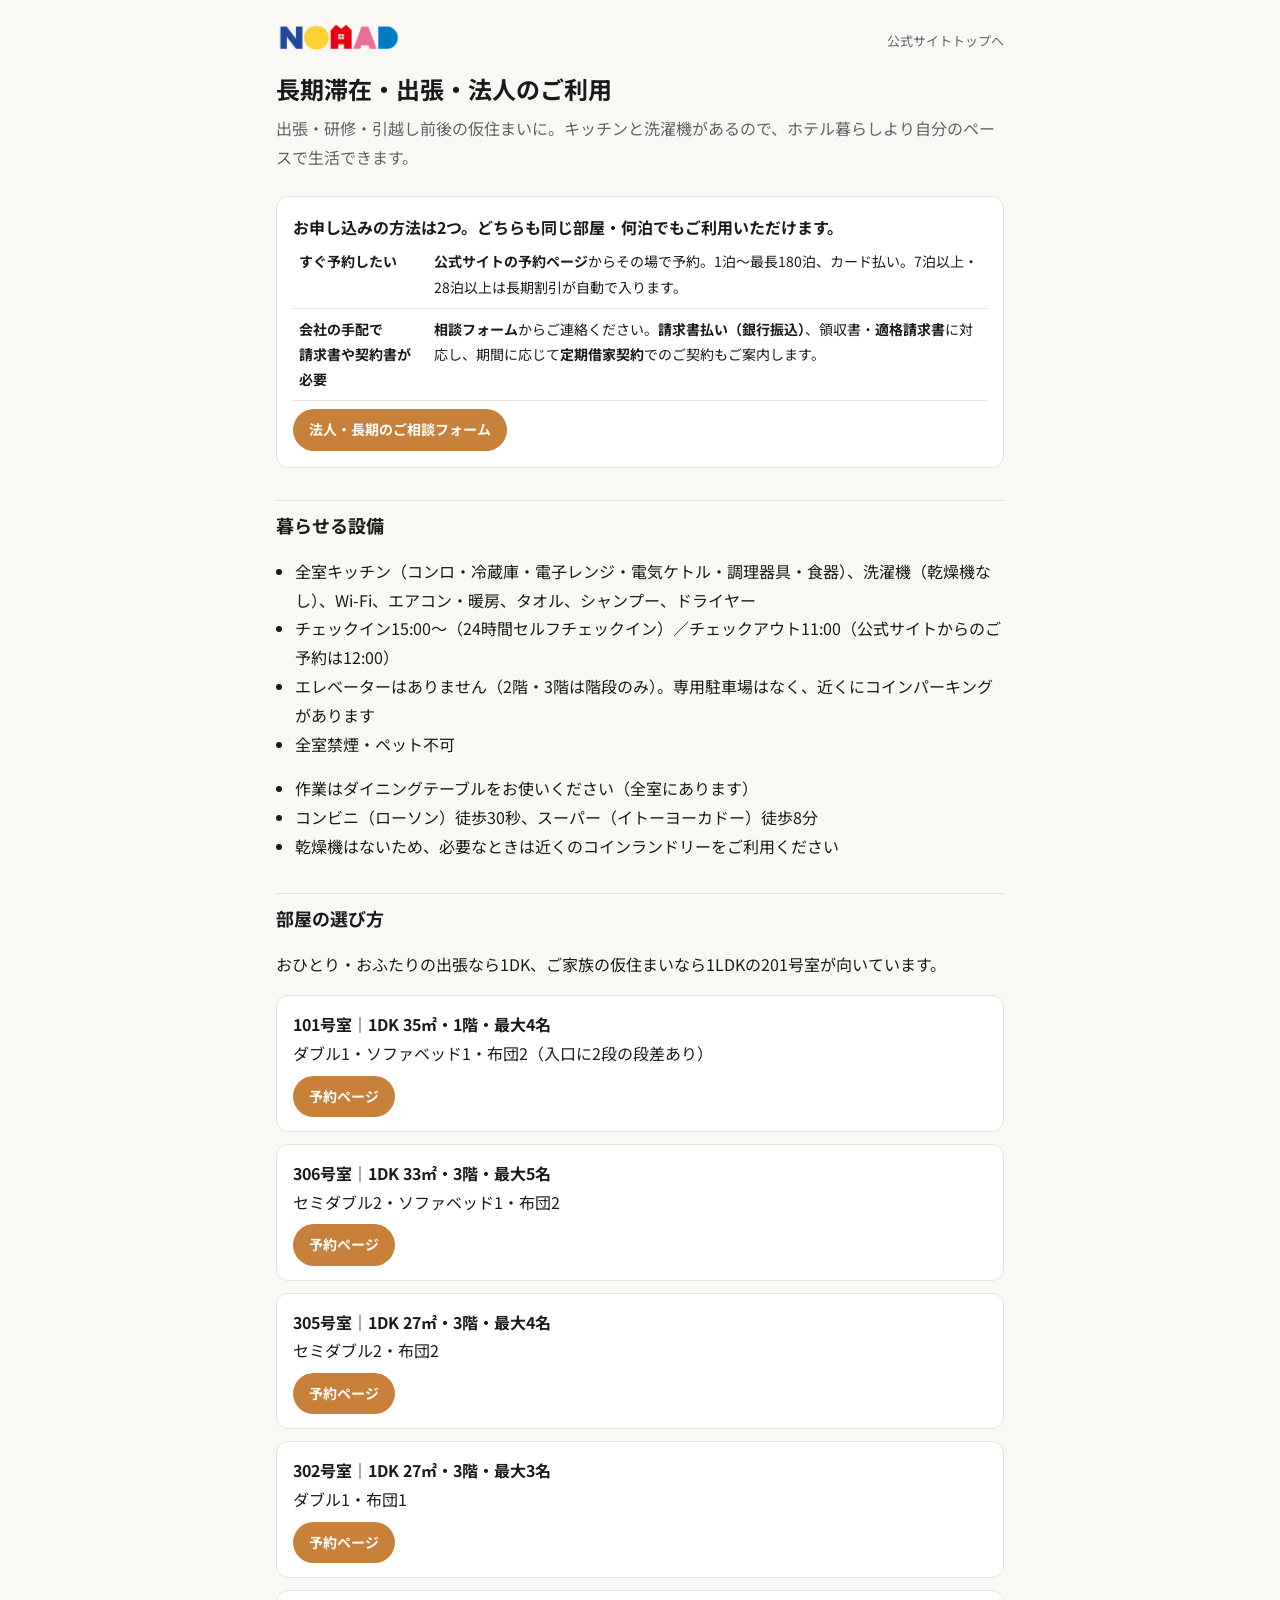
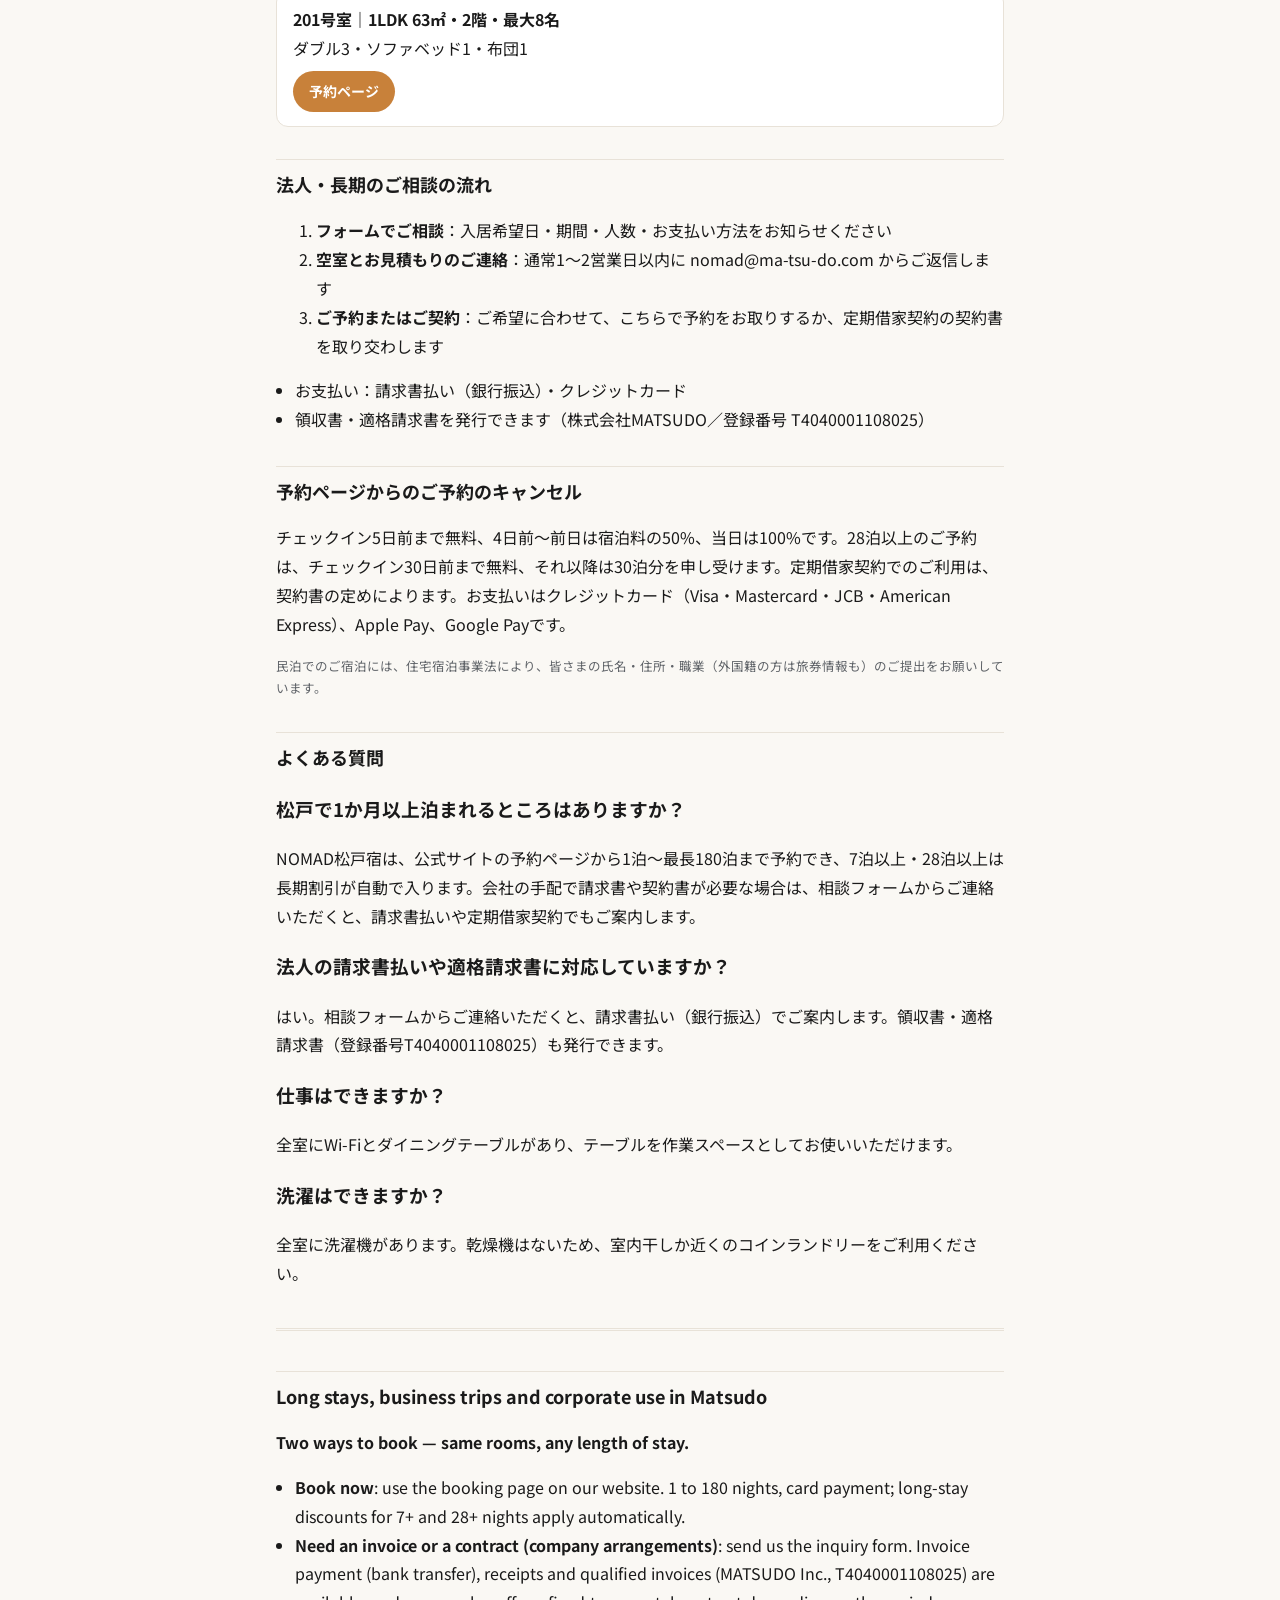
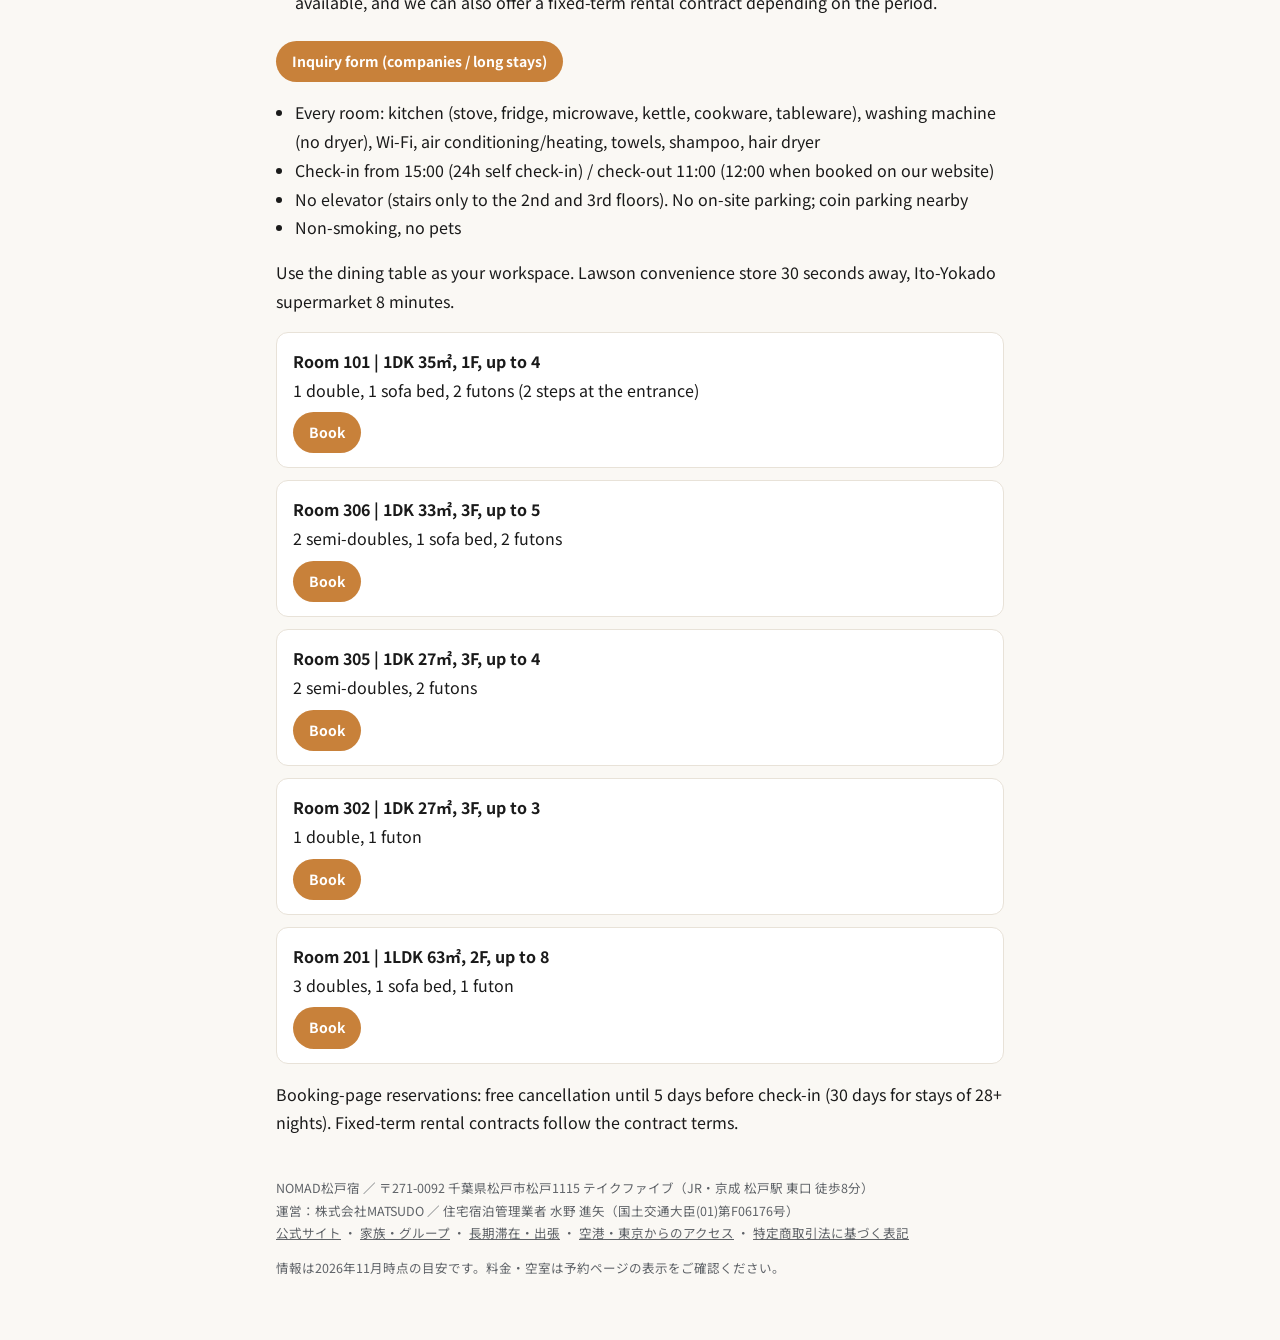
<file: long-stay.html>
<!doctype html>
<html lang="ja">
<head>
<meta charset="utf-8">
<meta name="viewport" content="width=device-width, initial-scale=1">
<title>長期滞在・出張・法人で松戸に泊まる｜最長180泊・請求書払い対応｜NOMAD松戸宿</title>
<meta name="description" content="松戸駅徒歩8分、キッチン・洗濯機付きの1DK〜1LDK。公式サイトで1〜180泊を即予約（7泊以上・28泊以上は長期割引）。法人の請求書払い・適格請求書・定期借家契約にも対応。">
<link rel="canonical" href="https://nomadmatsudo.com/long-stay.html">
<meta property="og:title" content="長期滞在・出張・法人で松戸に泊まる｜最長180泊・請求書払い対応｜NOMAD松戸宿">
<meta property="og:description" content="松戸駅徒歩8分、キッチン・洗濯機付きの1DK〜1LDK。公式サイトで1〜180泊を即予約（7泊以上・28泊以上は長期割引）。法人の請求書払い・適格請求書・定期借家契約にも対応。">
<meta property="og:type" content="article">
<meta property="og:url" content="https://nomadmatsudo.com/long-stay.html">
<link rel="preconnect" href="https://fonts.googleapis.com">
<link rel="preconnect" href="https://fonts.gstatic.com" crossorigin>
<link rel="stylesheet" href="https://fonts.googleapis.com/css2?family=Noto+Sans+JP:wght@400;700&display=swap">
<style>
:root{--ink:#1a1a1a;--sub:#5f6368;--bg:#faf8f4;--card:#fff;--line:#e8e2d8;--warm:#c8813a;--warm-ink:#8a5520}
:root:not([data-theme="light"]){@media (prefers-color-scheme:dark){--ink:#eceae6;--sub:#a9a6a0;--bg:#16181b;--card:#1f2226;--line:#33373c;--warm:#e0a060;--warm-ink:#f0c08a}}
*{box-sizing:border-box}
body{margin:0;background:var(--bg);color:var(--ink);font-family:"Noto Sans JP",system-ui,-apple-system,sans-serif;line-height:1.8}
.wrap{max-width:760px;margin:0 auto;padding:24px 16px 48px}
header{display:flex;align-items:center;justify-content:space-between;gap:12px;margin-bottom:8px}
header img{height:26px;width:auto}
header a{color:var(--sub);font-size:13px;text-decoration:none}
h1{font-size:24px;line-height:1.4;margin:16px 0 8px}
h2{font-size:18px;margin:32px 0 8px;padding-top:8px;border-top:1px solid var(--line)}
p.lead{color:var(--sub);margin-top:0}
ul{padding-left:1.2em}
ul.rooms{list-style:none;padding:0;display:grid;gap:12px}
ul.rooms li{background:var(--card);border:1px solid var(--line);border-radius:12px;padding:14px 16px}
table{width:100%;border-collapse:collapse;font-size:14px}
td,th{border-bottom:1px solid var(--line);padding:8px 6px;text-align:left;vertical-align:top}
.btn{display:inline-block;margin-top:8px;background:var(--warm);color:#fff;text-decoration:none;font-weight:700;font-size:14px;padding:8px 16px;border-radius:999px}
.cta{background:var(--card);border:1px solid var(--line);border-radius:12px;padding:16px;margin:24px 0}
.cta th{min-width:7.5em;padding-right:12px}
.note{font-size:12.5px;color:var(--sub)}
.en{margin-top:40px;padding-top:8px;border-top:3px double var(--line)}
footer{margin-top:40px;font-size:12.5px;color:var(--sub)}
footer a{color:var(--sub)}
</style>
<script async src="https://www.googletagmanager.com/gtag/js?id=G-TQQF6RS5KN"></script>
<script>window.dataLayer=window.dataLayer||[];function gtag(){dataLayer.push(arguments);}gtag('js',new Date());gtag('config','G-TQQF6RS5KN');</script>
<script type="application/ld+json">{"@context": "https://schema.org", "@type": "FAQPage", "mainEntity": [{"@type": "Question", "name": "松戸で1か月以上泊まれるところはありますか？", "acceptedAnswer": {"@type": "Answer", "text": "NOMAD松戸宿は、公式サイトの予約ページから1泊〜最長180泊まで予約でき、7泊以上・28泊以上は長期割引が自動で入ります。会社の手配で請求書や契約書が必要な場合は、相談フォームからご連絡いただくと、請求書払いや定期借家契約でもご案内します。"}}, {"@type": "Question", "name": "法人の請求書払いや適格請求書に対応していますか？", "acceptedAnswer": {"@type": "Answer", "text": "はい。相談フォームからご連絡いただくと、請求書払い（銀行振込）でご案内します。領収書・適格請求書（登録番号T4040001108025）も発行できます。"}}, {"@type": "Question", "name": "仕事はできますか？", "acceptedAnswer": {"@type": "Answer", "text": "全室にWi-Fiとダイニングテーブルがあり、テーブルを作業スペースとしてお使いいただけます。"}}, {"@type": "Question", "name": "洗濯はできますか？", "acceptedAnswer": {"@type": "Answer", "text": "全室に洗濯機があります。乾燥機はないため、室内干しか近くのコインランドリーをご利用ください。"}}]}</script>
</head>
<body>
<div class="wrap">
<header><a href="/"><img src="img/nomadlogo.png" alt="NOMAD 松戸宿" width="126" height="26"></a><a href="/">公式サイトトップへ</a></header>
<main>
<h1>長期滞在・出張・法人のご利用</h1>
<p class="lead">出張・研修・引越し前後の仮住まいに。キッチンと洗濯機があるので、ホテル暮らしより自分のペースで生活できます。</p>
<div class="cta"><strong>お申し込みの方法は2つ。どちらも同じ部屋・何泊でもご利用いただけます。</strong>
<table>
<tr><th>すぐ予約したい</th><td><strong>公式サイトの予約ページ</strong>からその場で予約。1泊〜最長180泊、カード払い。7泊以上・28泊以上は長期割引が自動で入ります。</td></tr>
<tr><th>会社の手配で<br>請求書や契約書が必要</th><td><strong>相談フォーム</strong>からご連絡ください。<strong>請求書払い（銀行振込）</strong>、領収書・<strong>適格請求書</strong>に対応し、期間に応じて<strong>定期借家契約</strong>でのご契約もご案内します。</td></tr>
</table>
<a class="btn" href="https://docs.google.com/forms/d/e/1FAIpQLSf_LXsvyJbqNTjfu-Arsjxme8gPe3IXpZXdTK-E4wd7sfaeAg/viewform" target="_blank" rel="noopener">法人・長期のご相談フォーム</a></div>
<h2>暮らせる設備</h2>
<ul>
<li>全室キッチン（コンロ・冷蔵庫・電子レンジ・電気ケトル・調理器具・食器）、洗濯機（乾燥機なし）、Wi-Fi、エアコン・暖房、タオル、シャンプー、ドライヤー</li>
<li>チェックイン15:00〜（24時間セルフチェックイン）／チェックアウト11:00（公式サイトからのご予約は12:00）</li>
<li>エレベーターはありません（2階・3階は階段のみ）。専用駐車場はなく、近くにコインパーキングがあります</li>
<li>全室禁煙・ペット不可</li>
</ul>
<ul>
<li>作業はダイニングテーブルをお使いください（全室にあります）</li>
<li>コンビニ（ローソン）徒歩30秒、スーパー（イトーヨーカドー）徒歩8分</li>
<li>乾燥機はないため、必要なときは近くのコインランドリーをご利用ください</li>
</ul>
<h2>部屋の選び方</h2>
<p>おひとり・おふたりの出張なら1DK、ご家族の仮住まいなら1LDKの201号室が向いています。</p>
<ul class="rooms"><li><strong>101号室｜1DK 35㎡・1階・最大4名</strong><br>ダブル1・ソファベッド1・布団2（入口に2段の段差あり）<br><a class="btn" href="https://beds24.com/booking2.php?propid=247512&referer=lp-longstay" target="_blank" rel="noopener">予約ページ</a></li><li><strong>306号室｜1DK 33㎡・3階・最大5名</strong><br>セミダブル2・ソファベッド1・布団2<br><a class="btn" href="https://beds24.com/booking2.php?propid=247511&referer=lp-longstay" target="_blank" rel="noopener">予約ページ</a></li><li><strong>305号室｜1DK 27㎡・3階・最大4名</strong><br>セミダブル2・布団2<br><a class="btn" href="https://beds24.com/booking2.php?propid=247514&referer=lp-longstay" target="_blank" rel="noopener">予約ページ</a></li><li><strong>302号室｜1DK 27㎡・3階・最大3名</strong><br>ダブル1・布団1<br><a class="btn" href="https://beds24.com/booking2.php?propid=247510&referer=lp-longstay" target="_blank" rel="noopener">予約ページ</a></li><li><strong>201号室｜1LDK 63㎡・2階・最大8名</strong><br>ダブル3・ソファベッド1・布団1<br><a class="btn" href="https://beds24.com/booking2.php?propid=247506&referer=lp-longstay" target="_blank" rel="noopener">予約ページ</a></li></ul>
<h2>法人・長期のご相談の流れ</h2>
<ol>
<li><strong>フォームでご相談</strong>：入居希望日・期間・人数・お支払い方法をお知らせください</li>
<li><strong>空室とお見積もりのご連絡</strong>：通常1〜2営業日以内に nomad@ma-tsu-do.com からご返信します</li>
<li><strong>ご予約またはご契約</strong>：ご希望に合わせて、こちらで予約をお取りするか、定期借家契約の契約書を取り交わします</li>
</ol>
<ul>
<li>お支払い：請求書払い（銀行振込）・クレジットカード</li>
<li>領収書・適格請求書を発行できます（株式会社MATSUDO／登録番号 T4040001108025）</li>
</ul>
<h2>予約ページからのご予約のキャンセル</h2>
<p>チェックイン5日前まで無料、4日前〜前日は宿泊料の50%、当日は100%です。28泊以上のご予約は、チェックイン30日前まで無料、それ以降は30泊分を申し受けます。定期借家契約でのご利用は、契約書の定めによります。お支払いはクレジットカード（Visa・Mastercard・JCB・American Express）、Apple Pay、Google Payです。</p>
<p class="note">民泊でのご宿泊には、住宅宿泊事業法により、皆さまの氏名・住所・職業（外国籍の方は旅券情報も）のご提出をお願いしています。</p>
<h2>よくある質問</h2>
<h3>松戸で1か月以上泊まれるところはありますか？</h3><p>NOMAD松戸宿は、公式サイトの予約ページから1泊〜最長180泊まで予約でき、7泊以上・28泊以上は長期割引が自動で入ります。会社の手配で請求書や契約書が必要な場合は、相談フォームからご連絡いただくと、請求書払いや定期借家契約でもご案内します。</p><h3>法人の請求書払いや適格請求書に対応していますか？</h3><p>はい。相談フォームからご連絡いただくと、請求書払い（銀行振込）でご案内します。領収書・適格請求書（登録番号T4040001108025）も発行できます。</p><h3>仕事はできますか？</h3><p>全室にWi-Fiとダイニングテーブルがあり、テーブルを作業スペースとしてお使いいただけます。</p><h3>洗濯はできますか？</h3><p>全室に洗濯機があります。乾燥機はないため、室内干しか近くのコインランドリーをご利用ください。</p>
<section class="en" lang="en">
<h2>Long stays, business trips and corporate use in Matsudo</h2>
<p><strong>Two ways to book — same rooms, any length of stay.</strong></p>
<ul>
<li><strong>Book now</strong>: use the booking page on our website. 1 to 180 nights, card payment; long-stay discounts for 7+ and 28+ nights apply automatically.</li>
<li><strong>Need an invoice or a contract (company arrangements)</strong>: send us the inquiry form. Invoice payment (bank transfer), receipts and qualified invoices (MATSUDO Inc., T4040001108025) are available, and we can also offer a fixed-term rental contract depending on the period.</li>
</ul>
<p><a class="btn" href="https://docs.google.com/forms/d/e/1FAIpQLSf_LXsvyJbqNTjfu-Arsjxme8gPe3IXpZXdTK-E4wd7sfaeAg/viewform" target="_blank" rel="noopener">Inquiry form (companies / long stays)</a></p>
<ul>
<li>Every room: kitchen (stove, fridge, microwave, kettle, cookware, tableware), washing machine (no dryer), Wi-Fi, air conditioning/heating, towels, shampoo, hair dryer</li>
<li>Check-in from 15:00 (24h self check-in) / check-out 11:00 (12:00 when booked on our website)</li>
<li>No elevator (stairs only to the 2nd and 3rd floors). No on-site parking; coin parking nearby</li>
<li>Non-smoking, no pets</li>
</ul>
<p>Use the dining table as your workspace. Lawson convenience store 30 seconds away, Ito-Yokado supermarket 8 minutes.</p>
<ul class="rooms"><li><strong>Room 101 | 1DK 35㎡, 1F, up to 4</strong><br>1 double, 1 sofa bed, 2 futons (2 steps at the entrance)<br><a class="btn" href="https://beds24.com/booking2.php?propid=247512&referer=lp-longstay" target="_blank" rel="noopener">Book</a></li><li><strong>Room 306 | 1DK 33㎡, 3F, up to 5</strong><br>2 semi-doubles, 1 sofa bed, 2 futons<br><a class="btn" href="https://beds24.com/booking2.php?propid=247511&referer=lp-longstay" target="_blank" rel="noopener">Book</a></li><li><strong>Room 305 | 1DK 27㎡, 3F, up to 4</strong><br>2 semi-doubles, 2 futons<br><a class="btn" href="https://beds24.com/booking2.php?propid=247514&referer=lp-longstay" target="_blank" rel="noopener">Book</a></li><li><strong>Room 302 | 1DK 27㎡, 3F, up to 3</strong><br>1 double, 1 futon<br><a class="btn" href="https://beds24.com/booking2.php?propid=247510&referer=lp-longstay" target="_blank" rel="noopener">Book</a></li><li><strong>Room 201 | 1LDK 63㎡, 2F, up to 8</strong><br>3 doubles, 1 sofa bed, 1 futon<br><a class="btn" href="https://beds24.com/booking2.php?propid=247506&referer=lp-longstay" target="_blank" rel="noopener">Book</a></li></ul>
<p>Booking-page reservations: free cancellation until 5 days before check-in (30 days for stays of 28+ nights). Fixed-term rental contracts follow the contract terms.</p>
</section>
</main>
<footer>
<p>NOMAD松戸宿 ／ 〒271-0092 千葉県松戸市松戸1115 テイクファイブ（JR・京成 松戸駅 東口 徒歩8分）<br>
運営：株式会社MATSUDO ／ 住宅宿泊管理業者 水野 進矢（国土交通大臣(01)第F06176号）<br>
<a href="/">公式サイト</a> ・ <a href="group.html">家族・グループ</a> ・ <a href="long-stay.html">長期滞在・出張</a> ・ <a href="airport-access.html">空港・東京からのアクセス</a> ・ <a href="legal.html">特定商取引法に基づく表記</a></p>
<p class="note">情報は2026年11月時点の目安です。料金・空室は予約ページの表示をご確認ください。</p>
</footer>
</div>
</body>
</html>
</file>
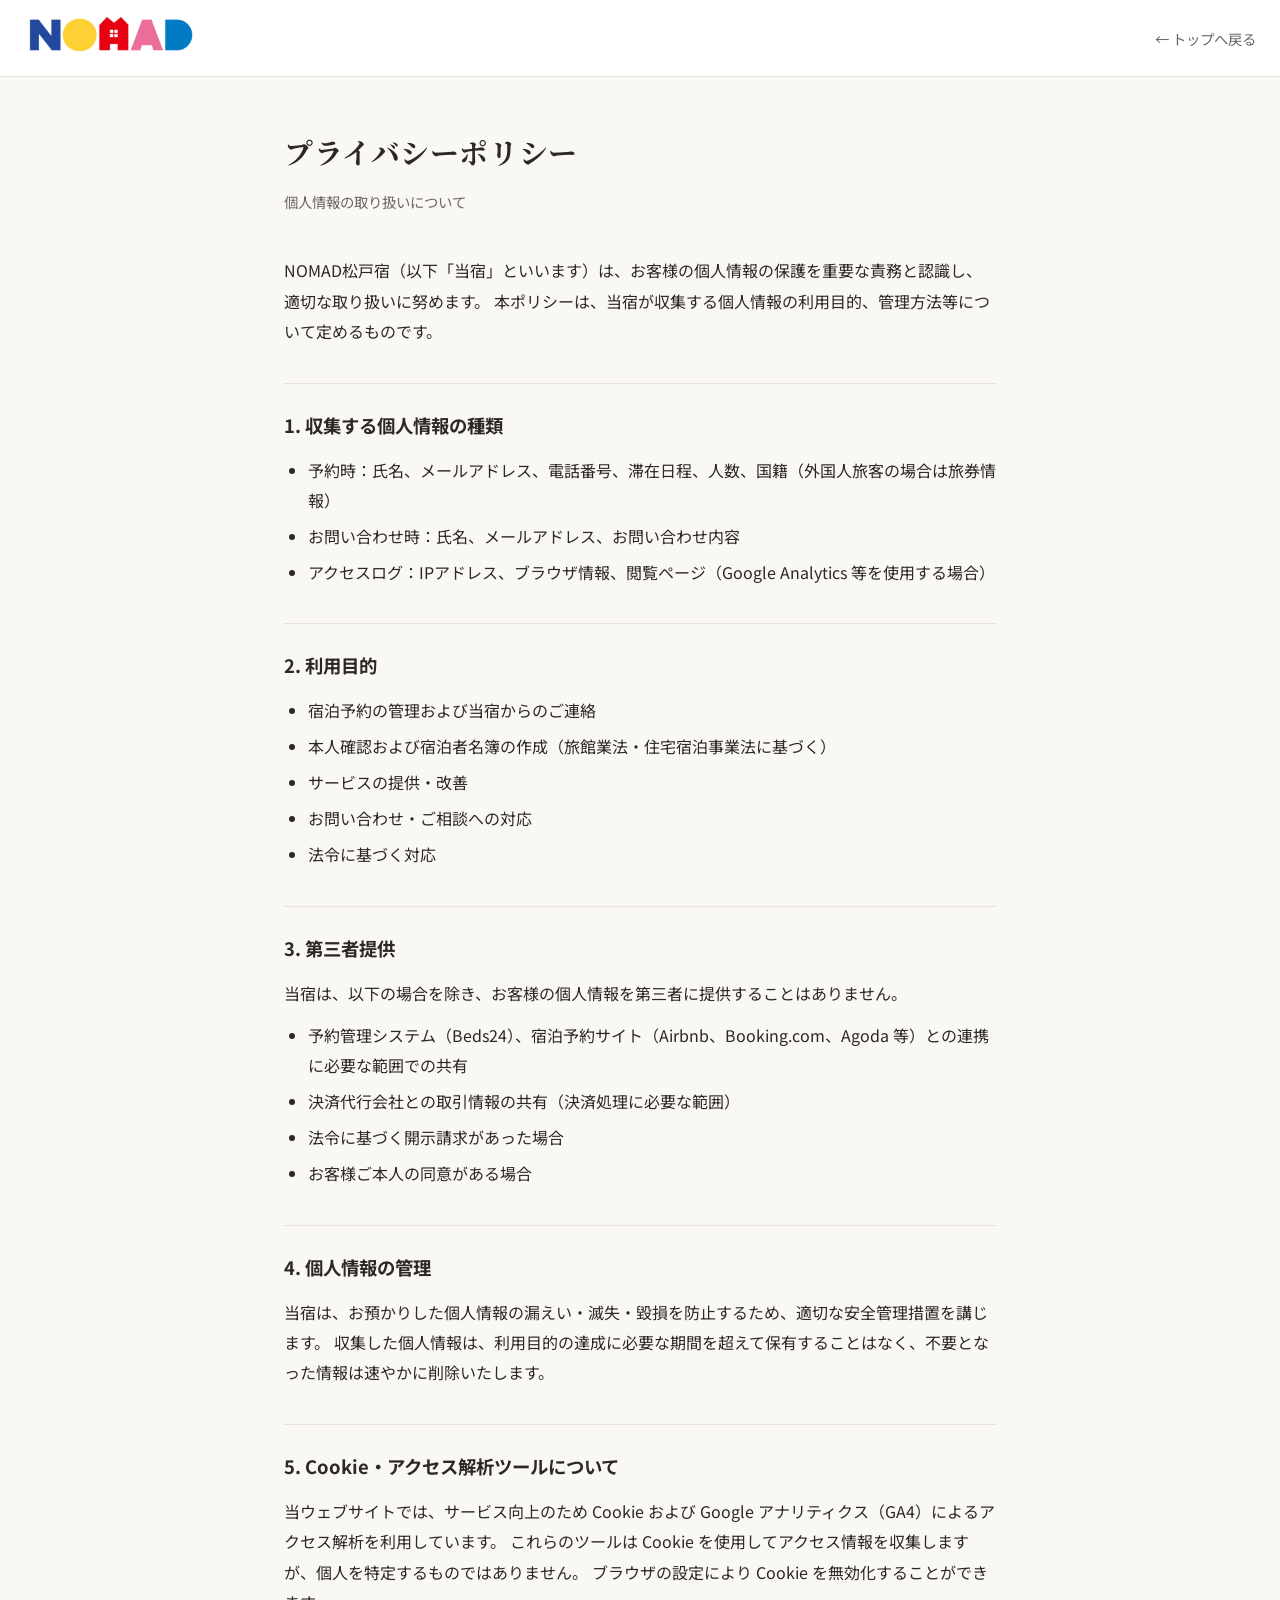
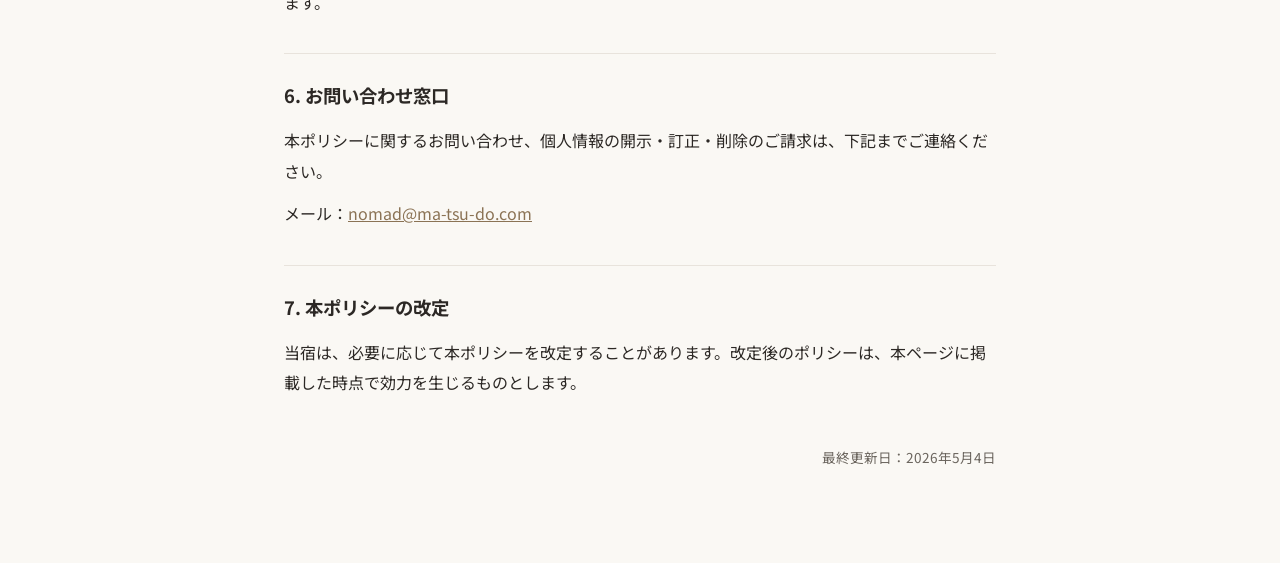
<file: privacy.html>
<!DOCTYPE html>
<html lang="ja">
<head>
  <meta charset="UTF-8">
  <meta name="viewport" content="width=device-width, initial-scale=1.0">
  <meta name="robots" content="index, follow">
  <title>プライバシーポリシー | NOMAD松戸宿</title>
  <meta name="description" content="NOMAD松戸宿のプライバシーポリシー。個人情報の収集・利用・第三者提供等について。">
  <link rel="preconnect" href="https://fonts.googleapis.com">
  <link rel="preconnect" href="https://fonts.gstatic.com" crossorigin>
  <link href="https://fonts.googleapis.com/css2?family=Noto+Sans+JP:wght@300;400;500;700&family=Noto+Serif+JP:wght@400;700&display=swap" rel="stylesheet">
  <style>
    :root {
      --bg: #faf8f4;
      --text: #2c2825;
      --text-muted: #6b655e;
      --accent: #8b7355;
      --border: #e8e3dc;
    }
    * { box-sizing: border-box; margin: 0; padding: 0; }
    body {
      font-family: 'Noto Sans JP', sans-serif;
      background: var(--bg);
      color: var(--text);
      line-height: 1.9;
      font-size: 16px;
    }
    .page-header {
      background: #fff;
      border-bottom: 1px solid var(--border);
      padding: 1rem 1.5rem;
      display: flex;
      justify-content: space-between;
      align-items: center;
      position: sticky;
      top: 0;
      z-index: 10;
    }
    .page-header img { height: 36px; width: auto; }
    .page-header a.back-link {
      color: var(--text-muted);
      text-decoration: none;
      font-size: 0.9rem;
      transition: color 0.2s;
    }
    .page-header a.back-link:hover { color: var(--accent); }
    .container {
      max-width: 760px;
      margin: 0 auto;
      padding: 3rem 1.5rem 5rem;
    }
    h1 {
      font-family: 'Noto Serif JP', serif;
      font-size: 1.8rem;
      font-weight: 700;
      margin-bottom: 0.5rem;
      letter-spacing: 0.02em;
    }
    .subtitle {
      color: var(--text-muted);
      font-size: 0.9rem;
      margin-bottom: 2.5rem;
    }
    .intro {
      margin-bottom: 2rem;
      color: var(--text);
    }
    section {
      margin-top: 2.25rem;
      padding-top: 1.5rem;
      border-top: 1px solid var(--border);
    }
    h2 {
      font-size: 1.15rem;
      font-weight: 700;
      margin-bottom: 0.75rem;
      color: var(--text);
    }
    p { margin-bottom: 0.75rem; }
    ul {
      list-style: disc;
      padding-left: 1.5rem;
      margin-bottom: 0.75rem;
    }
    ul li { margin-bottom: 0.35rem; }
    a { color: var(--accent); }
    .updated {
      margin-top: 3rem;
      color: var(--text-muted);
      font-size: 0.85rem;
      text-align: right;
    }
    @media (max-width: 600px) {
      h1 { font-size: 1.5rem; }
      .container { padding: 2rem 1.25rem 4rem; }
    }
  </style>
  <!-- Google tag (gtag.js) -->
  <script async src="https://www.googletagmanager.com/gtag/js?id=G-TQQF6RS5KN"></script>
  <script>
    window.dataLayer = window.dataLayer || [];
    function gtag(){dataLayer.push(arguments);}
    gtag('js', new Date());
    gtag('config', 'G-TQQF6RS5KN');
  </script>
</head>
<body>
  <header class="page-header">
    <a href="index.html"><img src="img/nomadlogo.png" alt="NOMAD松戸宿"></a>
    <a href="index.html" class="back-link">← トップへ戻る</a>
  </header>

  <main class="container">
    <h1>プライバシーポリシー</h1>
    <p class="subtitle">個人情報の取り扱いについて</p>

    <p class="intro">
      NOMAD松戸宿（以下「当宿」といいます）は、お客様の個人情報の保護を重要な責務と認識し、適切な取り扱いに努めます。
      本ポリシーは、当宿が収集する個人情報の利用目的、管理方法等について定めるものです。
    </p>

    <section>
      <h2>1. 収集する個人情報の種類</h2>
      <ul>
        <li>予約時：氏名、メールアドレス、電話番号、滞在日程、人数、国籍（外国人旅客の場合は旅券情報）</li>
        <li>お問い合わせ時：氏名、メールアドレス、お問い合わせ内容</li>
        <li>アクセスログ：IPアドレス、ブラウザ情報、閲覧ページ（Google Analytics 等を使用する場合）</li>
      </ul>
    </section>

    <section>
      <h2>2. 利用目的</h2>
      <ul>
        <li>宿泊予約の管理および当宿からのご連絡</li>
        <li>本人確認および宿泊者名簿の作成（旅館業法・住宅宿泊事業法に基づく）</li>
        <li>サービスの提供・改善</li>
        <li>お問い合わせ・ご相談への対応</li>
        <li>法令に基づく対応</li>
      </ul>
    </section>

    <section>
      <h2>3. 第三者提供</h2>
      <p>当宿は、以下の場合を除き、お客様の個人情報を第三者に提供することはありません。</p>
      <ul>
        <li>予約管理システム（Beds24）、宿泊予約サイト（Airbnb、Booking.com、Agoda 等）との連携に必要な範囲での共有</li>
        <li>決済代行会社との取引情報の共有（決済処理に必要な範囲）</li>
        <li>法令に基づく開示請求があった場合</li>
        <li>お客様ご本人の同意がある場合</li>
      </ul>
    </section>

    <section>
      <h2>4. 個人情報の管理</h2>
      <p>
        当宿は、お預かりした個人情報の漏えい・滅失・毀損を防止するため、適切な安全管理措置を講じます。
        収集した個人情報は、利用目的の達成に必要な期間を超えて保有することはなく、不要となった情報は速やかに削除いたします。
      </p>
    </section>

    <section>
      <h2>5. Cookie・アクセス解析ツールについて</h2>
      <p>
        当ウェブサイトでは、サービス向上のため Cookie および Google アナリティクス（GA4）によるアクセス解析を利用しています。
        これらのツールは Cookie を使用してアクセス情報を収集しますが、個人を特定するものではありません。
        ブラウザの設定により Cookie を無効化することができます。
      </p>
    </section>

    <section>
      <h2>6. お問い合わせ窓口</h2>
      <p>
        本ポリシーに関するお問い合わせ、個人情報の開示・訂正・削除のご請求は、下記までご連絡ください。
      </p>
      <p>
        メール：<a href="mailto:nomad@ma-tsu-do.com">nomad@ma-tsu-do.com</a>
      </p>
    </section>

    <section>
      <h2>7. 本ポリシーの改定</h2>
      <p>
        当宿は、必要に応じて本ポリシーを改定することがあります。改定後のポリシーは、本ページに掲載した時点で効力を生じるものとします。
      </p>
    </section>

    <p class="updated">最終更新日：2026年5月4日</p>
  </main>
</body>
</html>
</file>
